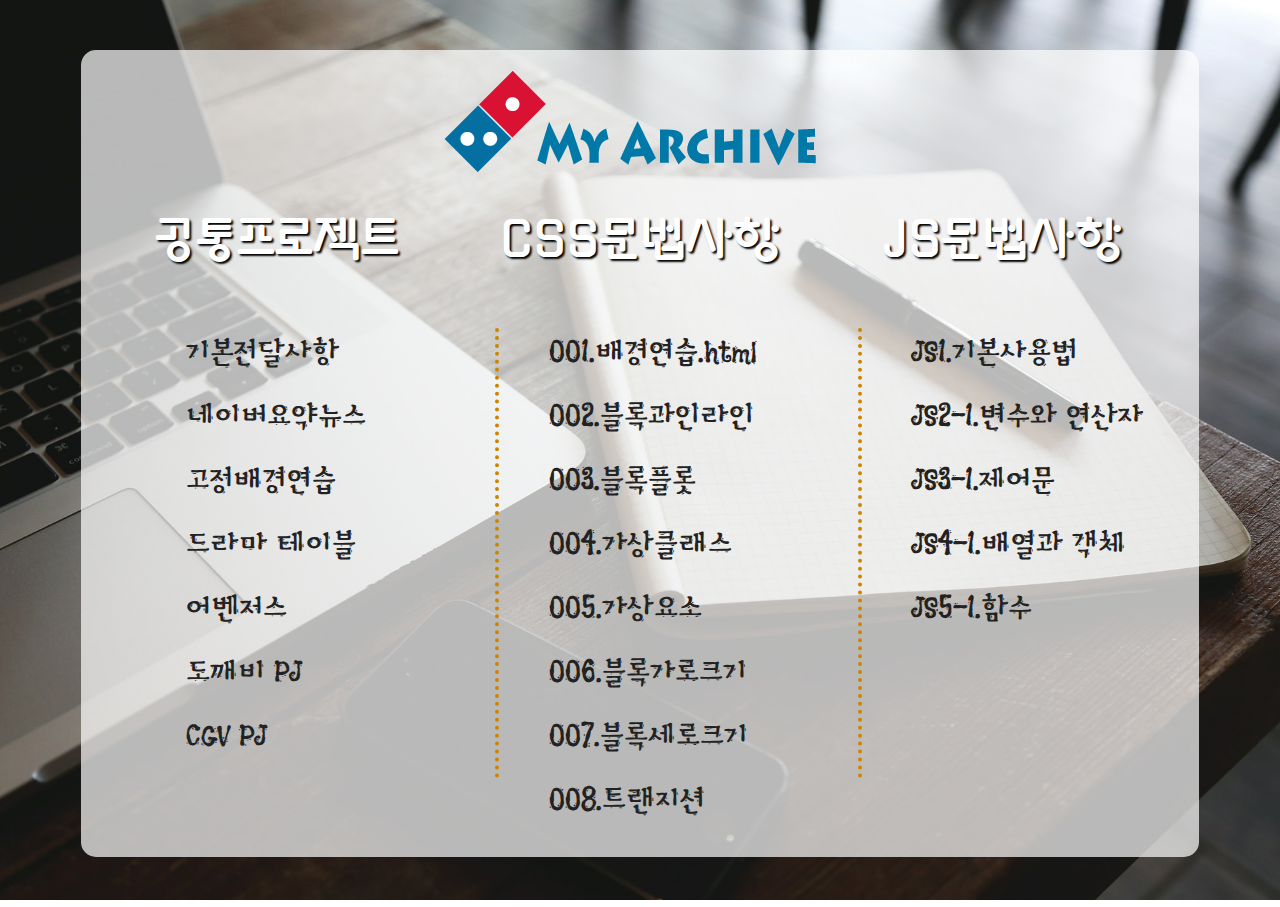
<file: index.html>
<!DOCTYPE html>
<html lang="ko">
<head>
    <meta charset="UTF-8">
    <title>나의 아카이브 페이지</title>
    <style>
        @import url('https://fonts.googleapis.com/css2?family=Black+And+White+Picture&family=Gugi&display=swap');

        /*             
                font-family: 'Black And White Picture', sans-serif;
                font-family: 'Gugi', sans-serif;
            */

        html,
        body,
        h1,
        h2 {
            margin: 0;
            padding: 0;
        }

        html,
        body {
            overflow-x: hidden;
        }

        body {
            background: url(./imgs/worksbg.jpg) no-repeat fixed center/cover;
        }

        /* 초기화 */
        ul {
            margin: 0;
            padding: 0;
            list-style: none;
        }

        a {
            color: #222;
            text-decoration: none;
        }

        .wrap {
            width: 1200px;
            max-width: 85%;
            background-color: rgba(255, 255, 255, 0.7);
            margin: 0 auto;
            margin-top: 50px;
            margin-bottom: 50px;
            border-radius: 15px;
            padding: 15px;
            white-space: nowrap;
        }

        .tit {
            text-align: center;
        }

        .tit img {
            max-width: 80%;
            /* 이미지 크기의 80%보다 작아질때 최대 80%크기유지!
            이 사이즈 보다 크면 원래 이미지 사이즈를 유지함! */
        }

        /* 프로젝트 박스 */
        .pbx {
            display: flex;
            /* 자식 블록요소를 옆으로 흐르게함! */
        }

        .pbx>div {
            position: relative;
            flex: 1;
            /* 부모가 flex인 자식을 등분할시 설정값은 1 */
            padding: 10px;
        }

        .pbx h2 {
            font-family: 'Gugi', sans-serif;
            color: #fff;
            font-weight: normal;
            text-shadow: 2px 2px 2px #000;
            font-size: 3rem;
            text-align: center;
        }

        .pbx ul {
            padding-top: 50px;
        }

        .pbx ul li {
            padding-left: 5rem;
        }

        .pbx>div+div::before {
            content: '';
            position: absolute;
            width: 1px;
            height: 70%;
            top: 20%;
            left: 10%;
            border-left: 4px dotted rgb(204, 133, 0);

        }

        .pbx a {
            font-family: 'Black And White Picture', sans-serif;
            font-size: 2rem;
            line-height: 2;
        }

        .pbx a:hover {
            color: rgb(251, 123, 48);
            text-decoration: overline;
        }

        /* 미디어쿼리 - 1000px이하 */
        @media screen and (max-width:1000px) {

            .pbx {
                flex-direction: column;
                /* 레이아웃 진행방향 세로! */
                text-align: center;
            }

            .pbx>div+div::before {
                width: 60%;
                height: 1px;
                top: -10px;
                left: 20%;
                border-left: none;
                border-bottom: 4px dotted rgb(204, 133, 0);


            }

            .pbx>div:last-child {
                margin-top: 50px;
            }

            .pbx ul li {
                padding-left: 0;
            }

            .pbx a {
                font-size: 7vmin;
            }

            .pbx h2 {
                font-size: 8vmin;
            }
        }

        /* 1000px이하 */
    </style>
</head>
<body><div class="wrap">
    <h1 class="tit">
        <img src="imgs/mylogo_14.png" alt="아카이브로고">
    </h1>

    <div class="pbx">
        <!-- 공통프로젝트 -->
        <div>
            <h2>공통프로젝트</h2>
            <ul>
                <li>
                    <a href="001.HTML학습/01.Info_PJ/info.html" target="_blank">
                        기본전달사항
                    </a>
                </li>
                <li>
                    <a href="001.HTML학습/01.Info_PJ/index.html" target="_blank">
                        네이버요약뉴스
                    </a>
                </li>
                <li>
                    <a href="001.HTML학습/04.Robot_PJ/fixedBG.html" target="_blank">
                        고정배경연습
                    </a>
                </li>
                <li>
                    <a href="001.HTML학습/02.Drama_PJ/drama1.html" target="_blank">
                        드라마 테이블
                    </a>
                </li>
                <li>
                    <a href="001.HTML학습/04.Robot_PJ/avengers.html" target="_blank">
                        어벤저스
                    </a>
                </li>
                <li>
                    <a href="001.HTML학습/03.DKB_PJ_v2/" target="_blank">
                        도깨비 PJ
                    </a>
                </li>
                <li>
                    <a href="001.HTML학습/07.CGV_PJ/003.site_v2/intro.html" target="_blank">
                        CGV PJ
                    </a>
                </li>
            </ul>
        </div>
        <!-- CSS문법사항 -->
        <div>
            <h2>CSS문법사항</h2>
            <ul>
                <li>
                    <a href="002.CSS학습/001.배경연습.html" target="_blank">
                        001.배경연습.html
                    </a>
                </li>
                <li>
                    <a href="002.CSS학습/002.블록과인라인.html" target="_blank">
                        002.블록과인라인
                    </a>
                </li>
                <li>
                    <a href="002.CSS학습/003.블록플롯.html" target="_blank">
                        003.블록플롯
                    </a>
                </li>
                <li>
                    <a href="002.CSS학습/004.가상클래스.html" target="_blank">
                        004.가상클래스
                    </a>
                </li>
                <li>
                    <a href="002.CSS학습/005.가상요소.html" target="_blank">
                        005.가상요소
                    </a>
                </li>
                <li>
                    <a href="002.CSS학습/006.블록가로크기.html" target="_blank">
                        006.블록가로크기
                    </a>
                </li>
                <li>
                    <a href="002.CSS학습/007.블록세로크기.html" target="_blank">
                        007.블록세로크기
                    </a>
                </li>
                <li>
                    <a href="002.CSS학습/008.트랜지션.html" target="_blank">
                        008.트랜지션
                    </a>
                </li>
            </ul>
        </div>
        <!-- JS문법사항 -->
        <div>
            <h2>JS문법사항</h2>
            <ul>
                <li>
                    <a href="003.JS학습/JS1.기본사용법.html" target="_blank">
                        JS1.기본사용법
                    </a>
                </li>
                <li>
                    <a href="003.JS학습/JS2-1.변수와연산자.html" target="_blank">
                        JS2-1.변수와 연산자
                    </a>
                </li>
                <li>
                    <a href="003.JS학습/JS3-1.제어문.html" target="_blank">
                        JS3-1.제어문
                    </a>
                </li>
                <li>
                    <a href="003.JS학습/JS4-1.배열과객체.html" target="_blank">
                        JS4-1.배열과 객체
                    </a>
                </li>
                <li>
                    <a href="003.JS학습/JS5-1.함수.html" target="_blank">
                        JS5-1.함수
                    </a>
                </li>
            </ul>
        </div>
    </div>
</div></body>
</html>
</file>
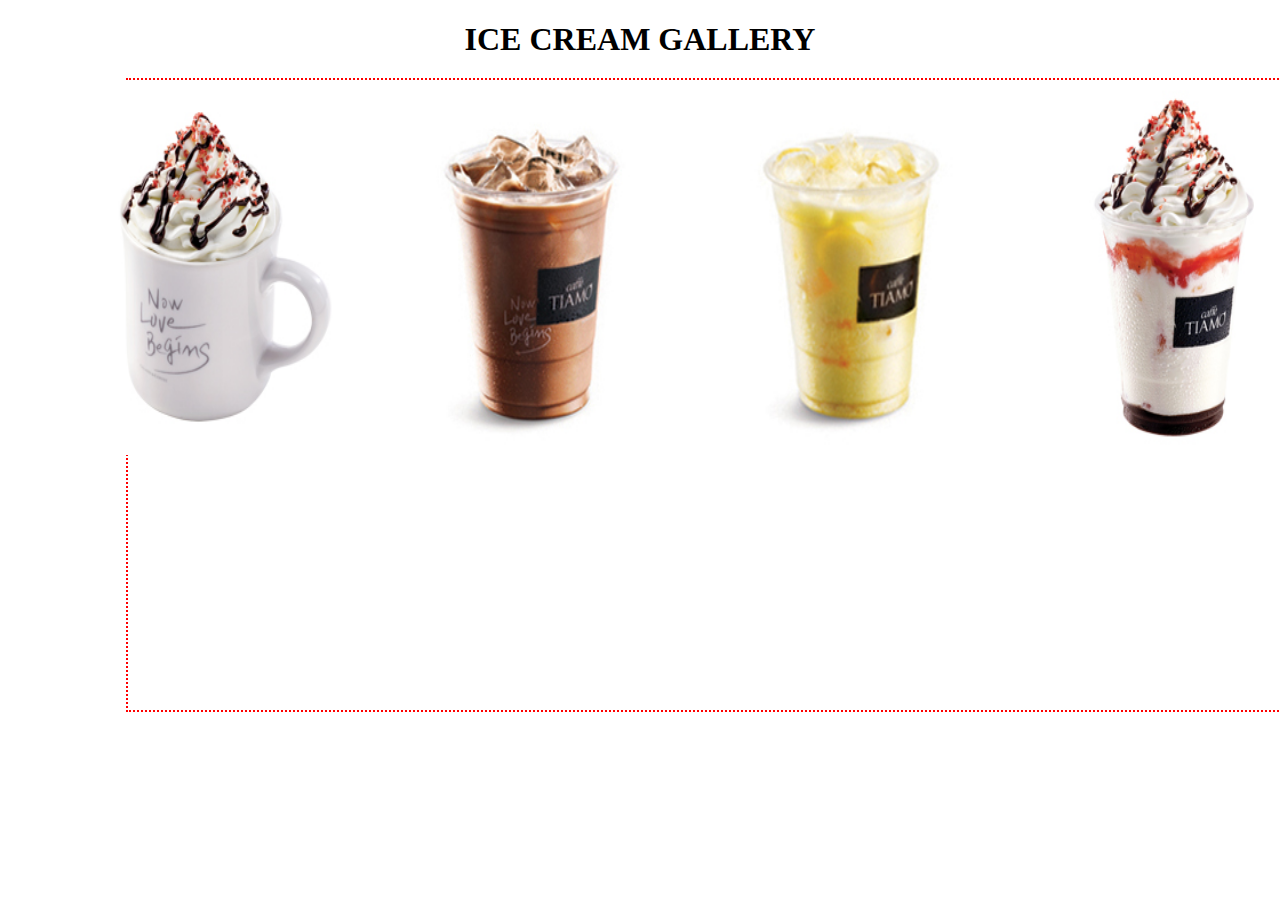
<file: 999.코드테스트/index.html>
<!DOCTYPE HTML>
<html>

<head>
    <meta charset="utf-8">
    <title>무한이동</title>
    <style>
        html,
        body {
            padding: 0;
            margin: 0;
            width: 100%;
            height: 100%;
        }

        body {
            overflow: hidden;
        }

        ul {
            padding: 0;
            margin: 0;
            list-style: none;
        }




        /*움직일 갤러리 화면크기의 부모박스*/
        #handle {
            position: relative;
            left: 10%;
            /* 테스트시 left밀기 */
            height: 70%;
            width: 100%;
            /* overflow: hidden; */
            outline: 2px dotted red;

        }

        /*움직일박스*/
        #move {
            position: relative;
            height: 100%;
        }

        #move img {
            position: relative;
            width: 320px;
            height: 375px;
        }

        /*플렉스박스!*/
        #move>ul {
            display: flex;
        }


        h1 {
            text-align: center;
        }
    </style>

    <script>
        window.addEventListener("load", () => {

            // 움직일 대상
            let tg = document.querySelector("#move");
            // 하위 ul 
            let wlst = tg.querySelector("ul");
            // 이동수치변수
            let num = 0;

            function mymv() {



                tg.style.left = num + "px";

                // 이미지 하나당 크기보다 작아지면
                if (num < -320) {

                    // 하위 li 갱신하기
                    let lst = wlst.querySelectorAll("li");
                    // 맨앞요소 맨뒤로
                    wlst.appendChild(lst[0]);
                    // 수치값 초기화!
                    num = 0;
                }

                num--; // 1씩감소

                // 재귀호출
                setTimeout(mymv, 10);
            } /////// mymv 함수 /////////////

            // 최초호출
            mymv();

        }); ///////// load ///////////////////
    </script>


</head>

<body>

    <h1 class="dselect">ICE CREAM GALLERY</h1>
    <div id="handle">
        <div id="move">
            <ul class="dselect">
                <li><img src="images/1.jpg" alt="items"></li>
                <li><img src="images/2.jpg" alt="items"></li>
                <li><img src="images/3.jpg" alt="items"></li>
                <li><img src="images/4.jpg" alt="items"></li>
                <li><img src="images/5.jpg" alt="items"></li>
                <li><img src="images/6.jpg" alt="items"></li>
                <li><img src="images/7.jpg" alt="items"></li>
                <li><img src="images/8.jpg" alt="items"></li>
                <li><img src="images/9.jpg" alt="items"></li>
                <li><img src="images/10.jpg" alt="items"></li>
                <li><img src="images/11.jpg" alt="items"></li>
                <li><img src="images/12.jpg" alt="items"></li>
                <li><img src="images/13.jpg" alt="items"></li>
                <li><img src="images/14.jpg" alt="items"></li>
                <li><img src="images/15.png" alt="items"></li>
                <li><img src="images/16.png" alt="items"></li>
                <li><img src="images/17.png" alt="items"></li>
                <li><img src="images/18.jpg" alt="items"></li>
                <li><img src="images/19.jpg" alt="items"></li>
                <li><img src="images/20.png" alt="items"></li>
                <li><img src="images/21.png" alt="items"></li>
                <li><img src="images/22.png" alt="items"></li>
                <li><img src="images/23.jpg" alt="items"></li>
                <li><img src="images/24.jpg" alt="items"></li>
            </ul>
        </div>
    </div>

</body>

</html>
</file>
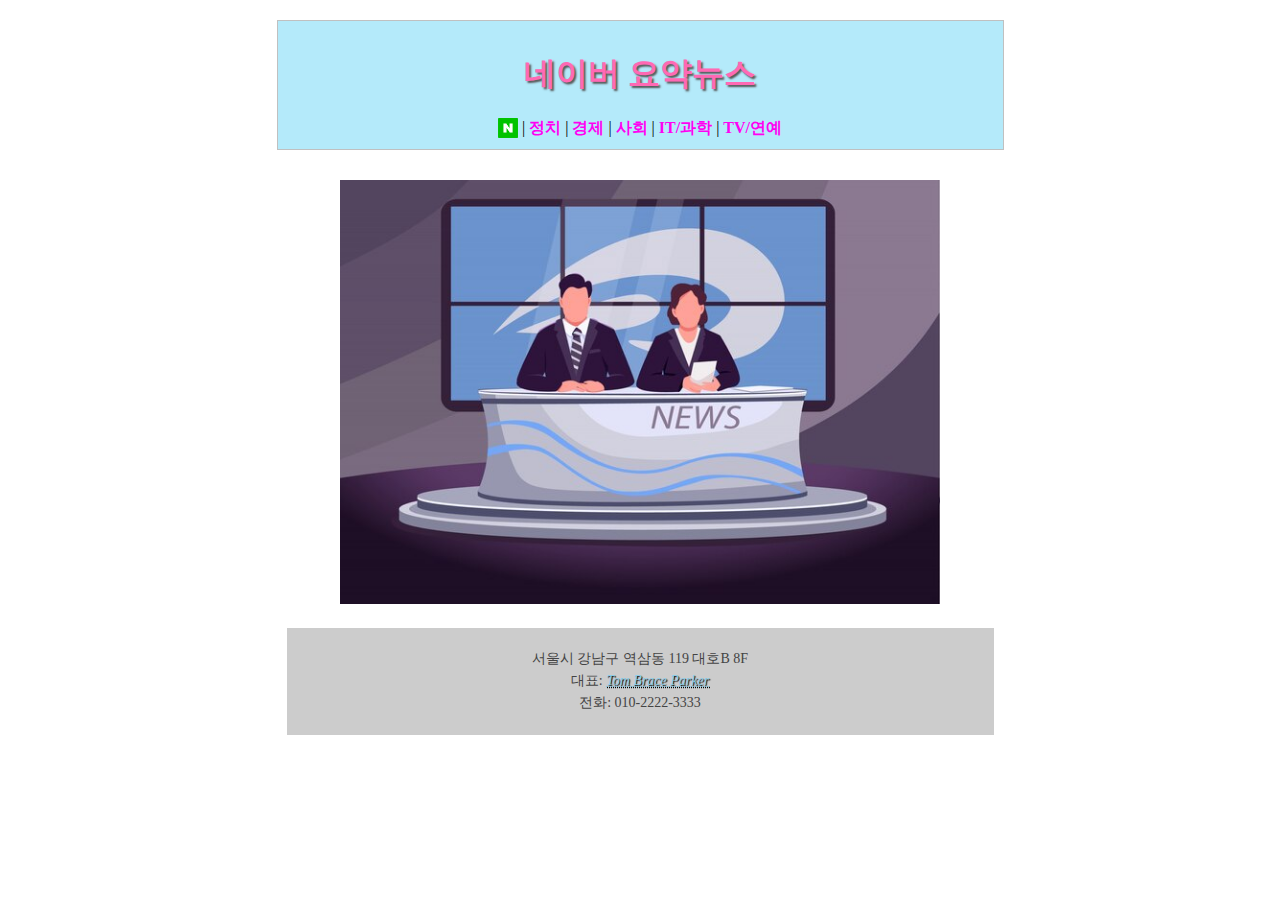
<file: 001.HTML학습/01.Info_PJ/index.html>
<!DOCTYPE html>
<html>
    <head>
        <title>네이버 요약뉴스</title>
        <meta charset="utf-8">
        <!-- 스타일시트 코딩구역 : 인터널방식 -->
        <style>
            /* 스타일시트를 사용하는 영역 */
            /* CSS문법만 쓸 수 있음! */
            /* 
                기본 사용법:

                선택자 {
                    속성명:값;
                }

                - 선택자: 태그명, 아이디명, 클래스명 등
                - 속성명: 각 요소를 구성하는 상세속성들
                - 값: 각 속성에서 사용할 수 있는 값들

                [ CSS 선택자 ]
                1. 타입선택자 : 요소명 (예:h1/a/p/div)
                2. 자손선택자 : 띄어쓰기 (예: h1 a)
                3. 아이디선택자 : # (예: #my)
                4. 클래스선택자 : . (예: .you)
                5. 직계자식선택자: > (예: div>a)
                6. 그룹선택자: , (예: p,div)
                7. 종속선택자: 태그명+아이디/클래스명
                    (예: header#top)
                8. 속성선택자: [] (예: a[href=#])
                9. 형제선택자: + (예: li+li)
                10. 다중형제선택자: ~ (틸드)
                    (예: li:nth-child(4)~li)

                [ 요소의 박스모델 ] - 네모난세상!
                - 네모의 구성요소는?
                1. 가로크기 : width
                2. 세로크기 : height
                3. 경계선 : border
                4. 안쪽여백 : padding
                5. 바깥여백 : margin
            */

            /* 공통클래스 */
            /* box center의 의미로 이름지음! 자기맘! */
            .bxc{
                width: 727px;
                /* 가로크기 */
                margin: 0 auto;
                /* 마영오! 블록박스 중앙! */
                padding: 10px;
                /* 패딩 */
                box-sizing: border-box;
                /* 크기유지 */
                text-align: center;
                /* 내부컨텐츠 인라인 중앙 */
            }
            /* 다중클래스 적용연습 */

            /* 글자색,글자그림자 클래스 */
            .fc{ 
                color: skyblue;
                text-shadow: 1px 1px 1px #000;
            }
            /* 밑줄 */
            .fu{
                text-decoration: underline;
                /* 밑줄 */
                text-decoration-style: dotted;
                /* 데코레이션 선 스타일 - 점선 */
            }
            
            /* 1. 상단영역 */
            header{
                /* 블록박스 셋팅 */
                width: 727px;
                /* height: 200px; */
                border: 1px solid silver;
                padding: 10px;
                margin: 20px auto;

                /* 블록박스 중앙정렬!
                    margin: 0 auto;
                    마영오! 씨

                    margin: 값; (4방향)
                    margin: 값 값; (위아래 양쪽)
                    margin: 값 값 값; (위 양쪽 아래)
                    margin: 값 값 값 값; (위 오른 아래 왼) -> 시계방향

                    -> padding도 위와 같음!

                    개별설정은
                    margin-top, margin-bottom
                    margin-left, margin-right

                    -> padding도 위와 같음!


                */
                /* 
                    width나 height크기를 안주면
                    기본값 auto다!
                    블록박스인 경우 width는 부모끝까지
                    차지하고 height는 내용만큼 늘어남!
                */

                /* 내부의 텍스트/인라인요소 중앙정렬 */
                text-align: center;

                /* 배경색 주기 */
                background-color: #b4eafa;

                /* 보더, 패딩 사이즈 내부에 포함시키기 */
                box-sizing: border-box;/* 젠 bxb */
                /* 원래는 보더와 패딩만큼 커지는게 기본
                속성이지만 이것을 내부에 포함시키는
                속성은 위와 같다! 
                기본값은 content-box */
            }

            /* 띄어쓰기는 자손선택자! */
            /* 아이디가 top인 요소의 자손 중 h1선택 */
            #top h1{
                /* 글자색 */
                color: hotpink;
                /* 글자그림자 */
                text-shadow: 2px 2px 2px #555;
            }

            /* 메뉴 */
            .gnb a{
                color: #ff01f2;
                /* 밑줄없앰 */
                text-decoration: none;/* 젠tdn */
                /* text-decoration 속성
                    - underline 밑줄
                    - overline 윗줄
                    - linethrough 중간줄
                    - none 없음
                */
                /* 글자 두껍게 */
                font-weight: bold;/* 젠fwb */
                /* font-weight 속성
                    - bold 두껍게
                    - bolder 더두껍게
                    - lighter 얇게
                    - 100~900
                    (기본적으로 글자체가 지원해야됨!)
                */
            }

            /* 메뉴 a에 마우스 오버시 */
            /* 선택자:hover -> 마우스 오버시 가상클래스 */
            .gnb>a:hover{
                text-decoration: overline;/* 밋tdo */
            }


            /* 로고이미지 */
            /* nav태그인데 클래스가 gnb인 요소 아래 자손중 img요소 선택 */
            nav.gnb img{
                /* 인라인요소가 세로정렬 */
                vertical-align: -5px;/* 젠va */
                /* 
                    값은 수치로 줄 수 있고
                    top, middle, bottom, baseline 등 있음
                */
            }

            /* 하단 주소 */
            footer#info address {
                background-color: #ccc;
                padding: 20px;
                font-style: normal;
                /* 글자 스타일 
                - italic 이탤릭체
                - normal 특징없음 */
                color: #444;
                font-size: 14px;
                /* 글자크기
                - 기본크기는 16px
                12pt=16px (이육사) */
                line-height: 1.6;
                /* 줄간격
                - 단위없이 사용하면 글자크기배수
                - px, em 등 여러가지 단위사용가능 */
            }

            /* 영문이름만 이탤릭체 */
            #info span{
                font-style: italic;
            }


        </style>

    </head>
    <body>
        <!-- 1. 상단영역 -->
        <header id="top">
            <!-- 1-1. 제목 -->
            <h1>네이버 요약뉴스</h1>
            <!-- 1-2. 메뉴 -->
            <nav class="gnb">
                <a href="index.html" title="메인페이지 가기">
                    <img src="images/logo.png" alt="네이버로고" style="width: 20px;">
                </a> | 
                <a href="sub1.html">정치</a> | 
                <a href="sub2.html">경제</a> | 
                <a href="sub3.html">사회</a> | 
                <a href="sub4.html">IT/과학</a> | 
                <a href="sub5.html">TV/연예</a>

            </nav>
        </header>
        <!-- 2. 메인영역 -->
        <main id="cont" class="bxc">
            <!-- 메인이미지 -->
            <img src="images/main.jpg" alt="뉴스메인이미지" title="요약뉴스 보고싶다!" style="width: 600px;">
        </main>
        <!-- 3. 하단영역 -->
        <footer id="info" class="bxc">
            <!-- 회사주소 및 정보 -->
            <address>
                서울시 강남구 역삼동 119 대호B 8F <br>
                대표: <span class="fc fu">Tom Brace Parker</span> <br>
                전화: 010-2222-3333
            </address>
        </footer>

        <!-- 
            [ html 요소들 ]

            1. div : 컨텐츠 구분박스
             (divide,division)
             -> 옆에 아무것도 못옴->블록박스

            2. div의 형제들 소개!!
            -> 어떤 부분인지 알 수 있도록
            태그에 의미가 있다->>>> 시멘틱태그
            (1) header - 상단영역
            (2) footer - 하단영역
            (3) main - 메인영역(한페이지에 한번만!)
            (4) nav - 네비게이션 메뉴
            (5) aside - 부수적인 내용
            (6) section - 내용 구분을 위한 영역
            (7) article - 독립적인 내용을 구분하는 영역
                (보통 article이나 section은 
                w3c heading태그를 내용으로 쓸것을 권고함!) 

            3. img요소 : 이미지를 불러오는 요소
            - src 속성 - 이미지경로셋팅
            (source 줄임말)
            - alt 속성 - 이미지설명
            -> alt는 필수속성으로 웹접근성을 위한속성
            (웹접근성은 평등의 원칙으로 누구나 이미지의
             경우 이미지 설명을 들어볼 수 있게함!-
              스크린리더기에서 이것을 읽어줌~!)

            4. address 요소 : 주소나 대표자,전화번호 등을 담는 요소
            -> 태그명이 "주소"라는 뜻이 있으므로
             시멘틱!하다! (의미가 있다!)

            5. span 요소 : 인라인요소 범위지정
            -> span은 '범위'라는 의미의 단어
            _______________________________

            [ 요소 공통 속성 - 어느요소나 쓸 수 있음! ]

            1. style 속성 - css 셋팅을 해주는 인라인속성
                -> 값은 아래와 같이 셋팅함
                style="속성명:값;속성명:값;"
                _________________________
                :콜론, ;세미콜론 잘 구분하자!


            2. title 속성 - 툴팁을 띄워주는 속성

            _______________________________

            [ html 요소 이름 ]
            1. id명: 요소를 구분해주는 이름(유일함!) 
            2. class명: 요소를 공통적으로 구분하는 이름
            -> 클래스는 한 요소에 여러개 적용가능함!
            (띄어쓰기로 구분함!)
            예) 
            <h1 id="my" class="rbb coo ytt">하하</h1>

         -->
    </body>
</html>
</file>
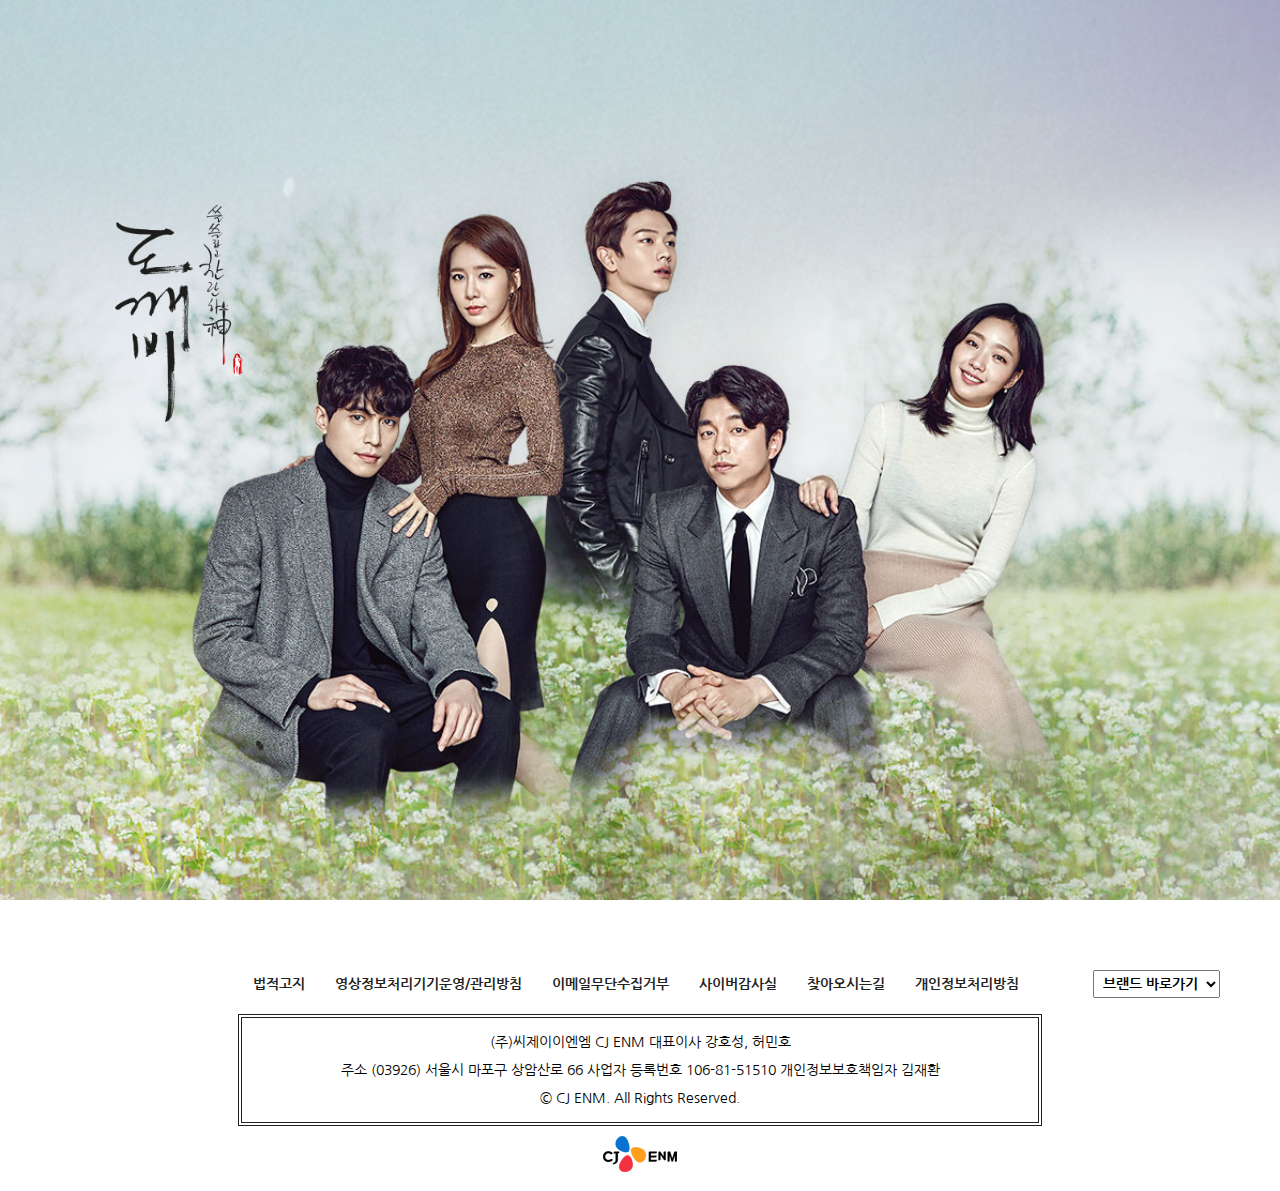
<file: 001.HTML학습/03.DKB_PJ/index.html>
<!DOCTYPE html>
<html>

<head>
    <meta charset="utf-8">
    <!-- 메타태그 뷰포트 필수! -->
    <meta name="viewport" content="width=device-width, initial-scale=1.0">
    <!-- meta태그에 사이트 설명넣기 -->
    <meta name="description" content="드라마 도깨비의 캐릭터를 소개하는 tvN 서브소개 페이지입니다!">
    <title>
        쓸쓸하고 찬란하신(神) 도깨비
    </title>
    <link rel="stylesheet" href="css/main.css">
    <!-- 미디어쿼리 CSS -->
    <link rel="stylesheet" href="css/media.css">
    <!-- 자바스크립트 구역 -->
    <script>
        // JS 주석1
        /* JS 주석2 */
        // JS 코드 저장공간 -> 함수(호출시에만 실행!)

        // 함수는 키워드 function 을 사용함!
        // 함수형식: function 함수명(){코드}

        function 바꿔(){

            // 1. 함수호출확인 : 경고창 띄우기
            // alert("나야나!");

            // 2. 변경대상선정 : .top
            // 변수에 대상을 담자!
            // 변수는 데이터가 사는 곳!
            // 여기를 봐!!! var
            // JS에서 점(.)은 하위요소로 내려감!
            // 우주.은하계.태양계.지구.대한민국.강남구.그린
            // JS는 명령문 끝에 세미콜론(;)을 쓴다!
            // JS에서 이퀄(=)은 오른쪽 데이터가 왼쪽에 들어감!
            // 이것을 '할당'이라고 함!
            var 대상 = 
            document.getElementsByClassName("top").item(0);
            // 문서 탐색하기!
            // (1) html문서 전체 -> document
            // (2) 문서내용 중 아이디요소 -> get Element
            //                              가져와 요소
            //                              By Id
            //                              아이디로!
            // -----> getElementById(아이디명)
            // (3) 문서내용 중 클래스요소 -> get Elements
            //                              가져와 요소들
            //                              By ClassName
            //                              클래스로!
            // -----> getElementByClassName(클래스명)
            // 주의! 클래스는 여러개 사용하는 것이므로
            // 무조건 순번으로 선택함! 첫번째는 0번!
            // ------> getElementByClassName(클래스명).item(0)
            // item(순번) -> 여러개 요소중 몇번째 순번 선택!

            // 3. 대상에게 클래스 넣기!
            대상.classList.toggle("on");
            /************************************** 
                [ 요소에 클래스를 넣고 빼는 객체 ]

                classList 객체

                (1) add 메서드 : 
                    add(클래스명) - 클래스넣기
                (2) remove 메서드 : 
                    remove(클래스명) - 클래스빼기
                (3) toggle 메서드 : 
                    toggle(클래스명) - 클래스넣기/빼기
                    -> 해당클래스가 없으면 넣고
                        있으면 제거함!

                    toggle(토글)은 하나가 2개이상의 기능을
                    할때 부르는 단어임!
                ____________________________________
                - 객체는 미리 만들어진 프로그램 단위체
                - 메서드는 객체안에 만들어진 함수
                - 함수는 명령어 집합

            **************************************/

        } //////// 바꿔 함수 ////////
    </script>
</head>

<body class="scbar">
    <!-- 레이아웃: 기본적으로 이중박스구조
        1. 겉박스 : width가 auto인 끝까지 가는 블록박스
        2. 속박스 : width가 특정 px을 가지는 중앙정렬 블록박스
    -->

    <!-- 1. 상단영역 -->
    <div id="top">
        <header class="ibx top">
            <!-- 메인로고 -->
            <h1 id="logo">
                <img src="images/tvnlogo2.png" alt="tvN로고">
            </h1>
            <!-- sns메뉴 -->
            <div class="snsbx ibx">
                <nav class="sns">
                    <ul>
                        <li>
                            <a href="#">로그인</a>
                        </li>
                        <li>
                            <a href="#">회원가입</a>
                        </li>
                        <li>
                            <a href="#">
                                <span class="ir">
                                    트위터 바로가기
                                </span>
                            </a>
                        </li>
                        <li>
                            <a href="#">
                                <span class="ir">
                                    페이스북 바로가기
                                </span>
                            </a>
                        </li>
                        <li>
                            <a href="#">
                                <span class="ir">
                                    인스타그램 바로가기
                                </span>
                            </a>
                        </li>
                    </ul>
                </nav>
            </div>
            <!-- GNB메뉴 -->
            <nav class="gnb">
                <ul>
                    <li class="sm sm1">
                        <a href="#">프로그램소개</a>
                        <!-- 서브메뉴 -->
                        <div class="smenu">
                            <ol>
                                <li>
                                    <a href="#">프로그램 소개</a>
                                </li>
                                <li>
                                    <a href="#">인물소개</a>
                                </li>
                                <li>
                                    <a href="#">인물관계도</a>
                                </li>
                            </ol>
                        </div>
                    </li>
                    <li>
                        <a href="#">미리보기</a>
                    </li>
                    <li class="sm sm2">
                        <a href="#">동영상</a>
                        <!-- 서브메뉴 -->
                        <div class="smenu">
                            <ol>
                                <li>
                                    <a href="#">클립영상</a>
                                </li>
                                <li>
                                    <a href="#">다시보기</a>
                                </li>
                                <li>
                                    <a href="#">예고편</a>
                                </li>
                                <li>
                                    <a href="#">스페셜</a>
                                </li>
                            </ol>
                        </div>
                    </li>
                    <li class="sm sm3">
                        <a href="#">사진첩</a>
                        <!-- 서브메뉴 -->
                        <div class="smenu">
                            <ol>
                                <li>
                                    <a href="#">현장 포토</a>
                                </li>
                                <li>
                                    <a href="#">대표 포스터</a>
                                </li>
                            </ol>
                        </div>
                    </li>
                    <li>
                        <a href="#">OST</a>
                    </li>
                    <li>
                        <a href="#">시청자 게시판</a>
                    </li>
                </ul>
            </nav>
            <!-- 모바일용 햄버거버튼 : 햄버거모양(ㄷ한자키) -->
            <button class="ham" onclick="바꿔()"></button>
        </header>
    </div>
    <!-- 2. 메인영역 -->
    <div>
        <main class="ibx cont">
            <!-- 캐릭터박스 -->
            <div id="cbx">
                <!-- 1.공유캐릭터 -->
                <div class="cat">
                    <!-- 캐릭터이미지박스 -->
                    <div class="ci">
                        <!-- 캐릭터이미지 -->
                        <img src="./images/dc1.png" alt="공유">
                        <!-- 캐릭터이름이미지 -->
                        <span>
                            <img src="./images/d01.png" alt="진한이름">
                            <img src="./images/d011.png" alt="흐린이름">
                        </span>
                    </div>
                    <!-- 캐릭터설명박스 -->
                    <div class="cd scbar">
                        <!-- 캐릭터 타이틀 -->
                        <h3>도깨비(김신), 939세</h3>
                        <!-- 캐릭터 설명 -->
                        <p>백성들은 그를 신(神)이라고 불렀다. 시뻘건 피를 뒤집어쓴 채 푸르게 안광을 빛내며 적들을 베는 그는 문자 그대로의 무신(武神)이었으나, 자신이 지키던 주군의 칼날에
                            죽었다. 영웅으로 살다 역적으로 죽어가던 김신에게 천상의 존재는 상인지 벌인지 모를 늙지도 죽지도 않는 생을 주었고, 그로부터 935년 동안 도깨비로 살았다. 심장에
                            검을 꽂은 채로. </p>

                        <p>“오직 도깨비 신부만이 그 검을 뽑을 것이다.” 지독히 낭만적인 저주였다. 그래서 쉬울 줄 알았지만 그가 만난 어떤 여자도 검을 발견하지 못한 채 불멸을 살던 어느날.
                            자신을 도깨비 신부라고 소개하는 열아홉 살 소녀 은탁과 맞닥뜨린다. 그에게 도깨비 신부는 고통에서 벗어나 소멸할 수 있는 도구였다. 달리 말하면 은탁은 자신을 죽일
                            수 있는 유일무이한 무기였다. </p>

                        <p>죽고 싶게 괴로운 날은 은탁의 환심을 샀다가 아직 죽긴 일러 싶은 날은 멀리 했다가 하루에도 열 두 번씩 마음이 오락가락 했다. 은탁의 웃음에 그는 몇 번이나 어딘가를
                            돌아보고 싶은 마음에 사로잡혔다. 돌아서 한 번 더 보려는 것이 불멸의 삶인가, 너의 얼굴인가. 아, 너의 얼굴인 것 같다</p>
                    </div>
                </div>
                <!-- 2.김고은캐릭터 -->
                <div class="cat">
                    <!-- 캐릭터이미지박스 -->
                    <div class="ci">
                        <!-- 캐릭터이미지 -->
                        <img src="./images/dc2.png" alt="김고은">
                        <!-- 캐릭터이름이미지 -->
                        <span>
                            <img src="./images/d02.png" alt="진한이름">
                            <img src="./images/d022.png" alt="흐린이름">
                        </span>
                    </div>
                    <!-- 캐릭터설명박스 -->
                    <div class="cd scbar">
                        <h3>지은탁, 19세</h3>

                        <p>대한민국의 평범한 고3 수험생, 이고 싶지만 그녀의 인생은 태어날 때부터 평범하지 않았다. 어려서부터 다른 사람들 눈엔 보이지 않는 죽은 혼들이 보였고, 때문에 친구들
                            사이에선 늘 외톨이였다. 엄마 없는 하늘 아래 못된 이모와 이모를 꼭 닮은 이모 자식들의 모진 구박을 견디며 지낸 지 꼬박 십년. 온갖 불행 소스를 다 때려 넣은
                            잡탕 같은 이 인생이 어이가 없는 와중에, 도깨비를 만났다. 그리고 은탁은 도깨비 신부가 될 운명이란다. </p>

                        <p>미스터리 호러 가난물이었던 인생에 갑자기 판타지라는 이상한 장르가 끼었다. 촛불을 끄면 항상 도깨비가 나타났다. 호기심에 불러냈던 게 습관이 되고, 안 보면 보고
                            싶고, 도깨비를 기다리는 일은 아직 오지 않은 좋은 미래를 기다리는 것처럼 설렜다. 감정 기복이 심해서 성가실 때도 있지만, 가슴에 검이 꽂힌 채로 살면 그렇게
                            되겠거니 싶어 봐주기로 한다. 근데 그 검을 나보고 뽑아달란다. 그 말이 꼭 끝내자는 말처럼 아프다.</p>
                    </div>
                </div>
                <!-- 3.이동욱캐릭터 -->
                <div class="cat">
                    <!-- 캐릭터이미지박스 -->
                    <div class="ci">
                        <!-- 캐릭터이미지 -->
                        <img src="./images/dc3.png" alt="이동욱">
                        <!-- 캐릭터이름이미지 -->
                        <span>
                            <img src="./images/d03.png" alt="진한이름">
                            <img src="./images/d033.png" alt="흐린이름">
                        </span>
                    </div>
                    <!-- 캐릭터설명박스 -->
                    <div class="cd scbar">
                        <h3>저승사자, 30대 후반 추정</h3>

                        <p>죽는다는 건, 그와 선약이 생기는 거다. 누구나 그를 보면 놀란다. 처음엔 잘생겨서, 그 다음엔 내가 죽었구나 싶어서. 생의 마지막 순간에 마중 나오면서까지 저렇게
                            섹시할 필요가 있을까 싶다. 도깨비인 김신과 함께 살면서 하루에 열두 번씩 바뀌는 신의 변덕에 인내심이 한계를 느낄 때마다, 전생에 뭔 큰 죄를 짓긴 지었구나 싶지만
                            전생에 무엇이었는지, 인간이긴 했는지, 어떻게 저승사자가 됐는지 전혀 모른다. </p>

                        <p>죽음에서 눈을 떠보니 이미 저승사자였다. 저승사자가 되고 나선 날을 세는 것을 잊어버렸다. 그가 세어나가는 것은 무수한 망자들의 혼뿐. </p>

                        <p>그러던 어느 날, 우연히 마주친 한 여자, 써니에 현기증을 느꼈다. 처음 보는 게 분명한데 오래 그리워한 기분이었다. 써니의 예측 불가한 행동들은 상상력을 발휘해야
                            했고, 그의 서툰 행동들은 하나같이 오답이었다. 이게 다 연애를 드라마로만 배운 탓이다. 그는 헷갈렸다. 이것은 신의 계획일까, 실수일까.</p>
                    </div>
                </div>
                <!-- 4.유인나캐릭터 -->
                <div class="cat">
                    <!-- 캐릭터이미지박스 -->
                    <div class="ci">
                        <!-- 캐릭터이미지 -->
                        <img src="./images/dc4.png" alt="유인나">
                        <!-- 캐릭터이름이미지 -->
                        <span>
                            <img src="./images/d04.png" alt="진한이름">
                            <img src="./images/d044.png" alt="흐린이름">
                        </span>
                    </div>
                    <!-- 캐릭터설명박스 -->
                    <div class="cd scbar">
                        <h3>써니, 20대 중후반</h3>

                        <p>혈혈단신 천애고아. 철없이 사는 여자가 세상 살기 가장 편하다는 걸 일찍부터 깨달았다. 남자의 외모는 내면으로 들어가는 창이고, 김중배의 다이아몬드는 잡는 게 당연한
                            거고, 진정한 사랑은 통장 잔고에서 느껴진다. 누군가의 첫사랑이 되는 게 세상에서 제일 쉬웠던 써니의 나이 곧 서른이었다. </p>

                        <p>그 남자, 저승사자를 처음 만난 건 갖고 싶은 반지를 발견했을 때였다. 그는 그녀에게 양보하지 않은 최초의 남자였다. 첫눈에 반했다고 넘겨짚기엔 너무, 슬픈 눈이었다.
                            시계며 차림새만 대충 훑어도 연봉 1억에 딱 봐도 연애 못해본 모태솔로인 줄만 알았는데, 만날수록 이상한 남자다. 두문불출하기 일쑤고 직업, 나이, 과거사 그 무엇도
                            알려주지 않는다. 처음엔 그저 잘생긴 호구로 생각했는데, 그 슬펐던 눈이 자꾸 눈에 밟힌다. 동정은 특기가 아닌데도.</p>
                    </div>
                </div>
            </div>
            <!-- 드라마문구 이미지 -->
            <img src="images/dkb_main.png" alt="도깨비문구" id="dtxt">
        </main>
    </div>
    <!-- 3. 하단영역 -->
    <div id="info">
        <footer class="ibx info">
            <!-- 하단링크 -->
            <div class="blink">
                <ul>
                    <li>
                        <a href="#">법적고지</a>
                    </li>
                    <li>
                        <a href="#">영상정보처리기기운영/관리방침</a>
                    </li>
                    <li>
                        <a href="#">이메일무단수집거부</a>
                    </li>
                    <li>
                        <a href="#">사이버감사실</a>
                    </li>
                    <li>
                        <a href="#">찾아오시는길</a>
                    </li>
                    <li>
                        <a href="#">개인정보처리방침</a>
                    </li>
                </ul>
            </div>
            <!-- 회사주소 -->
            <address class="addr">
                (주)씨제이이엔엠 CJ ENM 대표이사 강호성, 허민호 <br>
                주소 (03926) 서울시 마포구 상암산로 66 사업자 등록번호 106-81-51510 개인정보보호책임자 김재환 <br>
                © CJ ENM. All Rights Reserved.
            </address>
            <!-- 하단로고 -->
            <div class="blogo">
                <img src="images/blogo.png" alt="하단로고">
            </div>
            <!-- 브랜드 바로가기 : 셀렉트박스 -->
            <select name="sel" id="sel">
                <option value="opt">브랜드 바로가기</option>
                <option value="tvn">tvN</option>
                <option value="ocn">OCN</option>
                <option value="mnet">MNET</option>
            </select>
        </footer>
    </div>

</body>

</html>
</file>
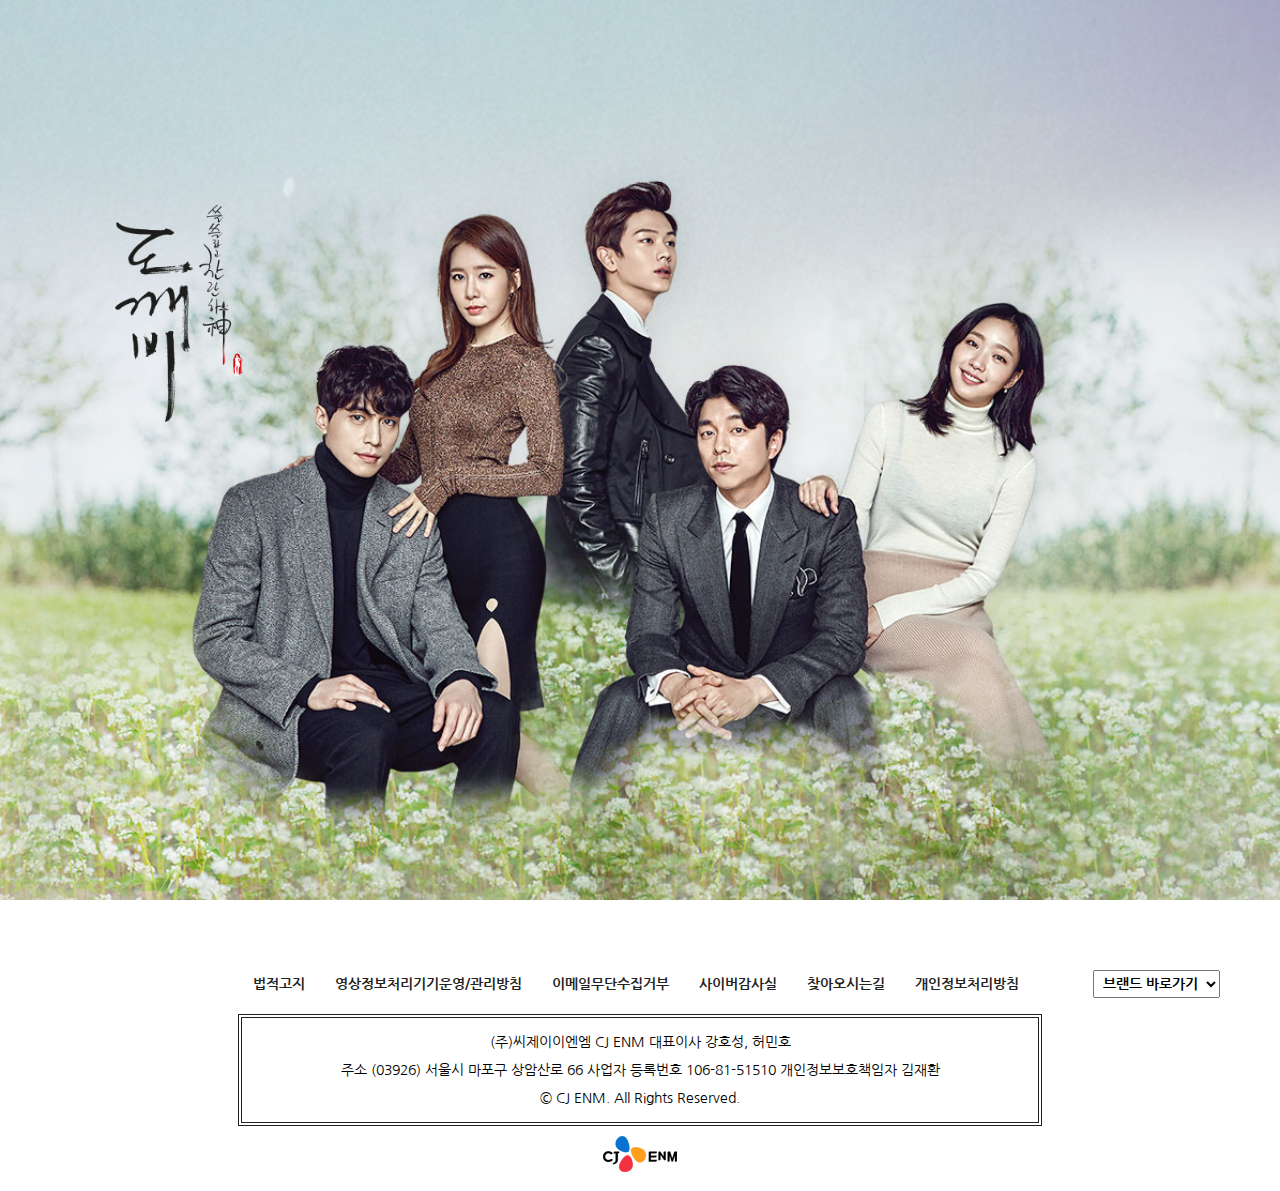
<file: 001.HTML학습/03.DKB_PJ_v2/index.html>
<!DOCTYPE html>
<html>

<head>
    <meta charset="utf-8">
    <!-- 메타태그 뷰포트 필수! -->
    <meta name="viewport" content="width=device-width, initial-scale=1.0">
    <!-- meta태그에 사이트 설명넣기 -->
    <meta name="description" content="드라마 도깨비의 캐릭터를 소개하는 tvN 서브소개 페이지입니다!">
    <title>
        쓸쓸하고 찬란하신(神) 도깨비
    </title>
    <link rel="stylesheet" href="css/main.css">
    <!-- 미디어쿼리 CSS -->
    <link rel="stylesheet" href="css/media.css">
    <!-- 자바스크립트 구역 -->
    <script src="js/common.js"></script>
    <script src="js/linksys.js"></script>
</head>

<body class="scbar">
    <!-- 레이아웃: 기본적으로 이중박스구조
        1. 겉박스 : width가 auto인 끝까지 가는 블록박스
        2. 속박스 : width가 특정 px을 가지는 중앙정렬 블록박스
    -->

    <!-- 1. 상단영역 -->
    <div id="top">
        <header class="ibx top">
            <!-- 메인로고 -->
            <h1 id="logo">
                <img src="images/tvnlogo2.png" alt="tvN로고">
            </h1>
            <!-- sns메뉴 -->
            <div class="snsbx ibx">
                <nav class="sns">
                    <ul>
                        <li>
                            <a href="#">로그인</a>
                        </li>
                        <li>
                            <a href="#">회원가입</a>
                        </li>
                        <li>
                            <a href="#">
                                <span class="ir">
                                    트위터 바로가기
                                </span>
                            </a>
                        </li>
                        <li>
                            <a href="#">
                                <span class="ir">
                                    페이스북 바로가기
                                </span>
                            </a>
                        </li>
                        <li>
                            <a href="#">
                                <span class="ir">
                                    인스타그램 바로가기
                                </span>
                            </a>
                        </li>
                    </ul>
                </nav>
            </div>
            <!-- GNB메뉴 -->
            <nav class="gnb">
                <ul>
                    <li class="sm sm1">
                        <a href="#">프로그램소개</a>
                        <!-- 서브메뉴 -->
                        <div class="smenu">
                            <ol>
                                <li>
                                    <a href="#">프로그램 소개</a>
                                </li>
                                <li>
                                    <a href="#">인물소개</a>
                                </li>
                                <li>
                                    <a href="#">인물관계도</a>
                                </li>
                            </ol>
                        </div>
                    </li>
                    <li>
                        <a href="#">미리보기</a>
                    </li>
                    <li class="sm sm2">
                        <a href="#">동영상</a>
                        <!-- 서브메뉴 -->
                        <div class="smenu">
                            <ol>
                                <li>
                                    <a href="#">클립영상</a>
                                </li>
                                <li>
                                    <a href="#">다시보기</a>
                                </li>
                                <li>
                                    <a href="#">예고편</a>
                                </li>
                                <li>
                                    <a href="#">스페셜</a>
                                </li>
                            </ol>
                        </div>
                    </li>
                    <li class="sm sm3">
                        <a href="#">사진첩</a>
                        <!-- 서브메뉴 -->
                        <div class="smenu">
                            <ol>
                                <li>
                                    <a href="#">현장 포토</a>
                                </li>
                                <li>
                                    <a href="#">대표 포스터</a>
                                </li>
                            </ol>
                        </div>
                    </li>
                    <li>
                        <a href="#">OST</a>
                    </li>
                    <li>
                        <a href="#">시청자 게시판</a>
                    </li>
                </ul>
            </nav>
            <!-- 모바일용 햄버거버튼 : 햄버거모양(ㄷ한자키) -->
            <button class="ham" onclick="바꿔()"></button>
        </header>
    </div>
    <!-- 2. 메인영역 -->
    <div>
        <main class="ibx cont">
            <!-- 캐릭터박스 -->
            <div id="cbx">
                <!-- 1.공유캐릭터 -->
                <div class="cat">
                    <!-- 캐릭터이미지박스 -->
                    <div class="ci">
                        <!-- 캐릭터이미지 -->
                        <img src="./images/dc1.png" alt="공유">
                        <!-- 캐릭터이름이미지 -->
                        <span>
                            <img src="./images/d01.png" alt="진한이름">
                            <img src="./images/d011.png" alt="흐린이름">
                        </span>
                    </div>
                    <!-- 캐릭터설명박스 -->
                    <div class="cd scbar">
                        <!-- 캐릭터 타이틀 -->
                        <h3>도깨비(김신), 939세</h3>
                        <!-- 캐릭터 설명 -->
                        <p>백성들은 그를 신(神)이라고 불렀다. 시뻘건 피를 뒤집어쓴 채 푸르게 안광을 빛내며 적들을 베는 그는 문자 그대로의 무신(武神)이었으나, 자신이 지키던 주군의 칼날에
                            죽었다. 영웅으로 살다 역적으로 죽어가던 김신에게 천상의 존재는 상인지 벌인지 모를 늙지도 죽지도 않는 생을 주었고, 그로부터 935년 동안 도깨비로 살았다. 심장에
                            검을 꽂은 채로. </p>

                        <p>“오직 도깨비 신부만이 그 검을 뽑을 것이다.” 지독히 낭만적인 저주였다. 그래서 쉬울 줄 알았지만 그가 만난 어떤 여자도 검을 발견하지 못한 채 불멸을 살던 어느날.
                            자신을 도깨비 신부라고 소개하는 열아홉 살 소녀 은탁과 맞닥뜨린다. 그에게 도깨비 신부는 고통에서 벗어나 소멸할 수 있는 도구였다. 달리 말하면 은탁은 자신을 죽일
                            수 있는 유일무이한 무기였다. </p>

                        <p>죽고 싶게 괴로운 날은 은탁의 환심을 샀다가 아직 죽긴 일러 싶은 날은 멀리 했다가 하루에도 열 두 번씩 마음이 오락가락 했다. 은탁의 웃음에 그는 몇 번이나 어딘가를
                            돌아보고 싶은 마음에 사로잡혔다. 돌아서 한 번 더 보려는 것이 불멸의 삶인가, 너의 얼굴인가. 아, 너의 얼굴인 것 같다</p>
                    </div>
                </div>
                <!-- 2.김고은캐릭터 -->
                <div class="cat">
                    <!-- 캐릭터이미지박스 -->
                    <div class="ci">
                        <!-- 캐릭터이미지 -->
                        <img src="./images/dc2.png" alt="김고은">
                        <!-- 캐릭터이름이미지 -->
                        <span>
                            <img src="./images/d02.png" alt="진한이름">
                            <img src="./images/d022.png" alt="흐린이름">
                        </span>
                    </div>
                    <!-- 캐릭터설명박스 -->
                    <div class="cd scbar">
                        <h3>지은탁, 19세</h3>

                        <p>대한민국의 평범한 고3 수험생, 이고 싶지만 그녀의 인생은 태어날 때부터 평범하지 않았다. 어려서부터 다른 사람들 눈엔 보이지 않는 죽은 혼들이 보였고, 때문에 친구들
                            사이에선 늘 외톨이였다. 엄마 없는 하늘 아래 못된 이모와 이모를 꼭 닮은 이모 자식들의 모진 구박을 견디며 지낸 지 꼬박 십년. 온갖 불행 소스를 다 때려 넣은
                            잡탕 같은 이 인생이 어이가 없는 와중에, 도깨비를 만났다. 그리고 은탁은 도깨비 신부가 될 운명이란다. </p>

                        <p>미스터리 호러 가난물이었던 인생에 갑자기 판타지라는 이상한 장르가 끼었다. 촛불을 끄면 항상 도깨비가 나타났다. 호기심에 불러냈던 게 습관이 되고, 안 보면 보고
                            싶고, 도깨비를 기다리는 일은 아직 오지 않은 좋은 미래를 기다리는 것처럼 설렜다. 감정 기복이 심해서 성가실 때도 있지만, 가슴에 검이 꽂힌 채로 살면 그렇게
                            되겠거니 싶어 봐주기로 한다. 근데 그 검을 나보고 뽑아달란다. 그 말이 꼭 끝내자는 말처럼 아프다.</p>
                    </div>
                </div>
                <!-- 3.이동욱캐릭터 -->
                <div class="cat">
                    <!-- 캐릭터이미지박스 -->
                    <div class="ci">
                        <!-- 캐릭터이미지 -->
                        <img src="./images/dc3.png" alt="이동욱">
                        <!-- 캐릭터이름이미지 -->
                        <span>
                            <img src="./images/d03.png" alt="진한이름">
                            <img src="./images/d033.png" alt="흐린이름">
                        </span>
                    </div>
                    <!-- 캐릭터설명박스 -->
                    <div class="cd scbar">
                        <h3>저승사자, 30대 후반 추정</h3>

                        <p>죽는다는 건, 그와 선약이 생기는 거다. 누구나 그를 보면 놀란다. 처음엔 잘생겨서, 그 다음엔 내가 죽었구나 싶어서. 생의 마지막 순간에 마중 나오면서까지 저렇게
                            섹시할 필요가 있을까 싶다. 도깨비인 김신과 함께 살면서 하루에 열두 번씩 바뀌는 신의 변덕에 인내심이 한계를 느낄 때마다, 전생에 뭔 큰 죄를 짓긴 지었구나 싶지만
                            전생에 무엇이었는지, 인간이긴 했는지, 어떻게 저승사자가 됐는지 전혀 모른다. </p>

                        <p>죽음에서 눈을 떠보니 이미 저승사자였다. 저승사자가 되고 나선 날을 세는 것을 잊어버렸다. 그가 세어나가는 것은 무수한 망자들의 혼뿐. </p>

                        <p>그러던 어느 날, 우연히 마주친 한 여자, 써니에 현기증을 느꼈다. 처음 보는 게 분명한데 오래 그리워한 기분이었다. 써니의 예측 불가한 행동들은 상상력을 발휘해야
                            했고, 그의 서툰 행동들은 하나같이 오답이었다. 이게 다 연애를 드라마로만 배운 탓이다. 그는 헷갈렸다. 이것은 신의 계획일까, 실수일까.</p>
                    </div>
                </div>
                <!-- 4.유인나캐릭터 -->
                <div class="cat">
                    <!-- 캐릭터이미지박스 -->
                    <div class="ci">
                        <!-- 캐릭터이미지 -->
                        <img src="./images/dc4.png" alt="유인나">
                        <!-- 캐릭터이름이미지 -->
                        <span>
                            <img src="./images/d04.png" alt="진한이름">
                            <img src="./images/d044.png" alt="흐린이름">
                        </span>
                    </div>
                    <!-- 캐릭터설명박스 -->
                    <div class="cd scbar">
                        <h3>써니, 20대 중후반</h3>

                        <p>혈혈단신 천애고아. 철없이 사는 여자가 세상 살기 가장 편하다는 걸 일찍부터 깨달았다. 남자의 외모는 내면으로 들어가는 창이고, 김중배의 다이아몬드는 잡는 게 당연한
                            거고, 진정한 사랑은 통장 잔고에서 느껴진다. 누군가의 첫사랑이 되는 게 세상에서 제일 쉬웠던 써니의 나이 곧 서른이었다. </p>

                        <p>그 남자, 저승사자를 처음 만난 건 갖고 싶은 반지를 발견했을 때였다. 그는 그녀에게 양보하지 않은 최초의 남자였다. 첫눈에 반했다고 넘겨짚기엔 너무, 슬픈 눈이었다.
                            시계며 차림새만 대충 훑어도 연봉 1억에 딱 봐도 연애 못해본 모태솔로인 줄만 알았는데, 만날수록 이상한 남자다. 두문불출하기 일쑤고 직업, 나이, 과거사 그 무엇도
                            알려주지 않는다. 처음엔 그저 잘생긴 호구로 생각했는데, 그 슬펐던 눈이 자꾸 눈에 밟힌다. 동정은 특기가 아닌데도.</p>
                    </div>
                </div>
            </div>
            <!-- 드라마문구 이미지 -->
            <img src="images/dkb_main.png" alt="도깨비문구" id="dtxt">
        </main>
    </div>
    <!-- 3. 하단영역 -->
    <div id="info">
        <footer class="ibx info">
            <!-- 하단링크 -->
            <div class="blink">
                <ul>
                    <li>
                        <a href="#">법적고지</a>
                    </li>
                    <li>
                        <a href="#">영상정보처리기기운영/관리방침</a>
                    </li>
                    <li>
                        <a href="#">이메일무단수집거부</a>
                    </li>
                    <li>
                        <a href="#">사이버감사실</a>
                    </li>
                    <li>
                        <a href="#">찾아오시는길</a>
                    </li>
                    <li>
                        <a href="#">개인정보처리방침</a>
                    </li>
                </ul>
            </div>
            <!-- 회사주소 -->
            <address class="addr">
                (주)씨제이이엔엠 CJ ENM 대표이사 강호성, 허민호 <br>
                주소 (03926) 서울시 마포구 상암산로 66 사업자 등록번호 106-81-51510 개인정보보호책임자 김재환 <br>
                © CJ ENM. All Rights Reserved.
            </address>
            <!-- 하단로고 -->
            <div class="blogo">
                <img src="images/blogo.png" alt="하단로고">
            </div>
            <!-- 브랜드 바로가기 : 셀렉트박스 -->
            <select name="sel" id="sel">
                <option value="opt">브랜드 바로가기</option>
                <option value="tvn">tvN</option>
                <option value="ocn">OCN</option>
                <option value="mnet">MNET</option>
            </select>
        </footer>
    </div>

</body>

</html>
</file>
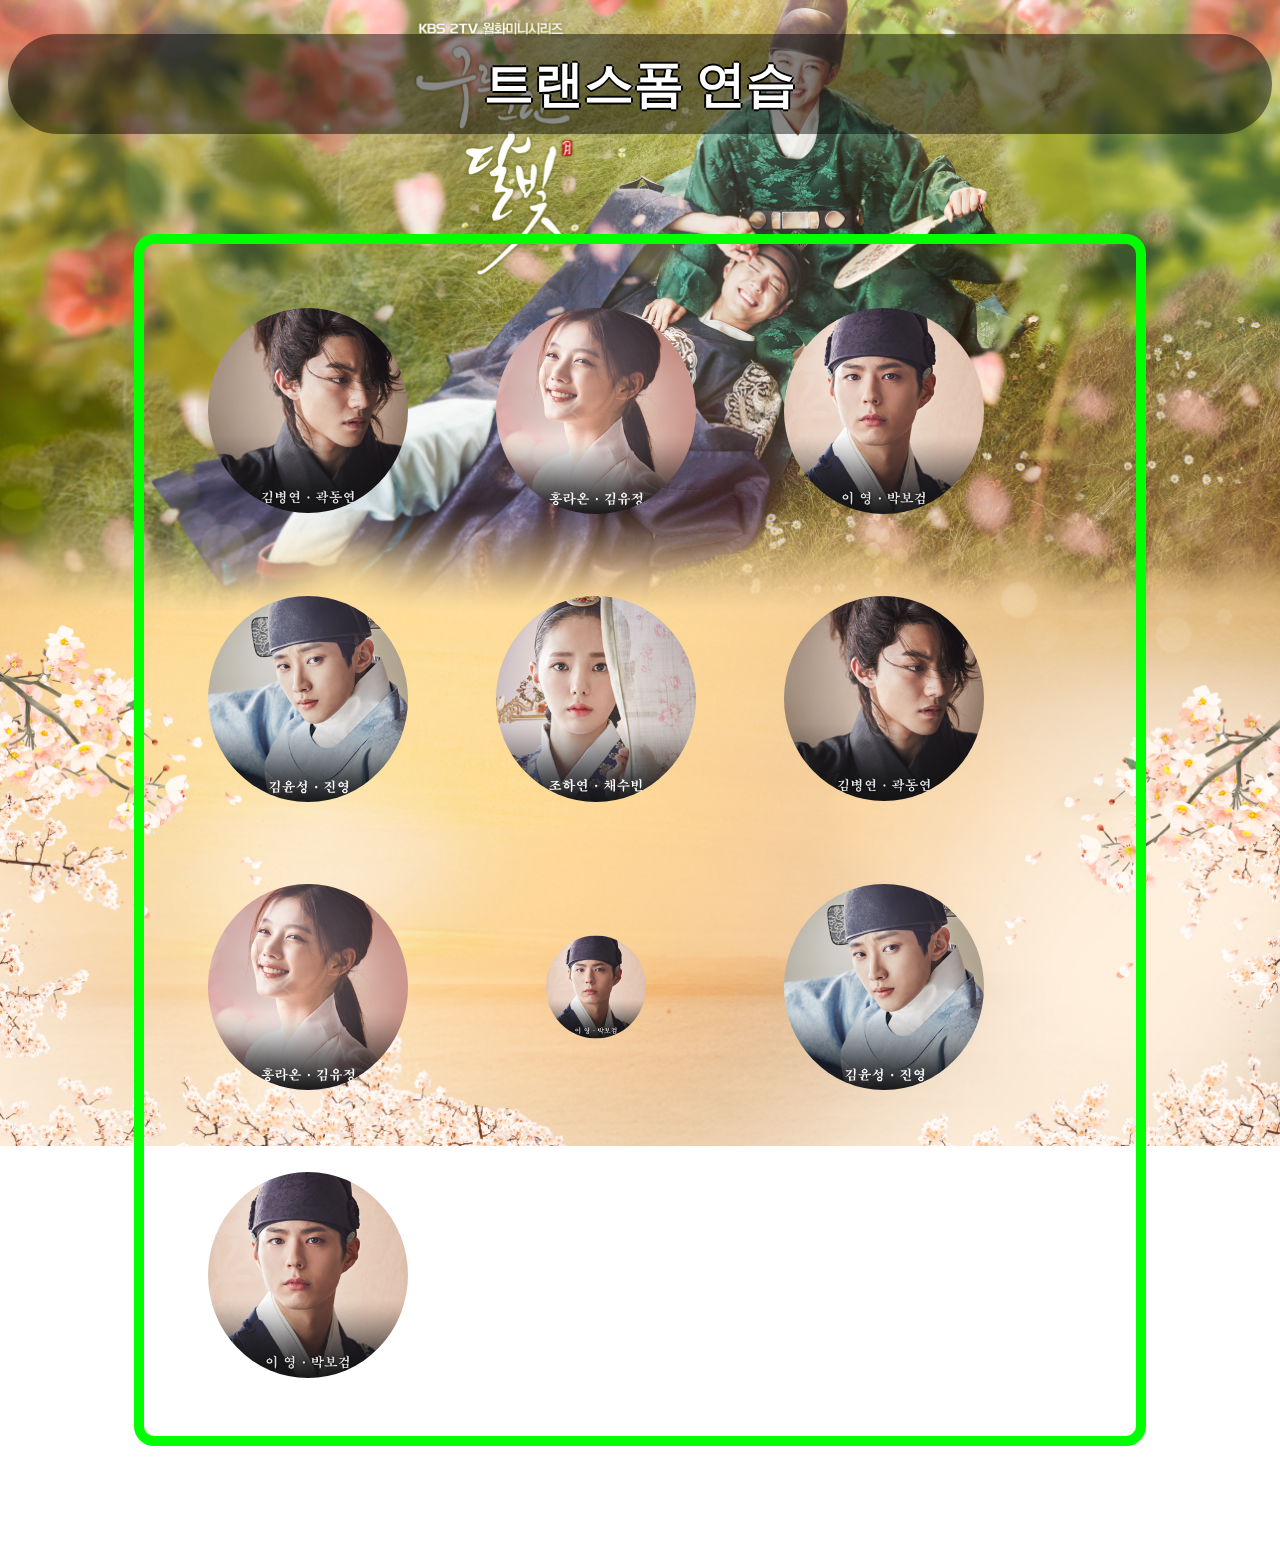
<file: 001.HTML학습/05.Transform_PJ/index.html>
<!DOCTYPE html>
<html>

<head>
    <meta charset="utf-8">
    <title>CSS 트랜스폼</title>
    <style>
        body {
            background: url(images/bg-main.jpg) no-repeat fixed center top/cover;
        }

        /* 타이틀 */
        .tit {
            text-align: center;
            color: #fff;
            font-size: 50px;
            line-height: 100px;
            border-radius: 50px;
            /* 그림자를 이용한 글자테두리 만들기 */
            text-shadow: 2px 0 #000, -2px 0 #000,
                0 2px #000, 0 -2px #000;
            /* https://www.w3schools.com/css/css3_shadows.asp */
            background-color: rgba(0, 0, 0, 0.459);
        }

        /* 전체부모박스 */
        .cont {
            width: 1500px;
            max-width: 80%;
            box-sizing: border-box;
            padding: 20px;
            border: 10px solid lime;
            border-radius: 20px;
            margin: 100px auto;
            /* 블록가로중앙 - 마영오 */
        }

        /* 가상요소로 float해제하기 - 부모요소가 자식요소 높이값인식*/
        .cont::after {
            content: '';
            /* 필수속성 */
            display: block;
            /* clear속성적용위해 */
            clear: both;
            /* float해제 */
        }

        /* 캐릭터박스 공통 */
        .cont>div {
            width: 200px;
            height: 200px;
            margin: 44px;
            float: left;
            /* 블록박스를 옆으로 흐르게 */
        }

        /* 이미지 맞춤 */
        .cont>div>img {
            width: 100%;
            border-radius: 50%;
            /* 원 */
            -webkit-border-radius: 50%;
            -moz-border-radius: 50%;
            /* 
                [ 밴더 프레픽스(Vender Prefix) ]
                - 브라우저 제조사(Vender) 별로
                새로운 CSS 속성을 지원하는 경우
                이전 브라우저 버전에 적용될 수
                있도록 접두어를 사용한다
                (W3C에서 확인 후 사용한다!)

                [ 각 밴더별 접두어 ]
                -webkit- : 크롬, 사파리
                (크롱과 사파리로 웹킷을 가지고 놀러간다~!)
                -moz- : 파이어폭스(모질라 불여우!)
                -o- : 오페라
                -ms- : 익스플로러
             */

            /* 트랜지션: 속시이지 */
            transition: transform .6s;
        }

        /* 
            [ Transform 효과주기 ]
            - 선택요소의 크기, 회전, 이동, 기울임
            등 변형을 하기위한 속성
            - 2D, 3D 지원됨

            1. rotateY(각도deg) - Y축회전
            - deg는 각도의 단위(도:degree)
         */
        #trans1:hover img {
            transform: rotateY(180deg);
            filter: grayscale(100%);
            /* 필터(이미지필터효과)
             grayscale(비율%) - 100% 완전흑백 */

            /* 기본 트랜지션 변경하기 */
            /* transition: transform .6s; */
            transition-property: all;
            /* 트랜지션 속성 변경 */
            transition-duration: 2s;
            /* 트랜지션 시간 변경 */

        }

        /* 
            2. rotateX(각도deg) - X축회전
         */
        #trans2:hover img {
            transform: rotateX(180deg);
            filter: blur(1px);
            /* 필터 blur(px값) - 흐림효과 */
        }

        /* 
            [ CSS 필터속성 ]
            - 흑백, 흐림, 세피아, 명암, 채도 등 출력 이미지를
            변경하고 할때 사용하는 속성
            -> 소스 참고:
            https://www.w3schools.com/cssref/playit.asp?filename=playcss_filter&preval=blur(5px)
         */


        /* 
            3. translateX(거리) - X축이동
            - 단위: px, %
            - 현재 위치로부터 이동
            - 기준점은 요소의 왼쪽
            - % 단위를 쓸 경우 기준은 요소의 width
            - 이동방향: + 는 오른쪽, - 는 왼쪽
          */
        #trans3:hover img {
            transform: translateX(-50%);
        }

        /* 
            4. translateY(거리) - Y축이동
            - 단위: px, %
            - 현재 위치로부터 이동
            - 기준점은 요소의 윗선
            - % 단위를 쓸 경우 기준은 요소의 height
            - 이동방향: + 는 아랫쪽, - 는 윗쪽
          */
        #trans4:hover img {
            transform: translateY(-100%);
        }

        /* 
            5. translate(X축거리,Y축거리) - X,Y축이동
            - 단위: px, %
            - 현재 위치로부터 이동
            - 기준점은 요소의 왼쪽선과 윗선
            - % 단위를 쓸 경우 기준은 
                요소의 width와 height
            - 이동방향: + 는 오른쪽/아랫쪽, 
                        - 는 왼쪽/윗쪽
          */
        #trans5:hover img {
            transform: translate(-50%, 100%);
        }

        /* 
            6. rotate(각도deg) - 원형회전
            - 각도의 숫자가 양수면 시계방향
                (음수는 반시계)
            - 기본회전축은 정중앙
                (변경가능: transform-origin)
           */
        #trans6:hover img {
            transform: rotate(5432deg);
            transition-duration: 10s;
            /* 트랜지션 시간변경 */
        }

        /* 회전축 변경하기 */
        #trans6 img {
            transform-origin: 40% 40%;
            /* 
            [트랜스폼 축변경 속성]
            transform-origin: 가로값 세로값;
            - 가로값: left, right, center, 몇px, 몇%
            - 세로값: top, bottom, center, 몇px, 몇%
            - 기본값은 center임!
        */
        }

        /* 
                7. skew - x,y축 기울임
                - skewX(각도deg), skewY(각도deg)
                - 각도가 양수/음수에 따라 기울임 방향달라짐                
            */
        #trans7:hover img {
            transform: skewY(30deg);
        }

        /* 
               8. scale(x축배수,y축배수)
               - 값을 하나만 쓰면 양방향 같은값
               - 배수가 1보다 크면 확대, 작으면 축소
               - scaleX(배수), scaleY(배수) - x,y축별
               - 값이 0이면 사라짐
             */
        #trans8 img {
            transform: scale(.5);
            /* 0.5배 -> 축소 */
        }

        #trans8.on img {
            transform: scale(2);
            /* transform: scaleY(2); */
        }

        /* 
                9. 복합적용하기
                transform: 속성1 속성2 속성3 .....;
              */
        #trans9:hover img {
            transform: scale(2) translate(-200%, -100%) rotateX(1200deg) skewX(50deg) rotate(5300deg);
            transition-duration: 20s;
        }

        /* 
            10. 앞뒤로 있는 이미지 뒤집기
            - 셋팅: 한박스 안에 이미지가 2장 있으므로 겹쳐지게 하기위해 이미지
            포지션을 absolute로 준다!
            - 앱솔루트 끼리는 서로 겹쳐진다
            - 순서는 나중에 그려진요소가 위에 온다
        */
        /* 2개의 이미지를 겹치게한다 */
        #trans10 img {
            position: absolute;
            /* 위치값을 주지 않으면
                   싸고있는 박스에 그대로 위치함!
                   이것을 젠틀엡솔루트!!! */
            width: 200px;
        }

        /* 이미지크기에 관하여... 
        현재 이미지는 100%로 설정됨. 포지션이
        없는 경우엔 싸고있는 요소가 기준이됨
        그러나... 앱솔루트일 경우 크기가 %이면
        부모자격이 있는 요소를 기준하여 %를 설정
        한다. 여기서는 부모자격이 조상들중
        아무도 없기 때문에 보이는 화면(window)이
        기준이 된다! 따라서 편리하게 코딩하기위해
        200px 로 크기를 절대단위 설정한다!*/


        /* 1. 보거미 처음상태(돌아옴) */
        /* Y축 0도로 돌아옴 - 0.4초 기다림 */
        #trans10 img:last-child {
            transform: rotateY(0deg);
            transition: transform .4s ease-out .4s;
            /* ease-out 처음엔 빠르고 나중엔 천천히 */
        }


        /* 2. 보거미 오버상태 */
        /* Y축 90도회전 - 회전후 안보임*/
        #trans10:hover img:last-child {
            transform: rotateY(90deg);
            transition: transform .4s ease-in;
            /* ease-in 처음엔 천천히 나중엔 빠르게 */
        }

        /* 3. 유정이 처음상태(돌아옴) */
        /* 처음에 이미 Y축 90도 회전상태 - 안보임 */
        #trans10 img:first-child {
            transform: rotateY(90deg);
            transition: transform .4s ease-in;
            /* ease-in 처음엔 천천히 나중엔 빠르게 */
        }


        /* 4. 유정이 오버상태 */
        /* Y축 0도로 회전 
               - 보거미 0.4초 돌동안 기다렸가 0.4초돌기 */
        #trans10:hover img:first-child {
            transform: rotateY(0deg);
            transition: transform .4s ease-out .4s;
            /* ease-out 처음엔 빠르고 나중엔 천천히 */
        }



        /* 
            [ 트랜지션 이징(easing) 가속도 ]
            - transition-timing-function
            - 설정에 따라 빠르기를 조정함
            1. ease : 기본값
                - 애니메이션 전후에 약간 느려짐
            2. ease-in
                - 처음에 천천히 마지막에 원속도
            3. ease-out
                - 처음에 원속도 마지막에 천천히
            4. ease-in-out
                - 처음과 마지막에 천천히
                (ease보다 가속도가 강하다)
            5. linear
                - 일정한 속도

            (1~5 예시)
            https://www.w3schools.com/cssref/tryit.asp?filename=trycss3_transition-timing-function2

            6. cubic-bezier : 자유로운 가속도
                - 설정은 브라우저에서 가속도
                곡선을 변경하여 수치를 생성한다.
                생성된 코드를 복사하여 사용한다!
            
            (6번 예시)
            https://www.w3schools.com/cssref/tryit.asp?filename=trycss3_transition-timing-function3
        */
    </style>
</head>

<body>
    <h1 class="tit">트랜스폼 연습</h1>
    <div class="cont">
        <div id="trans1"><img src="images/cast01.jpg" alt="캐릭터"></div>
        <div id="trans2"><img src="images/cast02.jpg" alt="캐릭터"></div>
        <div id="trans3"><img src="images/cast03.jpg" alt="캐릭터"></div>
        <div id="trans4"><img src="images/cast04.jpg" alt="캐릭터"></div>
        <div id="trans5"><img src="images/cast05.jpg" alt="캐릭터"></div>
        <div id="trans6"><img src="images/cast01.jpg" alt="캐릭터"></div>
        <div id="trans7"><img src="images/cast02.jpg" alt="캐릭터"></div>
        <div id="trans8"><img src="images/cast03.jpg" alt="캐릭터"></div>
        <div id="trans9"><img src="images/cast04.jpg" alt="캐릭터"></div>
        <div id="trans10">
            <img src="images/cast02.jpg" alt="유정이">
            <img src="images/cast03.jpg" alt="보거미">
        </div>
    </div>

</body>

</html>
</file>
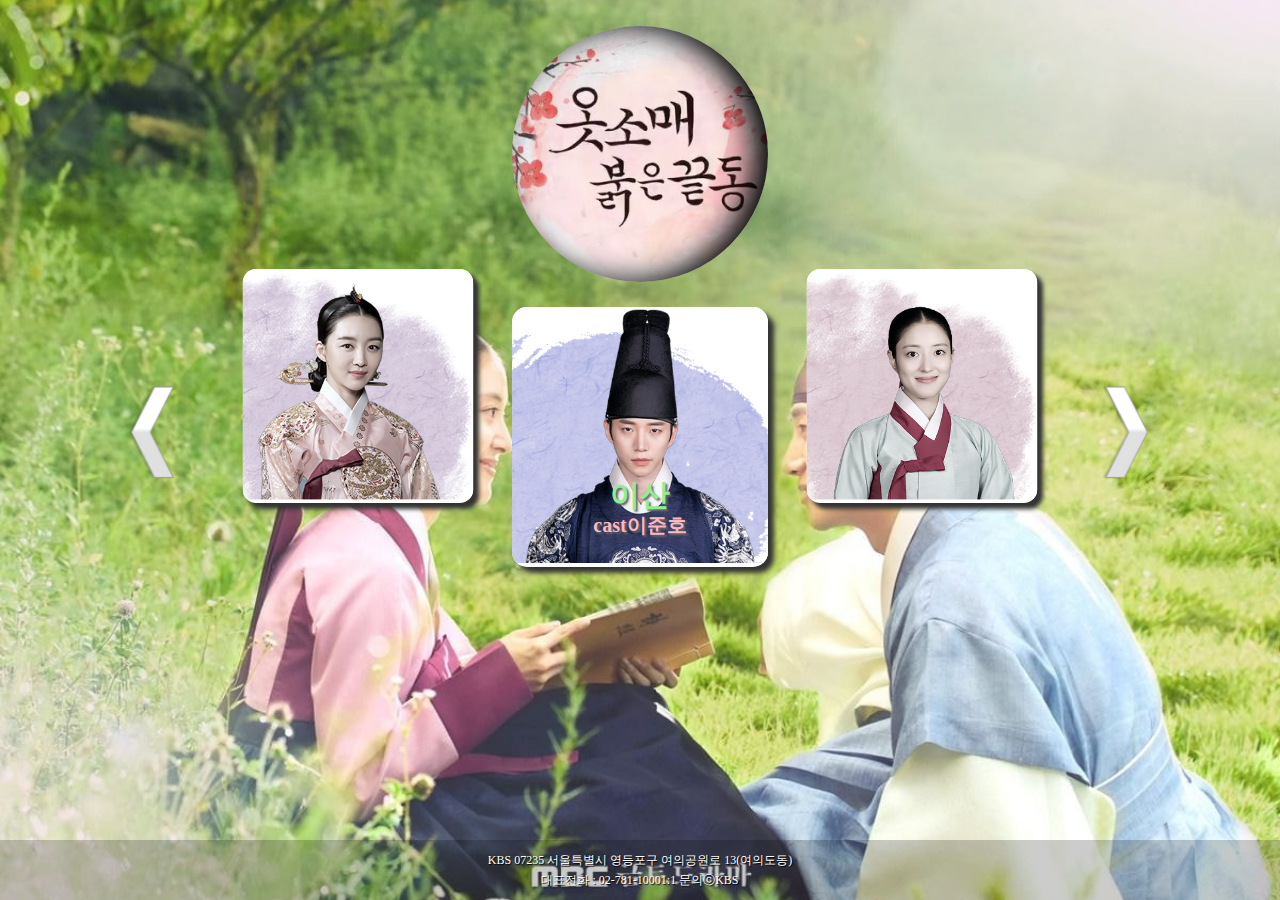
<file: 003.JS학습/Ossomae_PJ/index.html>
<!DOCTYPE html>
<html lang="ko">

<head>
    <meta charset="UTF-8">
    <meta name="viewport" content="width=device-width, initial-scale=1.0">
    <title>옷소매 붉은 끝동 갤러리</title>
    <link rel="stylesheet" href="css/main.css">
    <script src="js/main.js"></script>
    <!-- 
        미리보기:
        https://tombap8.github.io/KITA-FED212/003.JS%ED%95%99%EC%8A%B5/Ossomae_PJ
     -->
</head>

<body>
    <!-- 1.상단부분 -->
    <header>
        <!-- 타이틀로고 -->
        <h1 class="mtit">
            <span class="ir">옷소매 붉은 끝동</span>
        </h1>
    </header>
    <!-- 2.메인부분 -->
    <main id="gbx">
        <!-- 갤러리박스 -->
        <div class="gbx">
            <div>
                <img src="images/cast01.jpg" alt="끝동배우">
                <h2>캐릭터</h2>
                <h3>배우명</h3>
            </div>
            <div>
                <img src="images/cast05.jpg" alt="끝동배우">
                <h2>중전 김씨</h2>
                <h3>cast 장희진</h3>
            </div>
            <div>
                <img src="images/cast03.jpg" alt="끝동배우">
                <h2>이산</h2>
                <h3>cast이준호</h3> 
            </div>
            <div>
                <img src="images/cast02.jpg" alt="끝동배우">
                <h2>성덕임</h2>
                <h3>cast이세영</h3>
            </div>
            <div>
                <img src="images/cast04.jpg" alt="끝동배우">
                <h2>홍덕로</h2>
                <h3>cast강훈</h3>
            </div>
        </div>
        <!-- 이동버튼 -->
        <a href="#" class="abtn lb">
            <img src="images/left_btn.png" alt="왼쪽버튼">
        </a>
        <a href="#" class="abtn rb">
            <img src="images/right_btn.png" alt="오른쪽버튼">
        </a>

    </main>
    <!-- 3.하단부분 -->
    <footer id="info">
        <address>
            KBS 07235 서울특별시 영등포구 여의공원로 13(여의도동) <br>
            대표전화 : 02-781-10001:1 문의ⓒKBS
        </address>
    </footer>
</body>

</html>
</file>
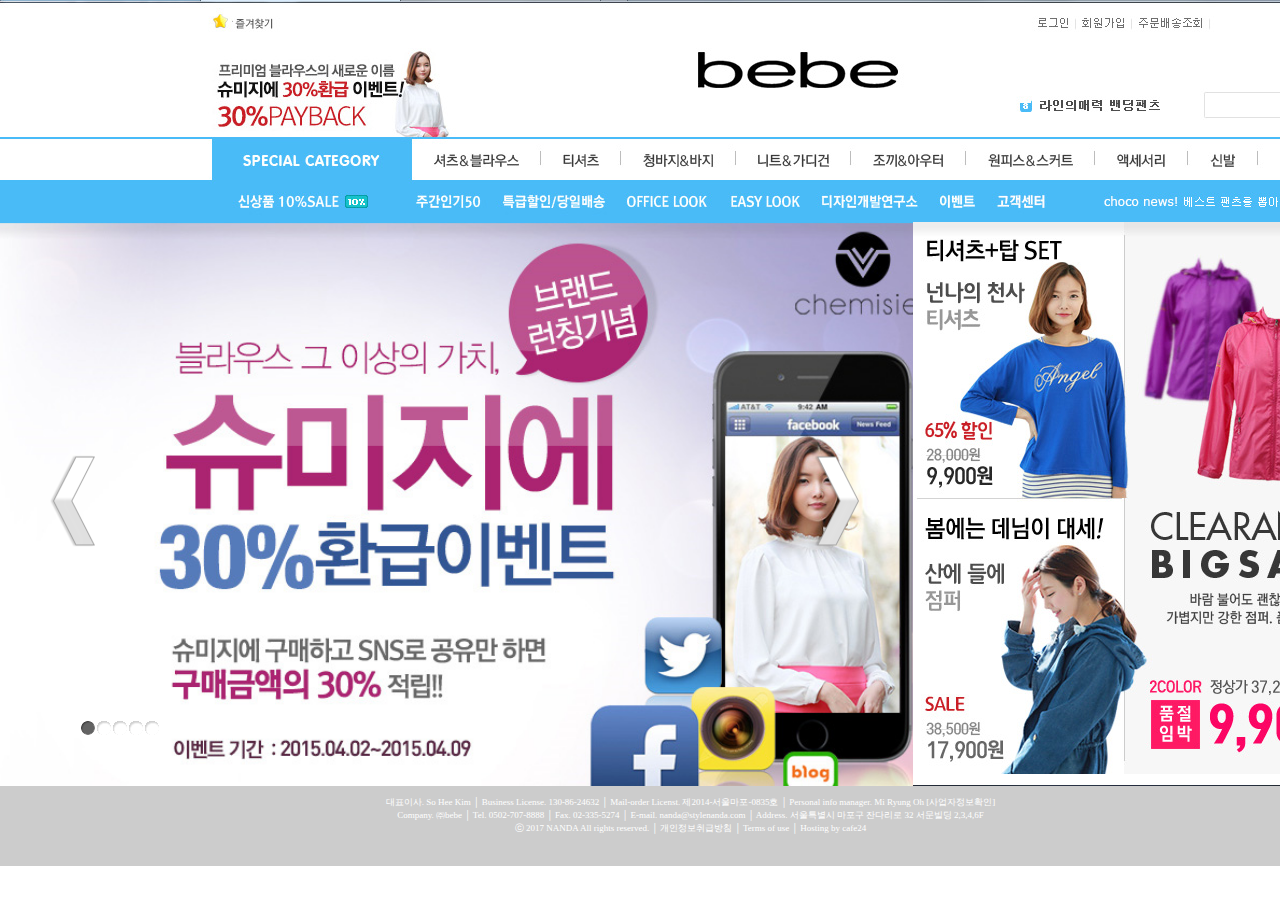
<file: 003.JS학습/shoppingMall_PJ/index.html>
<!doctype html>
<html>
<head>
    <meta charset="utf-8">
    <title>JS - Slide Images</title>
    <style>
        html,
        body {
            margin: 0px;
            padding: 0px;
            width: 100%;
            height: 100%;
        }

        img {
            border: none;
        }

        /*링크걸린 이미지 테두리 없앰*/


        ul,
        ol {
            /*3무*/
            margin: 0px;
            padding: 0px;
            list-style: none;
        }

        ul::after,
        ol::after {
            content: "";
            display: block;
            clear: both;
            /*float해제*/
        }

        li {
            float: left;
            /*옆으로 흐르게*/
        }

        /**************************************/


        #container {
            /*최상위부모*/
            position: relative;
            width: 1381px;
            margin: 0px auto;
        }

        #container>header {
            position: relative;
            width: 100%;
            height: 222px;
        }

        #container>section {
            /*슬라이드부모*/
            position: relative;
            width: 913px;
            height: 564px;
            float: left;
            overflow: hidden;
            /*넘치는 자식요소 숨기기*/
            /*    border: 2px solid red;*/
            box-sizing: border-box;
        }

        #slide {
            /*사진을 싸고 있는 슬라이드*/
            position: absolute;
            top: 0;
            left: 0;
            /*모든 슬라이드 5장이 옆으로 나열되도록 
            width 크기를 확보해야한다!!!*/
            width: 500%;/*5배크기*/
            height: 100%;
        }

        #slide li {
            /*부모가 5배되었으므로 5등분함!*/
            width: 20%;
            height: 100%;
        }

        #slide li img {
            /*이미지는 박스에 맞춤!*/
            width: 100%;
            height: 100%;
            object-fit: cover;
            /* 이미지 비율유지 채우기! */
        }

        /*이동버튼*/
        .abtn {
            position: absolute;
            top: 50%;
            transform: translateY(-50%);
            /*Y축 중앙이동*/
        }

        /*왼쪽버튼*/
        .ab1 {
            left: 50px;
        }

        /*오른쪽버튼*/
        .ab2 {
            right: 50px;
        }

        /*블릿버튼*/
        .indic {
            position: absolute;
            bottom: 50px;
            left: 80px;
        }

        .indic li {
            width: 16px;
            height: 16px;
            cursor: pointer;
        }

        .indic li img {
            position: absolute;
            /*이미지 겹치게*/
        }

        .indic li img:last-child {
            /*회색이미지만 투명하게*/
            opacity: 0;
        }

        /*회색블릿이미지가 보이게하는 class*/
        .indic li.on img:last-child {
            /*회색이미지만 투명하게*/
            opacity: 1;
            /*우선적용!*/
        }

        #container>aside {
            position: relative;
            width: 467px;
            height: 564px;
            float: left;
        }

        #container>footer {
            position: relative;
            width: 100%;
            height: 80px;
            background-color: #ccc;
            clear: both;
            /*float해제*/
            font-size: 9px;
            color: #fff;
            text-align: center;
            box-sizing: border-box;
            padding-top: 10px;
        }
    </style>
    <!-- 외부JS삽입 -->
    <script src="js/main.js"></script>
</head>

<body>
    <section id="container">
        <!--탑영역-->
        <header><img src="images/index_01.jpg" width="1381" height="222" alt="메뉴"></header>
        <!--슬라이드 배너 영역-->
        <section>
            <!--슬라이드-->
            <ul id="slide">
                <li><img src="images/slide01.jpg" alt="slide"></li>
                <li><img src="images/slide02.jpg" alt="slide"></li>
                <li><img src="images/slide03.jpg" alt="slide"></li>
                <li><img src="images/slide04.jpg" alt="slide"></li>
                <li><img src="images/slide05.jpg" alt="slide"></li>
            </ul>
            <!--이동버튼-->
            <a href="#" class="abtn ab1"><img src="images/left_btn.png" alt="왼쪽이동버튼"></a>
            <a href="#" class="abtn ab2"><img src="images/right_btn.png" alt="오른쪽이동버튼"></a>

            <!--블릿버튼-->
            <ol class="indic">
                <li class="on">
                    <img src="images/dot1.png" alt="흰색">
                    <img src="images/dot2.png" alt="회색">
                </li>
                <li>
                    <img src="images/dot1.png" alt="흰색">
                    <img src="images/dot2.png" alt="회색">
                </li>
                <li>
                    <img src="images/dot1.png" alt="흰색">
                    <img src="images/dot2.png" alt="회색">
                </li>
                <li>
                    <img src="images/dot1.png" alt="흰색">
                    <img src="images/dot2.png" alt="회색">
                </li>
                <li>
                    <img src="images/dot1.png" alt="흰색">
                    <img src="images/dot2.png" alt="회색">
                </li>
            </ol>


        </section>
        <!--사이드 영역-->
        <aside><img src="images/index_03.jpg" width="467" height="564" alt="03"></aside>
        <!--하단영역-->
        <footer>
            대표이사. So Hee Kim │ Business License. 130-86-24632 │ Mail-order Licenst. 제2014-서울마포-0835호 │ Personal info manager. Mi Ryung Oh [사업자정보확인]<br>

            Company. ㈜bebe │ Tel. 0502-707-8888 │ Fax. 02-335-5274 │ E-mail. nanda@stylenanda.com │ Address. 서울특별시 마포구 잔다리로 32 서문빌딩 2,3,4,6F<br>

            ⓒ 2017 NANDA All rights reserved. │ 개인정보취급방침 │ Terms of use │ Hosting by cafe24

        </footer>
    </section>
</body></html>
</file>
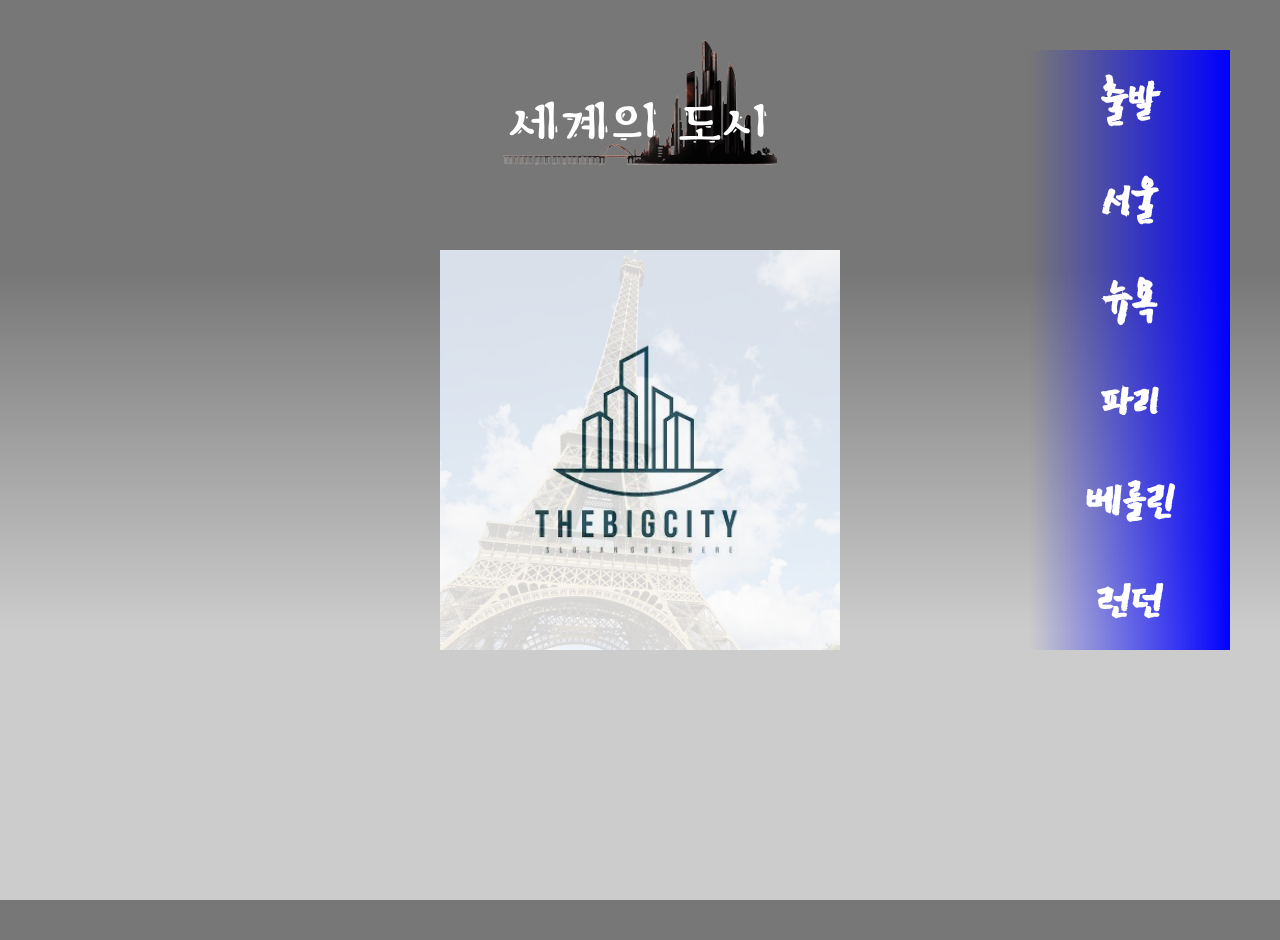
<file: 800.참고소스/01.CubeTrip/index.html>
<!DOCTYPE html>
<html lang="ko">
<head>
    <meta charset="UTF-8">
    <meta name="viewport" content="width=device-width, initial-scale=1.0">
    <title>Cube Trip</title>
    <link rel="stylesheet" href="css/main.css">
    <!-- 미디어쿼리는 반드시 link방식으로 아랫쪽에 삽입한다! -->
    <link rel="stylesheet" href="css/media.css">
    <!-- 제이쿼리 라이브러리가 위에 와야함!!! -->
    <script src="js/jquery-3.6.0.min.js"></script>
    <script src="js/data.js"></script>
    <script src="js/main.js"></script>
</head>
<body>
    <!-- 1.전체제목 -->
    <h1 class="tit">세계의 도시</h1>

    <!-- 2.메뉴버튼 -->
    <nav class="city">
        <ul>
            <li><a href="#">출발</a></li>
            <li><a href="#">서울</a></li>
            <li><a href="#">뉴욕</a></li>
            <li><a href="#">파리</a></li>
            <li><a href="#">베를린</a></li>
            <li><a href="#">런던</a></li>
        </ul>
    </nav>

    <!-- 3. 큐브박스 -->
    <ul class="cube">
        <li></li>
        <li></li>
        <li></li>
        <li></li>
        <li></li>
        <li></li>
    </ul>

    <!-- 4.도시설명박스 -->
    <div class="cbx">
        <article class="ctxt">
            <!-- 도시이름 -->
            <h2 class="cname">뉴욕</h2>
            <!-- 도시설명 -->
            <p class="cinfo">
                미국 최대의 도시로서, 1790년 이래 수도로서의 지위는 상실했으나, 미국의 상업·금융·무역의 중심지로서, 또 공업도시로서 경제적 수도라 하기에 충분한 지위에 있으며, 또 많은 대학·연구소·박물관·극장·영화관 등 미국 문화의 중심지로도 중요한 위치를 차지하고 있다. 교외를 포함하여 1600만이 넘는 방대한 인구를 수용하는 이 거대도시는 미국 내에서도 독자적인 세계를 이루는 독특한 도시이다. 국제적으로는 대무역항으로서 대서양 항로의 서단에 위치하는 가장 중요한 항구이며, 1920년대 이후에는 런던을 대신하여 세계 금융의 중심지가 되었다.
            </p>
        </article>
    </div>
    
</body>
</html>
</file>
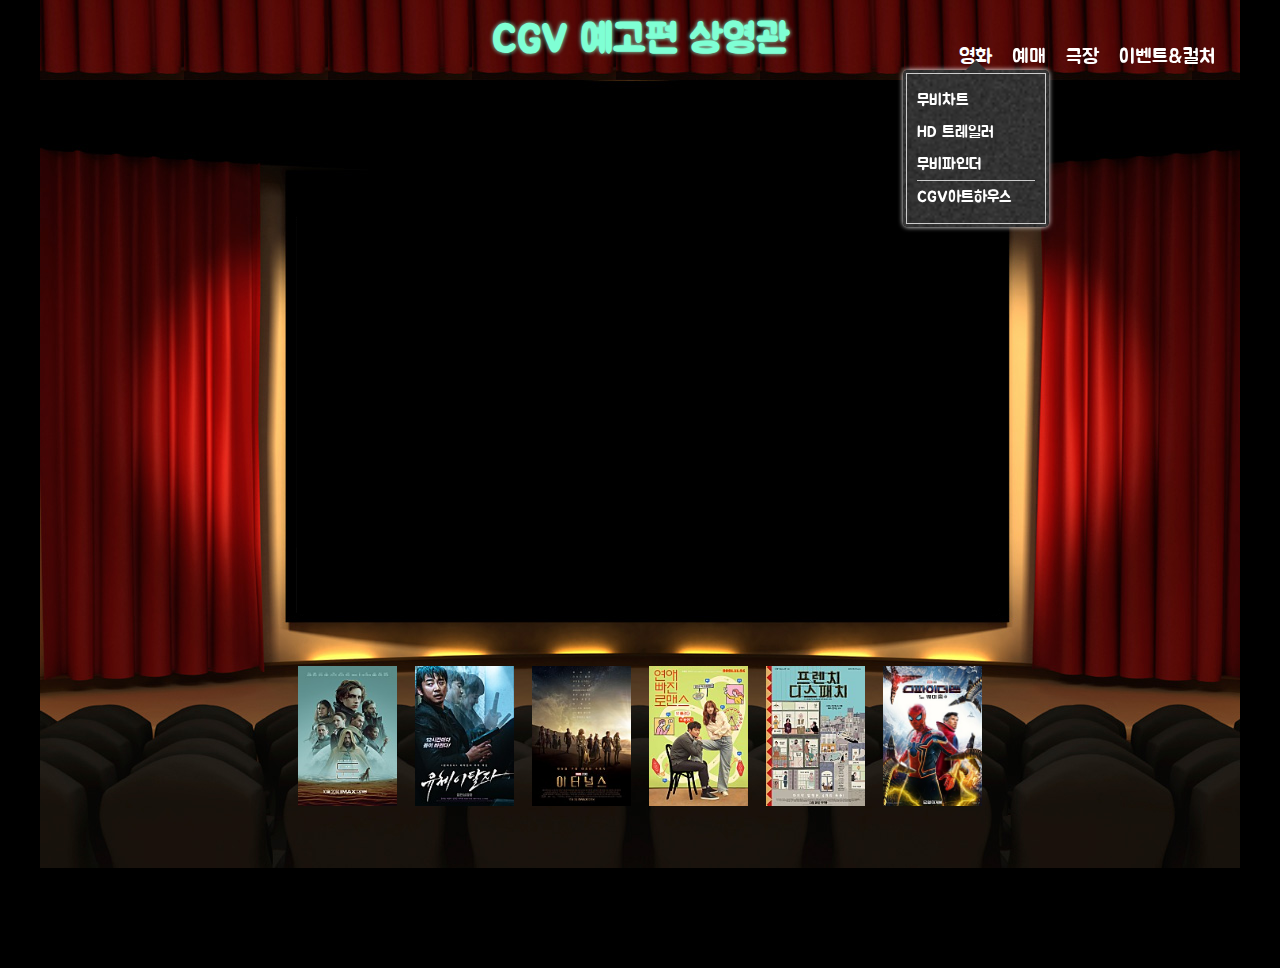
<file: 001.HTML학습/07.CGV_PJ/003.site/index.html>
<!DOCTYPE html>
<html lang="en">

<head>
    <meta charset="UTF-8">
    <meta name="viewport" content="width=device-width, initial-scale=1.0">
    <title>CGV에 오신것을 환영합니다!</title>
    <link rel="stylesheet" href="css/main.css">
    <script src="js/main.js"></script>
</head>

<body>
    <!-- 1. 상단영역 -->
    <div>
        <header id="top" class="part">
            <!-- 1-1. 페이지 타이틀 -->
            <h1 class="tit">CGV 예고편 상영관</h1>
            <!-- 1-2. 전체메뉴(GNB) -->
            <nav class="gnb">
                <ul class="glist">
                    <li>
                        <a href="#">영화</a>
                        <!-- 서브메뉴 -->
                        <div class="smenu">
                            <ol>
                                <li>
                                    <a href="#">무비차트</a>
                                </li>
                                <li>
                                    <a href="#">HD 트레일러</a>
                                </li>
                                <li>
                                    <a href="#">무비파인더</a>
                                </li>
                                <li class="bdt">
                                    <a href="#">CGV아트하우스</a>
                                </li>
                            </ol>
                        </div>
                    </li>
                    <li>
                        <a href="#">예매</a>
                    </li>
                    <li>
                        <a href="#">극장</a>
                    </li>
                    <li>
                        <a href="#">이벤트&amp;컬처</a>
                    </li>
                </ul>
            </nav>
        </header>
    </div>
    <!-- 2. 메인영역 -->
    <div>
        <main id="cont" class="part">
            <!-- 2-1.스크린 박스 -->
            <div id="screen">
                <!-- 유튜브 아이프레임 -->
                <iframe
                    src="https://www.youtube.com/embed/2hnkUpo_2yg?autoplay=1&mute=1&loop=1&playlist=2hnkUpo_2yg&playsinline=1"
                    allow="autoplay"></iframe>
                <!-- 
                    유튜브 src 값 구성
                    https://www.youtube.com/embed/동영상ID?옵션

                    [ 물음표 뒤에 옵션설명 ]
                    ?
                    autoplay=1 자동플레이
                    &
                    mute=1 소리없앰
                    &
                    loop=1 반복재생
                    &
                    playlist=동영상ID -> 반복재생할 영상ID
                    &
                    playsinline=1 ->  아이폰에서 인라인재생

                 -->
            </div>
            <!-- 2-2. 예고편 선택메뉴 -->
            <nav class="mlist">
                <ul>
                    <li>
                        <a href="#" onclick="chgMV('-5Dc8EMVYBo')">
                            <img src="./images/m1.jpg" alt="듄">
                            <!-- 영화정보 -->
                            <ol class="movtxt">
                                <li>듄</li>
                                <li>티모시 샬라메</li>
                                <li>모험,드라마,SF</li>
                            </ol>
                        </a>
                    </li>
                    <li>
                        <a href="#" onclick="chgMV('_fuaoomS7zs')">
                            <img src="./images/m2.jpg" alt="유체이탈자">
                            <!-- 영화정보 -->
                            <ol class="movtxt">
                                <li>유체이탈자</li>
                                <li>윤계상,임지연</li>
                                <li>액션</li>
                            </ol>
                        </a>
                    </li>
                    <li>
                        <a href="#" onclick="chgMV('BdkSkI61aGo')">
                            <img src="./images/m3.jpg" alt="이터널스">
                            <!-- 영화정보 -->
                            <ol class="movtxt">
                                <li>이터널스</li>
                                <li>안젤리나졸리,마동석</li>
                                <li>액션,판타지</li>
                            </ol>
                        </a>
                    </li>
                    <li>
                        <a href="#" onclick="chgMV('dWEQjU3GCE0')">
                            <img src="./images/m4.jpg" alt="연애 빠진 로맨스">
                            <!-- 영화정보 -->
                            <ol class="movtxt">
                                <li>연애 빠진 로맨스</li>
                                <li>전종서, 손석구</li>
                                <li>멜로/로맨스,코미디</li>
                            </ol>
                        </a>
                    </li>
                    <li>
                        <a href="#" onclick="chgMV('Y1_Ujpsn1Jc')">
                            <img src="./images/m5.jpg" alt="프렌치 디스패치">
                            <!-- 영화정보 -->
                            <ol class="movtxt">
                                <li>프렌치 디스패치</li>
                                <li>틸다 스윈튼</li>
                                <li>코미디,드라마</li>
                            </ol>
                        </a>
                    </li>
                    <li>
                        <a href="#" onclick="chgMV('yFZh-Wqi7RI')">
                            <img src="./images/m6.jpg" alt="스파이더맨:노웨이홈">
                            <!-- 영화정보 -->
                            <ol class="movtxt">
                                <li>스파이더맨:노웨이홈</li>
                                <li>톰 홀랜드</li>
                                <li>액션,모험</li>
                            </ol>
                        </a>
                    </li>
                </ul>
            </nav>

        </main>
    </div>
    <!-- 3. 하단영역 -->
    <div>
        <footer id="info" class="part">

        </footer>
    </div>

</body>

</html>
</file>
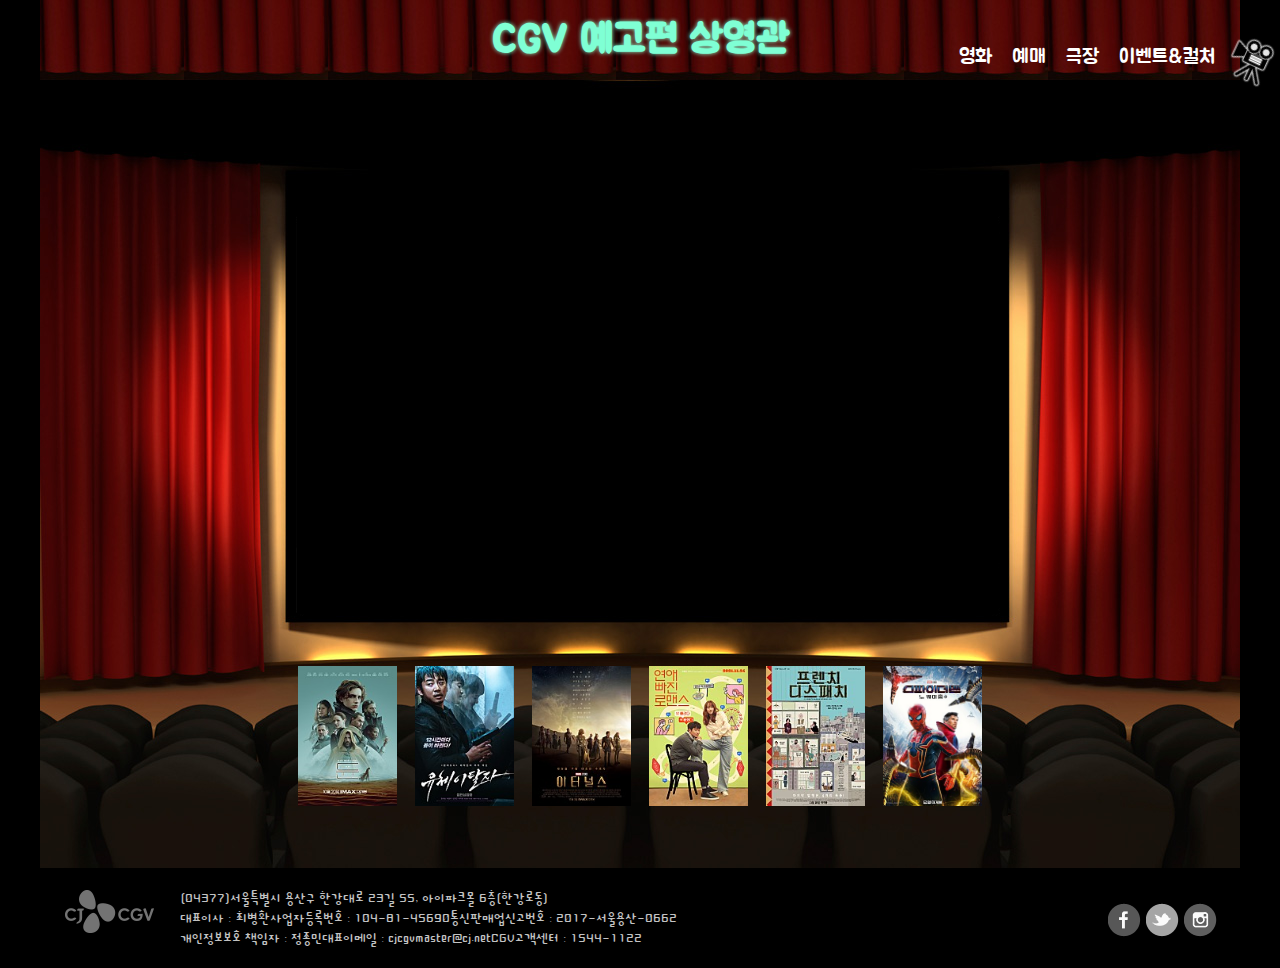
<file: 001.HTML학습/07.CGV_PJ/003.site_v1/index.html>
<!DOCTYPE html>
<html lang="en">

<head>
    <meta charset="UTF-8">
    <meta name="viewport" content="width=device-width, initial-scale=1.0">
    <title>CGV에 오신것을 환영합니다!</title>
    <link rel="stylesheet" href="css/main.css">
    <script src="js/main.js"></script>
</head>

<body>
    <!-- 1. 상단영역 -->
    <div>
        <header id="top" class="part">
            <!-- 1-1. 페이지 타이틀 -->
            <h1 class="tit">CGV 예고편 상영관</h1>
            <!-- 1-2. 전체메뉴(GNB) -->
            <nav class="gnb">
                <ul class="glist">
                    <li>
                        <a href="#">영화</a>
                        <!-- 서브메뉴 -->
                        <div class="smenu">
                            <ol>
                                <li>
                                    <a href="#">무비차트</a>
                                </li>
                                <li>
                                    <a href="#">HD 트레일러</a>
                                </li>
                                <li>
                                    <a href="#">무비파인더</a>
                                </li>
                                <li class="bdt">
                                    <a href="#">CGV아트하우스</a>
                                </li>
                            </ol>
                        </div>
                    </li>
                    <li>
                        <a href="#">예매</a>
                        <!-- 서브메뉴 -->
                        <div class="smenu">
                            <ol>
                                <li>
                                    <a href="#">빠른예매</a>
                                </li>
                                <li>
                                    <a href="#">상영시간표</a>
                                </li>
                            </ol>
                        </div>
                    </li>
                    <li>
                        <a href="#">극장</a>
                        <!-- 서브메뉴 -->
                        <div class="smenu">
                            <ol>
                                <li>
                                    <a href="#">CGV 극장</a>
                                </li>
                                <li>
                                    <a href="#">특별관</a>
                                </li>
                                <li class="bdt">
                                    <a href="#">CLUB 서비스</a>
                                </li>
                            </ol>
                        </div>
                    </li>
                    <li>
                        <a href="#">이벤트&amp;컬처</a>
                        <!-- 서브메뉴 -->
                        <div class="smenu">
                            <ol>
                                <li>
                                    <a href="#">이벤트</a>
                                </li>
                                <li>
                                    <a href="#">기프트샵</a>
                                </li>
                                <li>
                                    <a href="#">매거진</a>
                                </li>
                            </ol>
                        </div>
                    </li>
                </ul>
                <!-- 영사기박스 -->
                <!-- aside는 서브내용을 담는 div와 같은요소 -->
                <aside id="cam">
                    <!-- 영사기 이미지 -->
                    <img src="./images/gnb.png" alt="영사기">
                    <!-- 빔표시박스 -->
                    <div class="beam"></div>
                </aside>
            </nav>
        </header>
    </div>
    <!-- 2. 메인영역 -->
    <div>
        <main id="cont" class="part">
            <!-- 2-1.스크린 박스 -->
            <div id="screen">
                <!-- 유튜브 아이프레임 -->
                <iframe
                    src="https://www.youtube.com/embed/2hnkUpo_2yg?autoplay=1&mute=1&loop=1&playlist=2hnkUpo_2yg&playsinline=1"
                    allow="autoplay"></iframe>
                <!-- 
                    유튜브 src 값 구성
                    https://www.youtube.com/embed/동영상ID?옵션

                    [ 물음표 뒤에 옵션설명 ]
                    ?
                    autoplay=1 자동플레이
                    &
                    mute=1 소리없앰
                    &
                    loop=1 반복재생
                    &
                    playlist=동영상ID -> 반복재생할 영상ID
                    &
                    playsinline=1 ->  아이폰에서 인라인재생

                 -->
            </div>
            <!-- 2-2. 예고편 선택메뉴 -->
            <nav class="mlist">
                <ul>
                    <li>
                        <a href="#" onclick="chgMV('-5Dc8EMVYBo')">
                            <img src="./images/m1.jpg" alt="듄">
                            <!-- 영화정보 -->
                            <ol class="movtxt">
                                <li>듄</li>
                                <li>티모시 샬라메</li>
                                <li>모험,드라마,SF</li>
                            </ol>
                        </a>
                    </li>
                    <li>
                        <a href="#" onclick="chgMV('_fuaoomS7zs')">
                            <img src="./images/m2.jpg" alt="유체이탈자">
                            <!-- 영화정보 -->
                            <ol class="movtxt">
                                <li>유체이탈자</li>
                                <li>윤계상,임지연</li>
                                <li>액션</li>
                            </ol>
                        </a>
                    </li>
                    <li>
                        <a href="#" onclick="chgMV('BdkSkI61aGo')">
                            <img src="./images/m3.jpg" alt="이터널스">
                            <!-- 영화정보 -->
                            <ol class="movtxt">
                                <li>이터널스</li>
                                <li>안젤리나졸리,마동석</li>
                                <li>액션,판타지</li>
                            </ol>
                        </a>
                    </li>
                    <li>
                        <a href="#" onclick="chgMV('dWEQjU3GCE0')">
                            <img src="./images/m4.jpg" alt="연애 빠진 로맨스">
                            <!-- 영화정보 -->
                            <ol class="movtxt">
                                <li>연애 빠진 로맨스</li>
                                <li>전종서, 손석구</li>
                                <li>멜로/로맨스,코미디</li>
                            </ol>
                        </a>
                    </li>
                    <li>
                        <a href="#" onclick="chgMV('Y1_Ujpsn1Jc')">
                            <img src="./images/m5.jpg" alt="프렌치 디스패치">
                            <!-- 영화정보 -->
                            <ol class="movtxt">
                                <li>프렌치 디스패치</li>
                                <li>틸다 스윈튼</li>
                                <li>코미디,드라마</li>
                            </ol>
                        </a>
                    </li>
                    <li>
                        <a href="#" onclick="chgMV('yFZh-Wqi7RI')">
                            <img src="./images/m6.jpg" alt="스파이더맨:노웨이홈">
                            <!-- 영화정보 -->
                            <ol class="movtxt">
                                <li>스파이더맨:노웨이홈</li>
                                <li>톰 홀랜드</li>
                                <li>액션,모험</li>
                            </ol>
                        </a>
                    </li>
                </ul>
            </nav>

        </main>
    </div>
    <!-- 3. 하단영역 -->
    <div>
        <footer id="info" class="part">
            <!-- 3-1. 회사정보 -->
            <address>
                <img src="./images/blogo.png" alt="하단로고">
                <span>
                    (04377)서울특별시 용산구 한강대로 23길 55, 아이파크몰 6층(한강로동)  <br>
                    대표이사 : 최병환사업자등록번호 : 104-81-45690통신판매업신고번호 : 2017-서울용산-0662 <br>
                    개인정보보호 책임자 : 정종민대표이메일 : cjcgvmaster@cj.netCGV고객센터 : 1544-1122
                </span>
            </address>
            <!-- 3-2. sns박스 -->
            <ul class="sns">
                <li>
                    <a href="#" title="페이스북 바로가기" target="_blank">
                        <span class="ir">
                            페이스북 바로가기
                        </span>
                    </a>
                </li>
                <li>
                    <a href="#" title="트위터 바로가기" target="_blank">
                        <span class="ir">
                            트위터 바로가기
                        </span>
                    </a>
                </li>
                <li>
                    <a href="#" title="인스타그램 바로가기" target="_blank">
                        <span class="ir">
                            인스타그램 바로가기
                        </span>
                    </a>
                </li>
            </ul>
        </footer>
    </div>

</body>

</html>
</file>
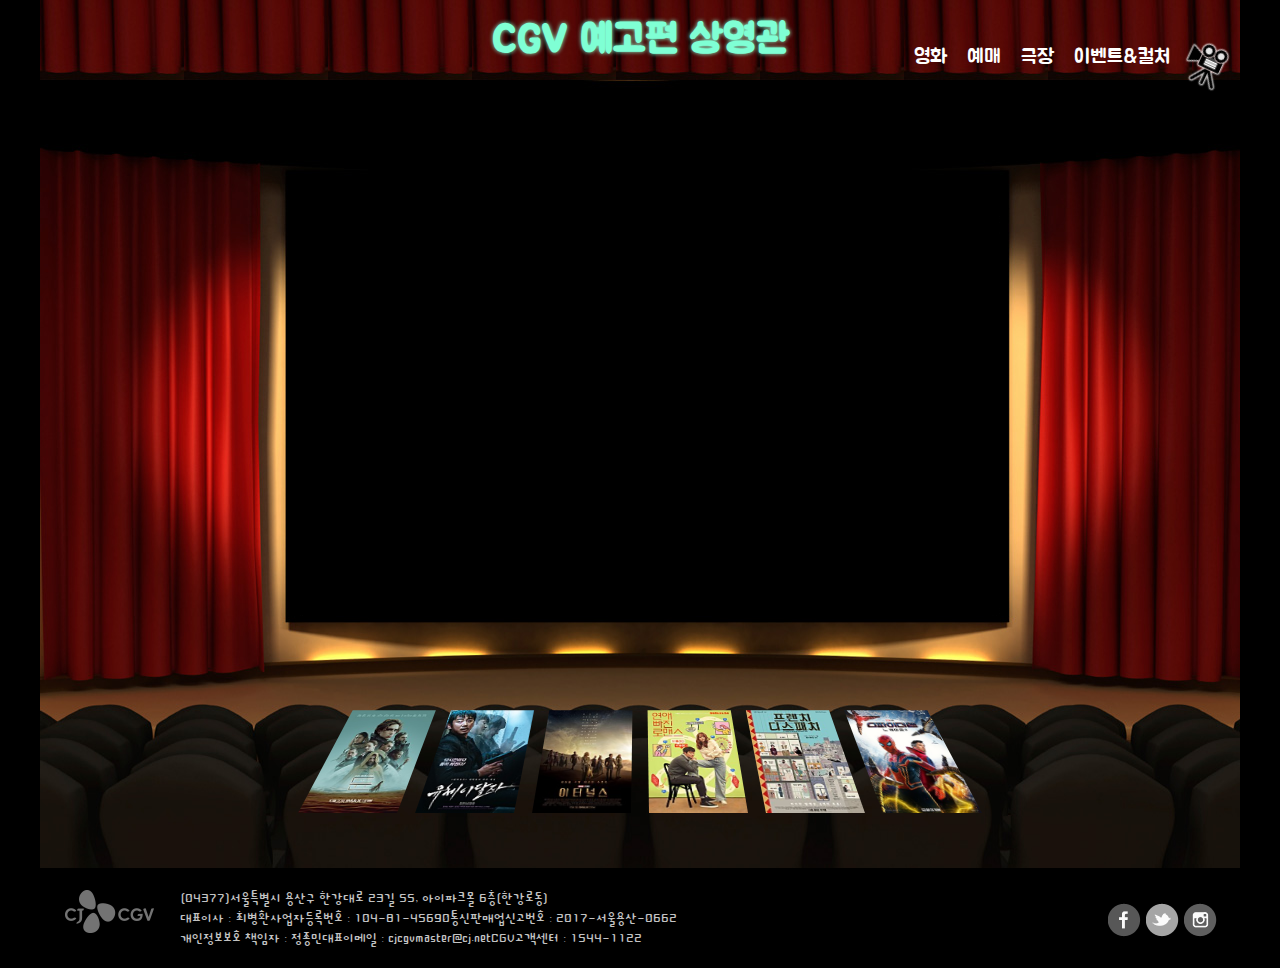
<file: 001.HTML학습/07.CGV_PJ/003.site_v2/index.html>
<!DOCTYPE html>
<html lang="en">

<head>
    <meta charset="UTF-8">
    <meta name="viewport" content="width=device-width, initial-scale=1.0">
    <title>CGV에 오신것을 환영합니다!</title>
    <link rel="stylesheet" href="css/main.css">
    <!-- 미디어쿼리 아래에 넣음! -->
    <link rel="stylesheet" href="css/media.css">
    <script src="js/main.js"></script>
</head>

<body>
    <!-- 1. 상단영역 -->
    <div>
        <header id="top" class="part">
            <!-- 1-1. 페이지 타이틀 -->
            <h1 class="tit">CGV 예고편 상영관</h1>
            <!-- 1-2. 전체메뉴(GNB) -->
            <nav class="gnb">
                <ul class="glist">
                    <li>
                        <a href="#">영화</a>
                        <!-- 서브메뉴 -->
                        <div class="smenu">
                            <ol>
                                <li>
                                    <a href="#">무비차트</a>
                                </li>
                                <li>
                                    <a href="#">HD 트레일러</a>
                                </li>
                                <li>
                                    <a href="#">무비파인더</a>
                                </li>
                                <li class="bdt">
                                    <a href="#">CGV아트하우스</a>
                                </li>
                            </ol>
                        </div>
                    </li>
                    <li>
                        <a href="#">예매</a>
                        <!-- 서브메뉴 -->
                        <div class="smenu">
                            <ol>
                                <li>
                                    <a href="#">빠른예매</a>
                                </li>
                                <li>
                                    <a href="#">상영시간표</a>
                                </li>
                            </ol>
                        </div>
                    </li>
                    <li>
                        <a href="#">극장</a>
                        <!-- 서브메뉴 -->
                        <div class="smenu">
                            <ol>
                                <li>
                                    <a href="#">CGV 극장</a>
                                </li>
                                <li>
                                    <a href="#">특별관</a>
                                </li>
                                <li class="bdt">
                                    <a href="#">CLUB 서비스</a>
                                </li>
                            </ol>
                        </div>
                    </li>
                    <li>
                        <a href="#">이벤트&amp;컬처</a>
                        <!-- 서브메뉴 -->
                        <div class="smenu">
                            <ol>
                                <li>
                                    <a href="#">이벤트</a>
                                </li>
                                <li>
                                    <a href="#">기프트샵</a>
                                </li>
                                <li>
                                    <a href="#">매거진</a>
                                </li>
                            </ol>
                        </div>
                    </li>
                </ul>
                <!-- 영사기박스 -->
                <!-- aside는 서브내용을 담는 div와 같은요소 -->
                <aside id="cam">
                    <!-- 영사기 이미지 -->
                    <img src="./images/gnb.png" alt="영사기">
                    <!-- 빔표시박스 -->
                    <div class="beam"></div>
                </aside>
            </nav>
        </header>
    </div>
    <!-- 2. 메인영역 -->
    <div>
        <!-- 비율유지클래스 적용 .rbx -->
        <main id="cont" class="part rbx">
            <!-- 비율유지 속박스 .rbxIn -->
            <div class="rbxIn">
                <!-- 2-1.스크린 박스 -->
                <div id="screen">
                    <!-- 유튜브 아이프레임 -->
                    <iframe
                        src="https://www.youtube.com/embed/2hnkUpo_2yg?autoplay=1&mute=1&loop=1&playlist=2hnkUpo_2yg&playsinline=1"
                        allow="autoplay"></iframe>
                    <!--
                        유튜브 src 값 구성
                        https://www.youtube.com/embed/동영상ID?옵션
                        [ 물음표 뒤에 옵션설명 ]
                        ?
                        autoplay=1 자동플레이
                        &
                        mute=1 소리없앰
                        &
                        loop=1 반복재생
                        &
                        playlist=동영상ID -> 반복재생할 영상ID
                        &
                        playsinline=1 ->  아이폰에서 인라인재생
                     -->
                </div>
                <!-- 2-2. 예고편 선택메뉴 -->
                <nav class="mlist">
                    <ul>
                        <li>
                            <a href="#">
                                <img src="./images/m1.jpg" alt="듄">
                                <!-- 영화정보 -->
                                <ol class="movtxt">
                                    <li>듄</li>
                                    <li>티모시 샬라메</li>
                                    <li>모험,드라마,SF</li>
                                </ol>
                            </a>
                        </li>
                        <li>
                            <a href="#">
                                <img src="./images/m2.jpg" alt="유체이탈자">
                                <!-- 영화정보 -->
                                <ol class="movtxt">
                                    <li>유체이탈자</li>
                                    <li>윤계상,임지연</li>
                                    <li>액션</li>
                                </ol>
                            </a>
                        </li>
                        <li>
                            <a href="#">
                                <img src="./images/m3.jpg" alt="이터널스">
                                <!-- 영화정보 -->
                                <ol class="movtxt">
                                    <li>이터널스</li>
                                    <li>안젤리나졸리,마동석</li>
                                    <li>액션,판타지</li>
                                </ol>
                            </a>
                        </li>
                        <li>
                            <a href="#">
                                <img src="./images/m4.jpg" alt="연애 빠진 로맨스">
                                <!-- 영화정보 -->
                                <ol class="movtxt">
                                    <li>연애 빠진 로맨스</li>
                                    <li>전종서, 손석구</li>
                                    <li>멜로/로맨스,코미디</li>
                                </ol>
                            </a>
                        </li>
                        <li>
                            <a href="#">
                                <img src="./images/m5.jpg" alt="프렌치 디스패치">
                                <!-- 영화정보 -->
                                <ol class="movtxt">
                                    <li>프렌치 디스패치</li>
                                    <li>틸다 스윈튼</li>
                                    <li>코미디,드라마</li>
                                </ol>
                            </a>
                        </li>
                        <li>
                            <a href="#">
                                <img src="./images/m6.jpg" alt="스파이더맨:노웨이홈">
                                <!-- 영화정보 -->
                                <ol class="movtxt">
                                    <li>스파이더맨:노웨이홈</li>
                                    <li>톰 홀랜드</li>
                                    <li>액션,모험</li>
                                </ol>
                            </a>
                        </li>
                    </ul>
                </nav>

            </div>
        </main>
    </div>
    <!-- 3. 하단영역 -->
    <div>
        <footer id="info" class="part">
            <!-- 3-1. 회사정보 -->
            <address>
                <img src="./images/blogo.png" alt="하단로고">
                <span>
                    (04377)서울특별시 용산구 한강대로 23길 55, 아이파크몰 6층(한강로동) <br>
                    대표이사 : 최병환사업자등록번호 : 104-81-45690통신판매업신고번호 : 2017-서울용산-0662 <br>
                    개인정보보호 책임자 : 정종민대표이메일 : cjcgvmaster@cj.netCGV고객센터 : 1544-1122
                </span>
            </address>
            <!-- 3-2. sns박스 -->
            <ul class="sns">
                <li>
                    <a href="#" title="페이스북 바로가기" target="_blank">
                        <span class="ir">
                            페이스북 바로가기
                        </span>
                    </a>
                </li>
                <li>
                    <a href="#" title="트위터 바로가기" target="_blank">
                        <span class="ir">
                            트위터 바로가기
                        </span>
                    </a>
                </li>
                <li>
                    <a href="#" title="인스타그램 바로가기" target="_blank">
                        <span class="ir">
                            인스타그램 바로가기
                        </span>
                    </a>
                </li>
            </ul>
        </footer>
    </div>

</body>

</html>
</file>
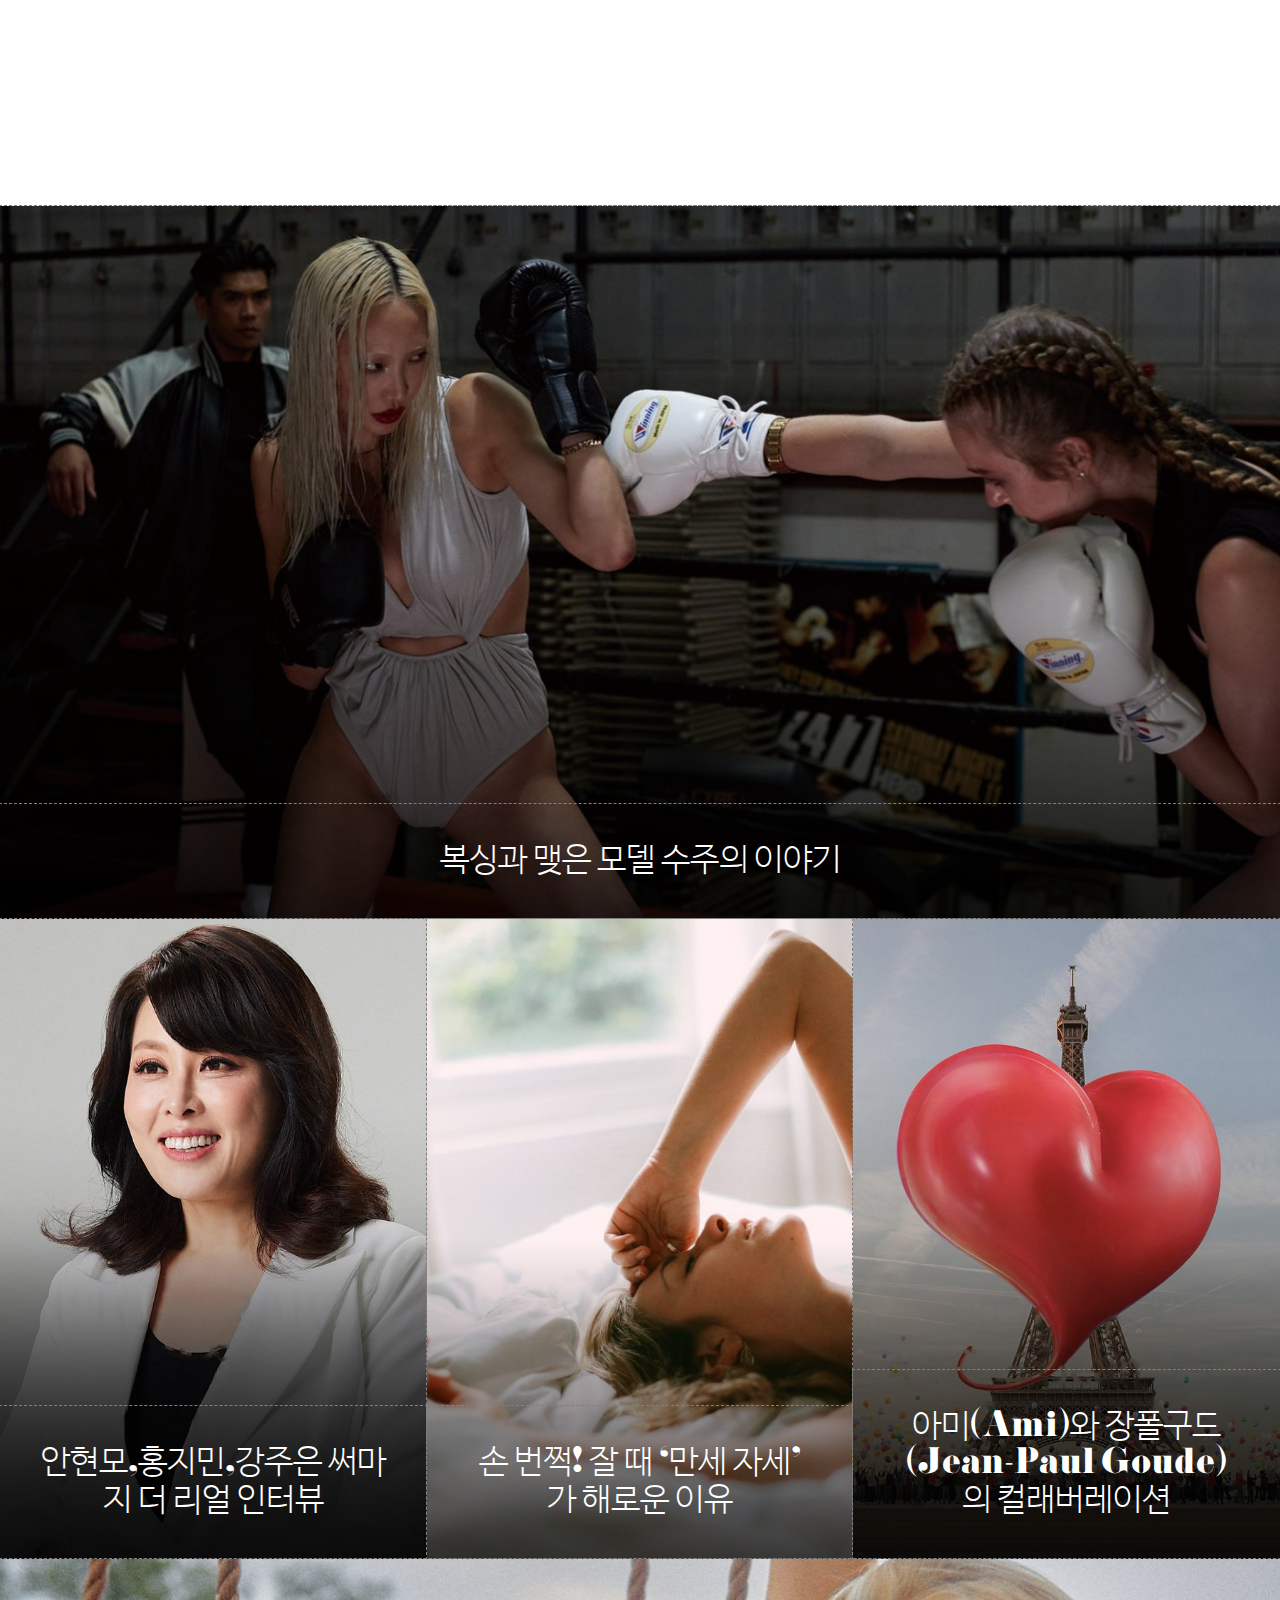
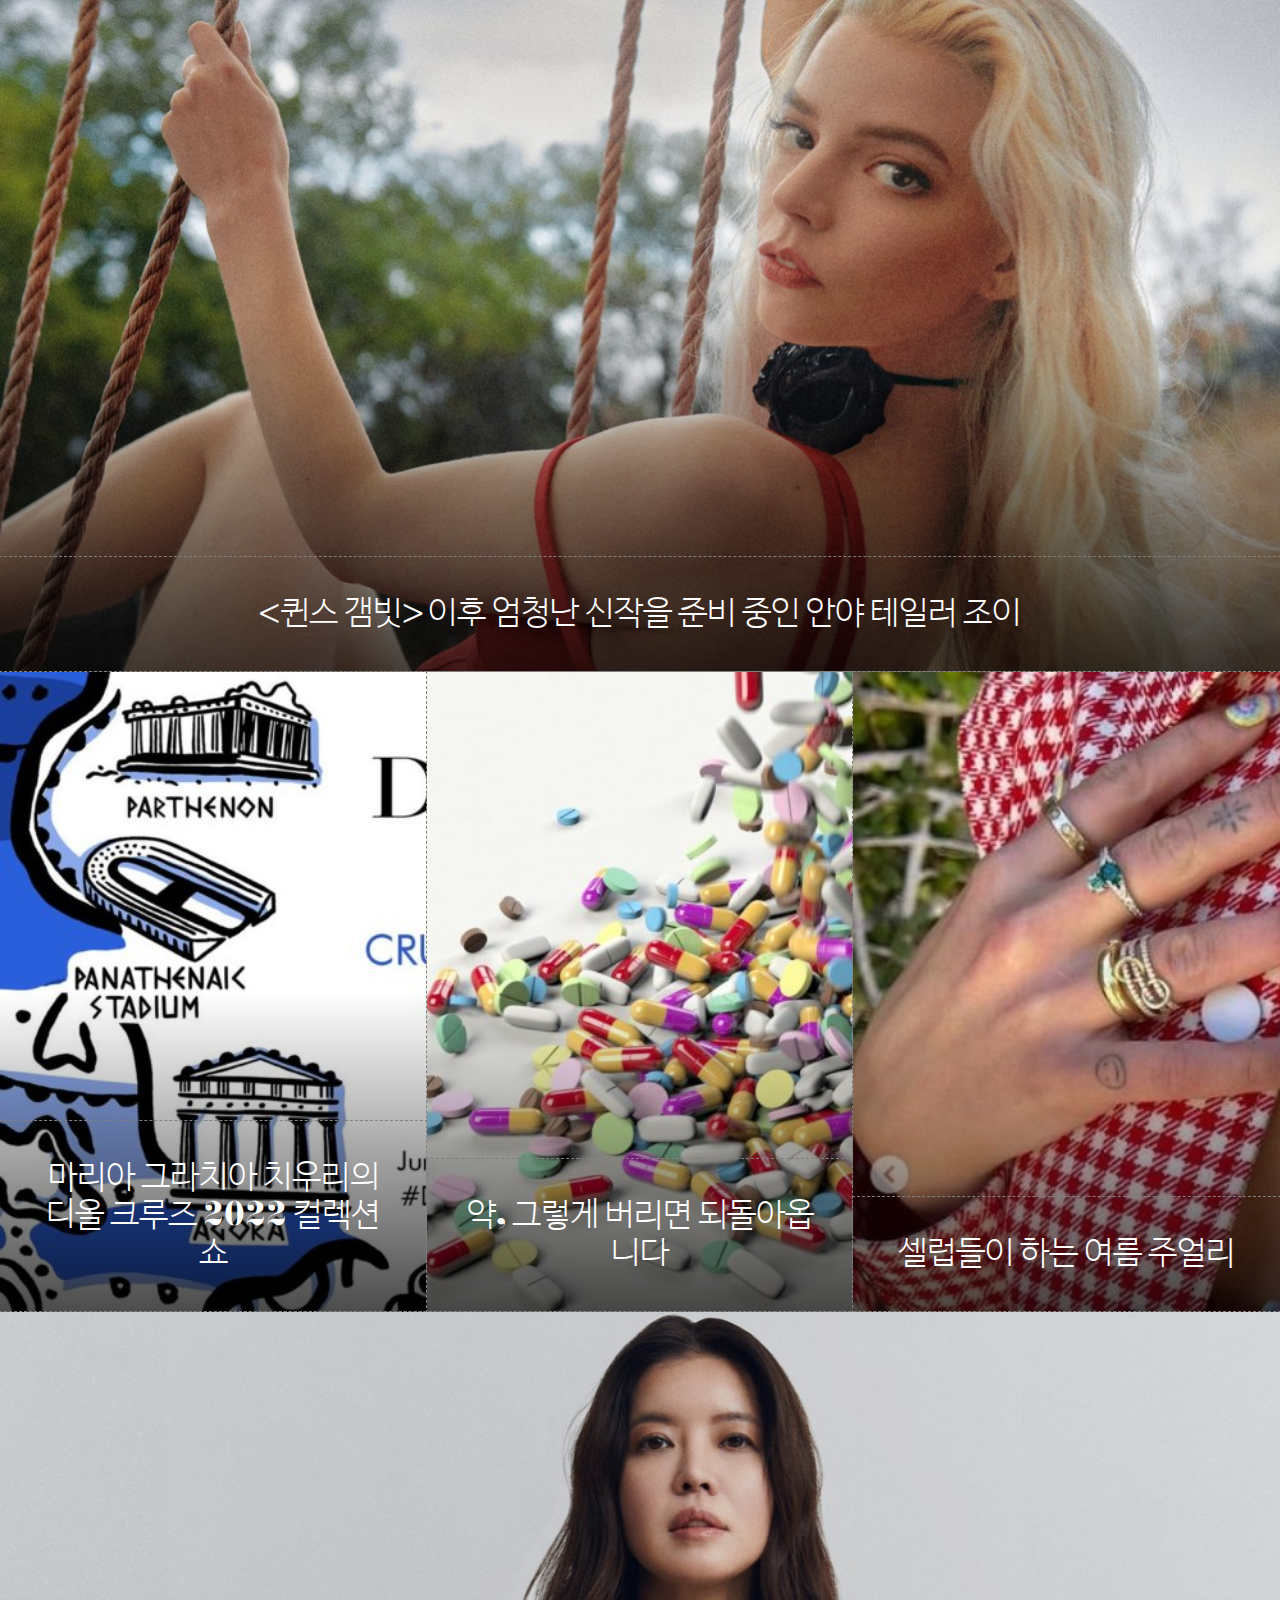
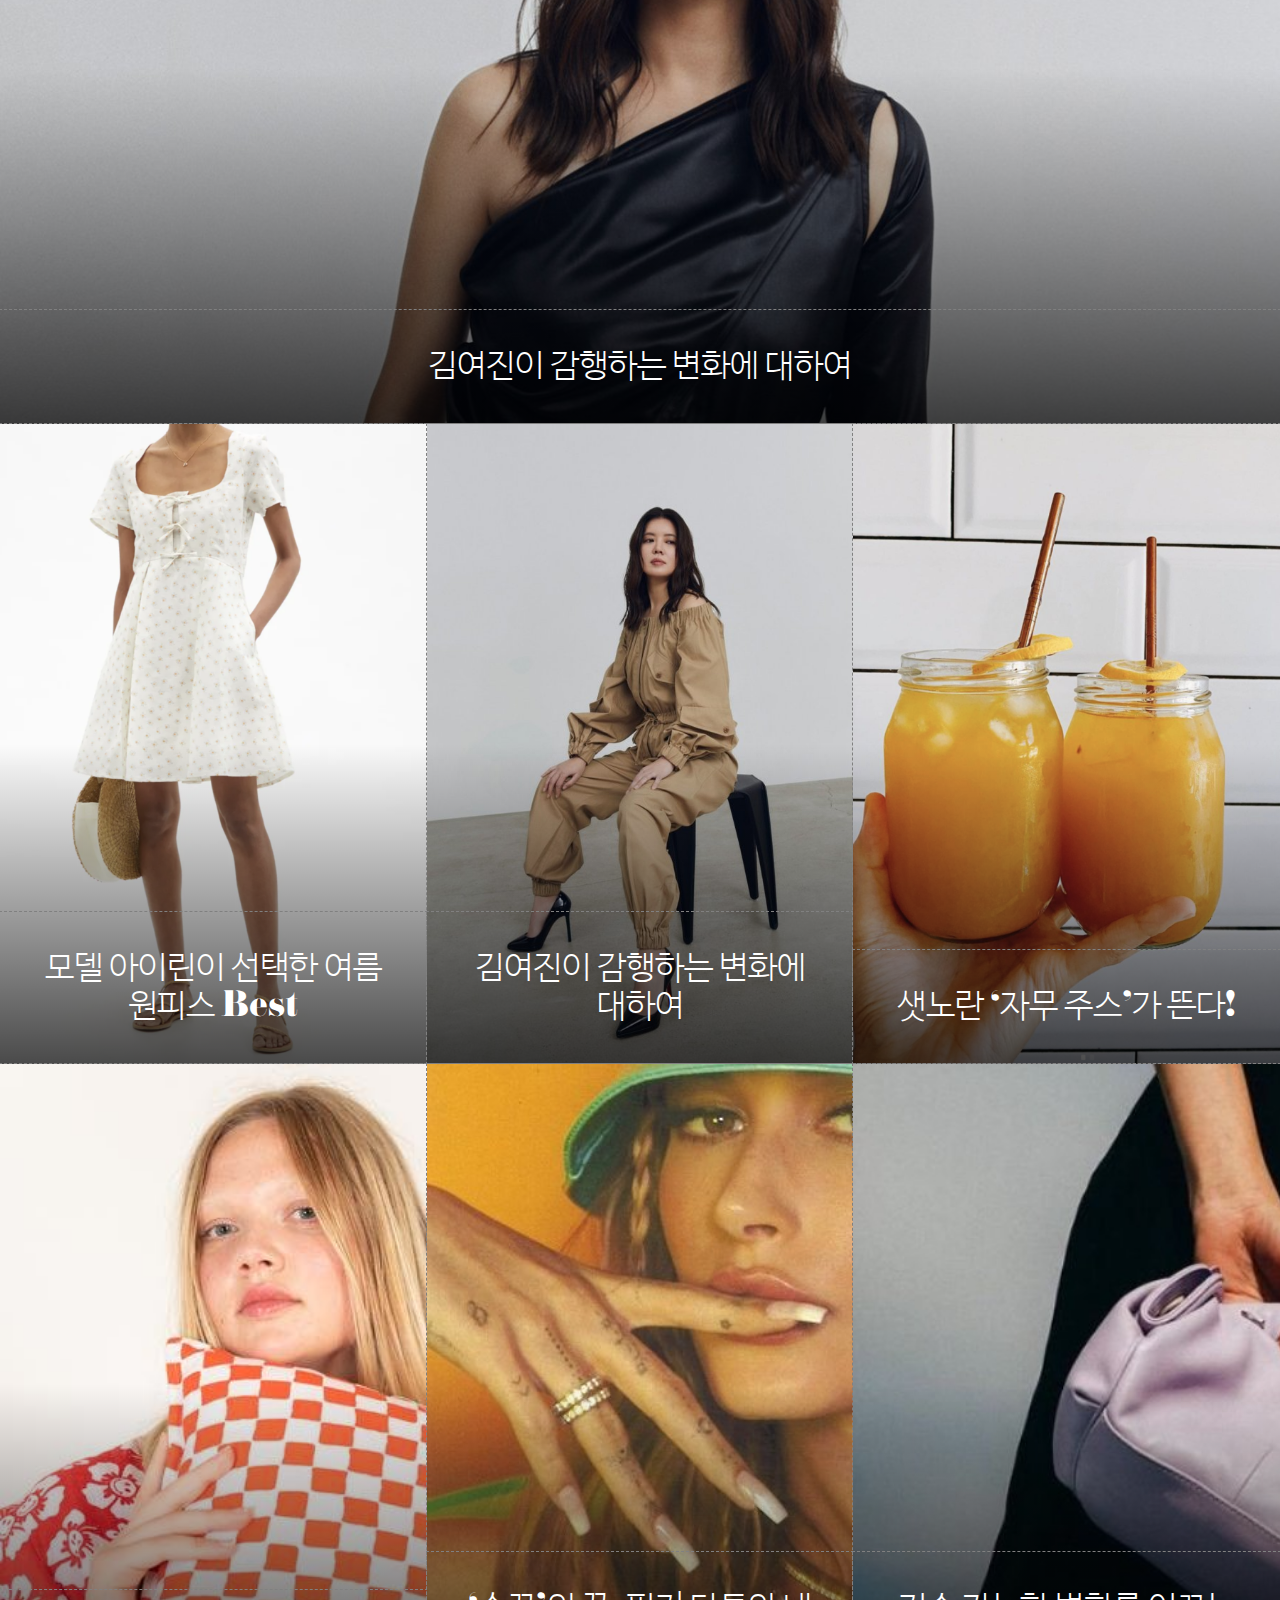
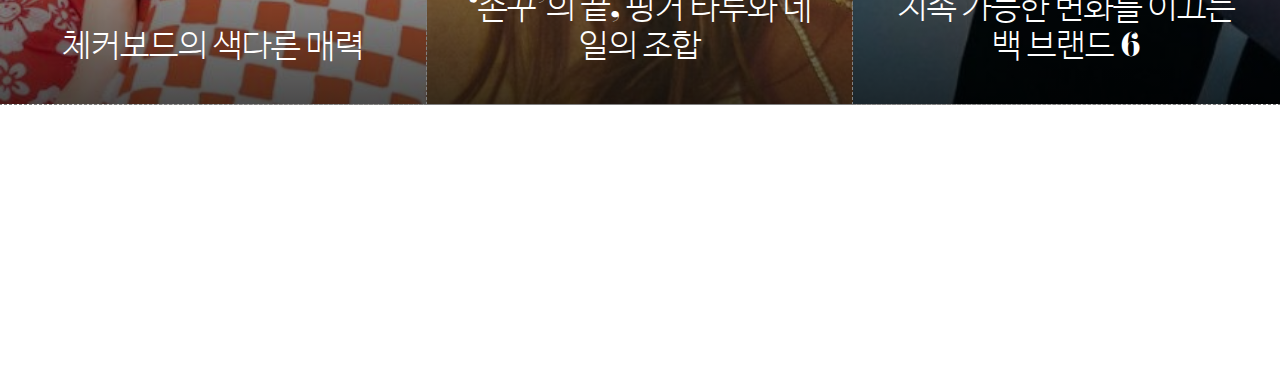
<file: 001.HTML학습/08.VOGUE_PJ/002.site/index.html>
<!DOCTYPE html>
<html lang="ko">

<head>
    <meta charset="UTF-8">
    <meta name="viewport" content="width=device-width, initial-scale=1.0">
    <title>보그 코리아 2022 (Vogue Korea)</title>
    <link rel="stylesheet" href="css/main.css">
</head>

<body>
    <!-- 1. 상단영역 -->
    <div id="top">
        <header class="top ibx">

        </header>
    </div>
    <!-- 2. 메인영역 -->
    <div>
        <main class="cont ibx">
            <!-- 컨텐츠 유형1 -->
            <div class="pt1 rbx">
                <div class="rbxIn">
                    <div class="cbx bgi bg1">
                        <h2>복싱과 맺은 모델 수주의 이야기</h2>
                    </div>
                </div>
            </div>
            <!-- 컨텐츠 유형2 -->
            <div class="pt3 rbx">
                <div class="rbxIn fbx">
                    <div class="cbx bgi bg2">
                        <h2>안현모,홍지민,강주은 써마지 더 리얼 인터뷰</h2>
                    </div>
                    <div class="cbx bgi bg3">
                        <h2>손 번쩍! 잘 때 ‘만세 자세’가 해로운 이유</h2>
                    </div>
                    <div class="cbx bgi bg4">
                        <h2>아미(Ami)와
                            장폴구드(Jean-Paul Goude)의
                            컬래버레이션</h2>
                    </div>
                </div>
            </div>
            <!-- 컨텐츠 유형1 -->
            <div class="pt1 rbx">
                <div class="rbxIn">
                    <div class="cbx bgi bg5">
                        <h2>&lt;퀸스 갬빗&gt; 이후 엄청난 신작을 준비 중인 안야 테일러 조이</h2>
                    </div>
                </div>
            </div>
            <!-- 컨텐츠 유형2 -->
            <div class="pt3 rbx">
                <div class="rbxIn fbx">
                    <div class="cbx bgi bg6">
                        <h2>마리아 그라치아 치우리의 디올 크루즈 2022 컬렉션 쇼</h2>
                    </div>
                    <div class="cbx bgi bg7">
                        <h2>약, 그렇게 버리면 되돌아옵니다</h2>
                    </div>
                    <div class="cbx bgi bg8">
                        <h2>셀럽들이 하는 여름 주얼리</h2>
                    </div>
                </div>
            </div>
            <!-- 컨텐츠 유형1 -->
            <div class="pt1 rbx">
                <div class="rbxIn">
                    <div class="cbx bgi bg9">
                        <h2>김여진이 감행하는 변화에 대하여</h2>
                    </div>
                </div>
            </div>
            <!-- 컨텐츠 유형2 -->
            <div class="pt3 rbx">
                <div class="rbxIn fbx">
                    <div class="cbx bgi bg10">
                        <h2>모델 아이린이 선택한 여름 원피스 Best</h2>
                    </div>
                    <div class="cbx bgi bg11">
                        <h2>김여진이 감행하는 변화에 대하여</h2>
                    </div>
                    <div class="cbx bgi bg12">
                        <h2>샛노란 ‘자무 주스’가 뜬다!</h2>
                    </div>
                </div>
            </div>
            <!-- 컨텐츠 유형2 -->
            <div class="pt3 rbx">
                <div class="rbxIn fbx">
                    <div class="cbx bgi bg13">
                        <h2>체커보드의 색다른 매력</h2>
                    </div>
                    <div class="cbx bgi bg14">
                        <h2>‘손꾸’의 끝, 핑거 타투와 네일의 조합</h2>
                    </div>
                    <div class="cbx bgi bg15">
                        <h2>지속 가능한 변화를 이끄는 백 브랜드 6</h2>
                    </div>
                </div>
            </div>
        </main>
    </div>

    <!-- 3. 하단영역 -->
    <div>
        <footer class="info ibx"></footer>
    </div>

</body>

</html>
</file>
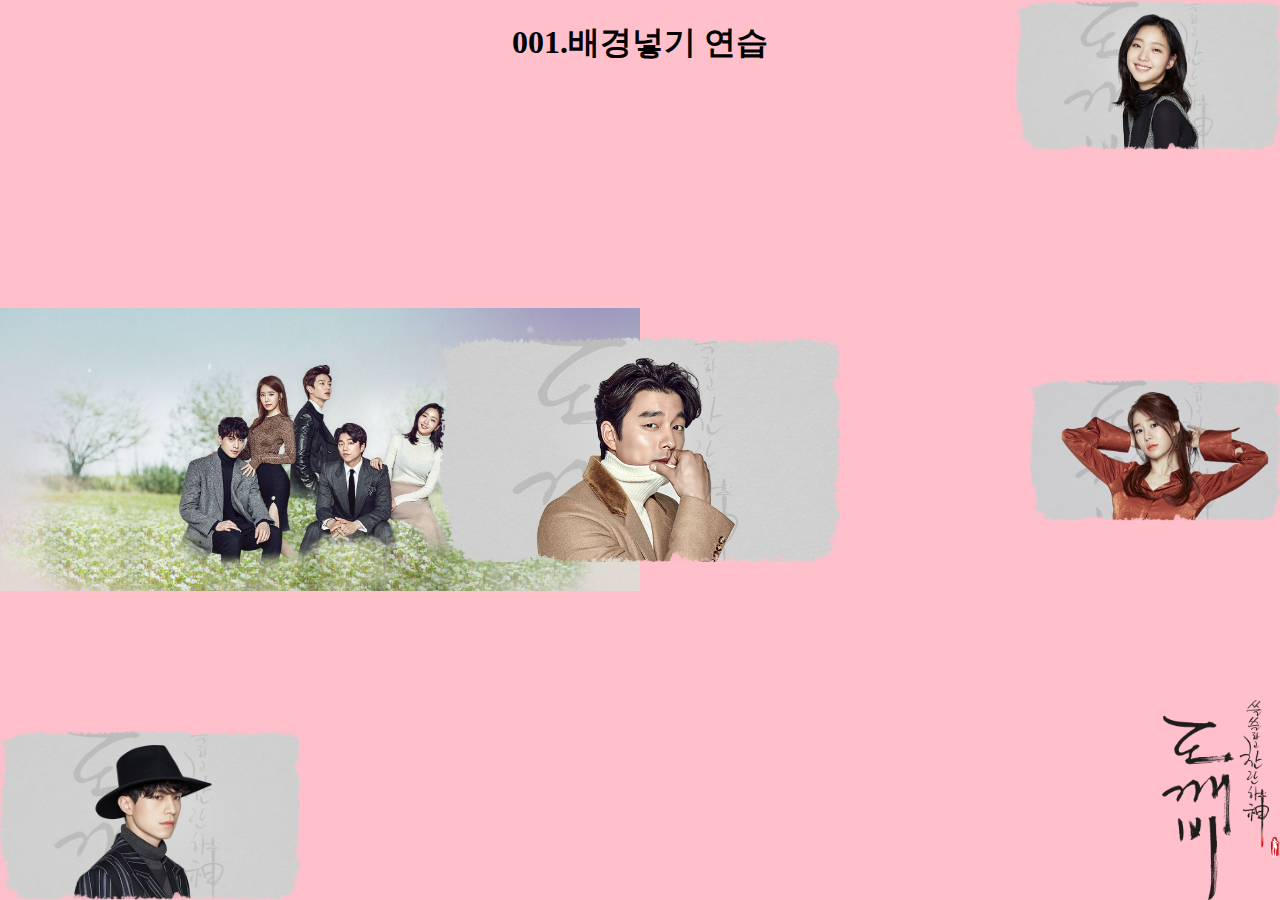
<file: 002.CSS학습/001.배경연습.html>
<!DOCTYPE html>
<html lang="ko">
<head>
    <meta charset="UTF-8">
    <title>001.배경넣기 연습</title>
    <style>
        html,body{
            margin: 0;
            padding: 0;
            height: 100%;
            /* 세로높이값을 보이는 화면에 채움! 
            기본적으로 height는 auto로 셋팅되어서
            내용만큼 높이가 생김*/
            overflow: hidden;
            /* 넘치는 자식요소 숨기기
            -> 여기서는 h1태그의 마진탑을 포함하기 위해줌! */
        }

        h1{
            text-align: center;
            /* 블록요소 내부의 인라인요소 중앙정렬 */
            /* 
                h1에 설정된 기본마진중 상단마진 즉 margin-top
                값이 부모박스인 body바깥으로 나가서 표현됨
                이것은 블록박스의 기본특성임(편리하라고 설정됨)
                이렇게 안되게하려면 부모박스에 overflow:hidden
                설정으로 막을 수 있다!(마진탑이 부모내부에 포함)
            */
        }
        body{

            /* 1. 배경색 */
            background-color: pink;

            /* 2. 배경이미지: url(이미지경로) */
            background-image: url(imgs/bg_logo_a_01.png);

            /* 3. 배경반복여부: 
            no-repeat 반복없음, 
            repeat-x x축반복, repeat-y y축반복 */
            background-repeat: no-repeat;

            /* 4. 배경고정: fixed 고정함! */
            background-attachment: fixed;

            /* 5. 배경위치: 가로 세로 
                값 - px, % 
                가로 - left, center, right
                세로 - top, center, bottom
            */
            background-position: right bottom;

            /* 6. 배경크기: 가로 세로 
            -> 가로,세로 중 한쪽 크기만 주면 이미지비율유지 */
            background-size: auto 200px;

        }

        /* 내부박스 */
        .wrap{
            height: 100%;
            /* 부모박스 (body) 높이만큼 채우기 */
            overflow: hidden;
            /* 자식요소 마진포함 */

            /* 
                [ 배경이미지를 여러개 주려면 어떻게 하나? ]
                -> 배경셋팅을 한번에 주고 콤마로 구분하여 여러개
                배경을 셋팅할 수 있다!!!

                background: 색 이미지 반복 고정 위치/크기;
                background: 색이반고윙/크;

                -> 유의사항: 여러 배경이미지 사용시 순서는 
                나중에 셋팅한 배경이 아래깔린다!
                
                -> 참고) 배경이미지 크기 셋팅시 값을 하나만쓰면
                 가로크기값이고 세로는 자동으로 auto셋팅됨!

                -> 참고) 배경위치값 중 세로위치 기본값은 center이다.
                따라서 세로중앙인 경우 이 값을 생략할 수 있다!
                가로위치 기본값은 left임!
                (셋팅상 생략이 불가할 경우 씀!)

                -> 참고) 만약 위치값이 가로 기본인 left와 세로 기본인 center일지라도 한번쓸 경우 생략이 불가하다!
                이때는 크기설정값 앞에 0이라고 쓰고 슬래쉬(/)하여
                크기를 설정한다!
            */
            background: 
            url(./imgs/dc1.png) no-repeat center/400px,
            url(./imgs/dc2.png) no-repeat right top/auto 150px,
            url(./imgs/dc3.png) no-repeat left bottom/300px,
            url(./imgs/dc4.png) no-repeat right/250px,
            url(./imgs/bg_mainvisual.jpg) no-repeat 0/50%;


        }


        

    </style>
</head>
<body>
    <div class="wrap">
        <h1>001.배경넣기 연습</h1>
    </div>
</body>
</html>
</file>
<file: 001.HTML학습/03.DKB_PJ/css/main.css>
@charset "utf-8";
/* 도깨비 메인페이지 CSS - main.css */

/* 외부파일 합치기 - 웹폰트(CDN) */
@import url('https://fonts.googleapis.com/css2?family=Black+And+White+Picture&family=Kirang+Haerang&family=Nanum+Gothic&display=swap');

/* 
font-family: 'Black And White Picture', sans-serif;
font-family: 'Kirang Haerang', cursive;
font-family: 'Nanum Gothic', sans-serif;
*/

/* 상대단위를 위한 html 글자크기 */
html {
    font-size: 10px;
    /* rem단위 계산을 쉽게하기 위해 10px로 셋팅! */
}

body {
    overflow-x: hidden;
    /* 가로스크롤바 없앰! */
}


/* 애니가 진행하는 동안 투명막 만들기 */
body::after{
    content: '';
    display: block;
    position: fixed;
    top: 0;
    left: 0;
    width: 100vw;
    height: 100vh;
    z-index: 999;
    /* background-color: #f00;
    opacity: 0.5; */

    /* 애니메이션으로 일정시간뒤 없앰 */
    animation: coverDel .1s 7s forwards;
}
/* 애니후 없애기 */
@keyframes coverDel {
    to{
        height: 0;
    }
} /* coverDel 키프레임 */


/* 기본태그 초기화 - 마진,패딩 없애기 */
html,
body,
h1,
h2,
h3,
h4,
h5,
h6,
ul,
ol,
dl,
dt,
dd {
    margin: 0;
    padding: 0;
}

/* 헤딩태그 글자크기 초기화 */
h1,
h2,
h3,
h4,
h5,
h6 {
    font-size: 100%;
    /* 글자크기 100%는 기본글자크기와 같아지는 셋팅
    기본글자크기는 16px */
}

/* ul,ol초기화 */
ul,
ol {
    list-style: none;
    /* 블릿 표시자 없앰 */
}


/* 작업진행중 외곽선 */
/* 별표시(*)는 모든요소를 선택시 사용 */
/* body * {
    outline: 1px dashed gray;
} */

/* outline은 보더와 달리
주변요소에 전혀 영향을 주지 않는다!
그래서 border는 박스요소에 필수포함요소지만
outline은 필수요소가 아니다!!!
그리고 요소의 외곽선 바깥으로 보임!

사용법은 border와 유사함
outline: 두께 종류 색상; */

/* 컨텐츠 파트 최상위부모 */
body {
    /* 한번에 배경주기!!! */
    /* background: 색상 이미지 반복여부 고정 위치/크기 */
    /* background: 색이반고윙/크 */

    background:
        url(../images/bg_logo_a_01.png) no-repeat fixed 10% 30%/10%,
        url(../images/bg_mainvisual.jpg) no-repeat fixed center/cover;

    /* 로고가 위에 와야해서 먼저 배경셋팅함! */


    /* 따로주기 */
    /* background-image: url(../images/bg_mainvisual.jpg);
    background-repeat: no-repeat;
    background-attachment: fixed;
    background-position: center;
    background-size: cover; */



    /* 1. 배경색 */
    /* background-color: lightpink; */

    /* 2. 배경이미지 - 기본적으로 반복됨(x,y방향) */
    /* background-image: url(../images/bg_logo_a_01.png); */
    /* 외부css인 경우 css파일위치에서 한단계위로 올라간 후
    이미지폴더를 찾는다!(경로에 주의!) ../ 는 한칸위로 */

    /* 3. 배경반복여부 */
    /* background-repeat: no-repeat; */
    /* 
        no-repeat 반복안함
        repeat-x x축반복
        repeat-y y축반복
    */
    /* 4. 배경이미지 고정하기 */
    /* background-attachment: fixed; */
    /* fixed는 보이는 화면에 고정함! */

    /* 5. 배경이미지 위치변경 */
    /* background-position: center; */
    /* background-position: right bottom; */
    /* background-position: 100px 200px; */
    /* 
        background-position: 가로 세로; 
        - 가로: px, % 등 단위 또는 left, center, right
        - 세로: px, % 등 단위 또는 top, center, bottom
    
    */
    /* 6.배경이미지 크기 */
    /* background-size: cover; */
    /* background-size: contain; */
    /* background-size: auto 200px; */
    /* background-size: 100px auto; */
    /* background-size: 100px 400px; */
    /* 
        background-size: 가로 세로; 
        - 가로 : px,% 등 단위 auto
        - 세로 : px,% 등 단위 auto
        -> 가로,세로중 한쪽만 크기주고 나머지는 auto일
        경우 이미지가 고유 비율을 유지한다!
        ->>> 특별한 값 : 
        contain(비율유지 채우기-이미지모두 보임,빈틈있음)
        cover(비율유지 채우기-배경박스에 빈틈없이 채움)
    */

}

/********** 공통 클래스 **********/

/* 스크롤바 디자인 클래스 */
/* -webkit- 벤더사명(크롬,사파리) 접두어 */
.scbar::-webkit-scrollbar {
    /* 전체 스크롤바 크기변경 */
    width: 7px;
}

.scbar::-webkit-scrollbar-thumb {
    /* 스크롤바 */
    background-color: #666;
    border-radius: 5px;
}

.scbar::-webkit-scrollbar-track {
    /* 스크롤바 트랙 */
    background-color: #ddd;
    border-radius: 5px;
}




/* 속박스 클래스 */
.ibx {
    /* width: 1200px; */
    max-width: 1200px;
    /* 최대가로 크기 1200px이다가 화면이 
    1200px 보다 작아지면 auto로 자동변경 
    가로스크롤이 생기지 않는다! */
    margin: 0 auto;
    /* 위아래 양쪽(auto는 등분함) */
    /* 마영오! 블록박스 가로중앙 */
}

/********** 1. 상단영역 **********/
#top {
    /* 겉박스 */
    position: absolute;
    /* 앱솔을 준이유는 아래쪽 스테틱박스에 영향을 주기때문! */
    top: -127px;
    /* 위쪽에 숨겼다가 내려오는 애니위해 셋팅! */
    width: 100%;
    /* 크기를 화면에 채움! */
    background-color: #fff;
    border-bottom: 1px solid #ccc;
    z-index: 9999;/* 상단박스 위치 가장위! */

    /* 애니메이션: 이시이지반방마 */
    animation: topAni .8s ease-out 6s forwards;
}

/* 상단박스 애니 키프레임 */
@keyframes topAni {
    to {
        top: 0;
    }
}

/* topAni 키프레임 */

.top {
    /* 속박스 */
    height: 125px;
}

/* 로고박스 */
#logo {
    padding: 20px;
    text-align: center;
}

/* 로고이미지 */
#logo img {
    width: 100px;
}
/*********** sns메뉴 ***********/
.snsbx{ /* 최상위박스 */
    position: absolute;
    top: 25px;
    left: 50%;
    transform: translateX(-50%);
    /* x축방향으로 자기크기의 절반 반대방향이동(중앙정렬) */
    width: 1200px;
    max-width: 100%;
    /* 1200px이었다가 화면이 작아지면 100%로 변경! */
    /* outline: 2px dotted blue; */
}
.sns{
    float: right;
    margin-right: 50px;
    /* outline: 2px dotted red; */
}
.sns ul::after{ /* clear셋팅 */
    content: '';
    display: block;
    clear: both;
}
.sns li{
    float: left;
    margin: 0 5px;
}
.sns li:nth-child(2){/* 회원가입 li */
    margin-right: 20px;
}
/* sns메뉴용 li만 디자인 */
/* 두번째 li이후 모든 li형제들 : 틸드(~) 형제들선택자 */
.sns li:nth-child(2)~li{
    width: 30px;
    height: 30px;
    background-image: url(../images/icons.png);
    background-repeat: no-repeat;
    margin: 0 1px;
}
/* 스프라이츠 기법으로 배경이미지 셋업 */
.sns li:nth-child(3):hover{/* 트위터오버시 */
    background-position: 0 -30px;
}
.sns li:nth-child(4){/* 페북 */
    background-position: -30px 0;
}
.sns li:nth-child(4):hover{/* 페북 오버시 */
    background-position: -30px -30px;
}
.sns li:nth-child(5){/* 인스타 */
    background-position: -60px 0;
}
.sns li:nth-child(5):hover{/* 인스타 오버시 */
    background-position: -60px -30px;
}
.sns a{   
    color: #222;
    text-decoration: none;

    font-family: 'Nanum Gothic', sans-serif;
    font-size: 1.5rem;
    line-height: 30px;
}

/* sns 설명글 숨기기 */
.ir{
    display: none;
}


/********** GNB 메뉴 **********/
.gnb {
    width: 569px;
    margin: 0 auto;
    /* 마영오! */
}

/* 가상요소로 clear설정하기 */
.gnb>ul::after {
    content: '';
    display: block;
    clear: both;
}

.gnb>ul>li {
    float: left;
    /* 옆으로 흐르게 */
    padding: 0 15px;
}

/* 메뉴 링크 */
.gnb>ul>li>a {
    display: inline-block;
    /* 인라인블록이면 위아래로 영역이 줄간격만큼 확장됨! */
    color: #222;
    text-decoration: none;
    font-family: 'Nanum Gothic', sans-serif;
    font-size: 1.7rem;
    line-height: 40px;
    border-bottom: 4px solid #fff;
    /* 미리보더를 만들고 하위메뉴에 영향이 없도록함! */

}

/* 상위메뉴 li에 마우스 오버시 a요소 빨간색 하단보더넣기 */
.gnb>ul>li:hover>a {
    border-bottom: 4px solid red;
    /* 인라인블록이어서 보더가 크기에 영향을 미치지 않음! */
}

/* 서브메뉴 */
.smenu {
    position: absolute;
    /* 젠틀앱솔루트 */
    z-index: 1;
    /* li 가상요소 after 앱솔루트보다 위! */
    /* background-color: #fff; */


    /* 서브메뉴 숨기기 */
    height: 0;
    overflow: hidden;

    /* 트랜지션: 속시이지 */
    transition: height .4s ease-out;

}

/* 서브 하위 ol */
.smenu ol {
    padding: 10px 0;
}

/* 서브 a */
.smenu a {
    font-size: 1.4rem;
    line-height: 30px;

    /* 글자색+밑줄 변경 */
    color: #222;
    text-decoration: none;
}

/* 하위메뉴가 있는 상위 li요소에 마우스 오버시
가상요소로 페이지 끝까지 차지하는 흰색배경 만들기  
클래스 sm이 부여된 li만 적용된다!*/
.gnb>ul>li.sm::after {
    content: '';
    display: block;
    /* div와 비슷! */
    position: absolute;
    top: 127px;
    /* 겉박스 하단보더 1px보이게 1px더함! */
    left: 0;
    /* 부모는? 보이는 화면 */
    width: 100%;
    /* 앱솔루트 크기에 %사용시 부모를 기준함! 
    보이는 화면이 부모! */
    height: 0px;
    background-color: #fff;

    /* 세부위치조정은 마진으로!!! */
    /* margin-top: 4px; */
    /* #top의 하단보더를 가리므로 아래쪽으로 위치이동함! */

    /* 트랜지션: 속시이지 */
    transition: height .4s ease-out;
}

/* li.sm에 마우스 오버시 가상요소 내려오기! */
/* 공통으로 하단보더설정 */
.gnb>ul>li.sm:hover::after {
    border-bottom: 2px solid red;
}

/* 높이값 각각 다르게 셋팅 */
/* + 상위메뉴 li에 마우스 오버시 .smenu 보이기 동시코딩!!! */
/* 프로그램 소개 : 메뉴3개*30+20=110px */
.gnb>ul>li.sm.sm1:hover::after,
.gnb>ul>li.sm1:hover .smenu {
    height: 110px;
}

/* 동영상 : 메뉴4개*30+20=140px */
.gnb>ul>li.sm.sm2:hover::after,
.gnb>ul>li.sm2:hover .smenu {
    height: 140px;
}

/* 사진첩 : 메뉴2개*30+20=80px */
.gnb>ul>li.sm.sm3:hover::after,
.gnb>ul>li.sm3:hover .smenu {
    height: 80px;
}

/* 모바일용 햄버거 버튼 */
.ham{
    position: absolute;
    top: 18px;
    right: 20px;

    font-size: 40px;
    transform: scaleX(1.5);

    /* 버튼 기본없애기 */
    background-color: transparent;
    border: none;

    /* 모바일 아닐때 안보임 */
    display: none;

}
/* 버튼모양 변경위해 가상요소로 내용넣기! */
.ham::before{
    content: '≡';
}
/* 크롬브라우저 포커스 아웃라인 없애기 */
.ham:focus{
    outline: none;
}





/********** 2. 메인영역 **********/
.cont {
    max-width: 1920px;
    /* 가장 큰 일반 해상도 크기로 최대가로크기 변경! */
    height: 800px;
    overflow: hidden;
    /* 자식요소 마진탑포함! */
    padding-bottom: 150px;
}

/* 캐릭터 부모박스 */
#cbx {
    width: 90%;
    /* 부모박스크기의 90%가로크기 */
    margin: 0 auto;
    /* 마영오! - 블록가로중앙 */
    margin-top: 527px;
    /* 윗쪽마진 400px+127px(#top만큼)로 설정 */
    /* height: 300px; */
    /* background-color: rgba(144, 238, 144, 0.637); */

    /* overflow: hidden; */
    /* float해제를 위해! 
    -> 자식요소가 위로 올라갈때 가려져서 쓸 수 없음!!! */
    /* -> 가상요소로 마지막에 float해제설정하기! */
}

/* 가상요소로 clear설정하기! */
#cbx::after {
    content: '';
    display: block;
    /* div와 비슷 */
    clear: both;
    /* float을 끊어서 부모가 자식을 인식함! */
}

/* 캐릭터박스 공통 */
.cat {
    /* 4등분 가로 크기는 몇%? 25% */
    width: 24%;
    /* 25% - 1%(양쪽마진) = 24% */
    margin: 0 .5%;
    /* margin: 0 0.5%; */
    /* 양쪽마진은 0.5%씩 2개이므로 합이 1%임
    이를 크기에 반영한다! 
    참고) 0.몇 이런수치값은 보통 0을 생략하는 경우가 많다*/
    float: left;
    /* 
        [ 블록요소를 옆으로 흘러가게 하기!!! ]
        float속성
        -> left 값은 나는 왼쪽에 너는 오른쪽에 올라와!
        -> right 값은 나는 오른쪽에 너는 왼쪽에 올라와!

        [ 자식요소가 float된 경우 부모요소는 높이값 0? ]
        -> 블록 자식요소 float으로 인해 부모요소가 높이값
        이 0인 경우 다음과 같이해결한다!
        1. 부모요소에 overflow:hidden 설정
        2. float자식요소 중 float이 아닌 마지막 요소에
         float해제 속성인 clear설정하기!

    */

    /* height: 200px; */
    /* outline: 4px dotted red; */
    cursor: pointer;
    /* 손가락모양 */

    /* 애니위한 변경속성 */
    transform: translateY(-200%);
    opacity: 0;

    /* 애니메이션: 이시이지반방마 */
    animation: catAni 1s ease-out 3s forwards;
}
/* 캐릭터박스 애니 시차주기 */
.cat:nth-child(2){/* 지은탁 */
    animation-duration: 3.5s;
}
.cat:nth-child(3){/* 저승사자 */
    animation-duration: 4s;
}
.cat:nth-child(4){/* 써니 */
    animation-duration: 4.5s;
}

/* 캐릭터박스 키프레임 */
@keyframes catAni {
    to {
        transform: translateY(0);
        opacity: 1;
    }
} /* catAni 키프레임 */


/* 캐릭터 이미지박스 */
.ci {
    /* 트랜지션: 속시이지 */
    transition: margin-top .4s ease-out;
}

/* .cat에 마우스 오버시 .ci의 마진탑을 마이너스로 설정! */
.cat:hover .ci {
    margin-top: -57%;
}

/* 캐릭터 이미지 */
.ci>img {
    width: 100%;
    /* 이미지크기를 싸고 있는 부모박스에 맞춰라!
    height크기를 안주면 비율유지함! */

}

/* 캐릭터 이름이미지 박스 */
.ci span {
    display: block;
    /* 블록으로 변경해서 부모박스 끝까지 차지함! */
    text-align: center;
    /* 인라인요소 중앙정렬 */
    margin-top: -21%;
    /* 부모높이값 기준 21%크기만큼 
    반대방향(위쪽)으로 위치 이동함 */
}

/* 캐릭터 이름이미지 */
.ci span img {
    width: 40%;
    /* 부모박스(span)의 가로크기의 40%크기 */
}

/* 
    [ 자식요소 선택 가상클래스 ]

    - 전제조건: 자식요소가 같은 종류일 경우
    :first-child 첫번째 자식
    :last-child 마지막 자식
    :nth-child(순번) 몇번째 자식
    - 순번은 1부터~!

    - 전제조건: 자식요소가 여러가지일 경우
    :first-of-type 첫번째 자식
    :last-of-type 마지막 자식
    :nth-of-type(순번) 몇번째 자식
    - 순번은 1부터~!
*/
/* 첫번째 이름이미지 숨기기 */
.ci span img:first-child {
    display: none;
}

/* .cat에 마우스 오버시 첫번째 이미지 보이기 */
.cat:hover .ci span img:first-child {
    display: inline;
}

/* .cat에 마우스 오버시 마지막 이미지 숨기기 */
.cat:hover .ci span img:last-child {
    display: none;
}

/* 캐릭터 설명박스 */
.cd {
    height: 0;
    /* .cat 오버시 250px로 높이값 변경! */
    overflow-y: scroll;
    /* y축 스크롤만 생겨서 넘치는 자식요소 보이기 */

    /* background:색이반고윙/크; */
    background: url(../images/eachBG.jpg) no-repeat center/cover;
    margin-top: 15px;

    /* 둥근모서리 - border-radius */
    border-radius: 20px 0 0 20px;
    /* 4개의 값 - 왼쪽 위 부터 시계방향 */

    /* 트랜지션: 속시이지 - trs */
    transition: height .4s ease-out;
    /* transition: .4s; -> 시간만 줘도 적용됨
    옵션이 모든 속성과 가속도는 기본 ease적용*/
}

/***************************************************** 
    트랜지션(Transition) 애니메이션효과주기
    -> 속성값을 변화과정을 보여주면서 애니메이션하는 속성
    transition: 속성 시간 이징 지연 -> 속시이지!
    1. 속성 - 변경애니메이션 대상속성
            (안쓰거나 all을 쓰면 모든 속성이 선택됨)
    2. 시간 - 애니메이션 시간 : 초단위(s)
    3. 이징 - 가속도
            1) ease : 앞뒤로 약간씩 느림(기본값)
            2) ease-in : 처음에 천천히 나중에 빨라짐
            3) ease-out : 나중에 천천히 처음엔 빠름
            4) ease-in-out : 처음과 끝에 천천히
            5) linear : 등속도
            -> 베지어곡선으로 매우 다채롭게 가속도 조정가능
    6. 지연 - 지연시간 즉, 처음에 대기시간(초단위:s)
    7. 적용법: 오버시와 원상복귀되는 애니가 같다면
            오버전 원본에 한번만 주면 양방향 동일하게 적용됨
            만약 오버시와 아웃시 따로 주려면 각각설정해야함!
*****************************************************/
/* .cat에 오버시 높이값 변경! */
.cat:hover .cd {
    height: 250px;
}

/* 캐릭터설명 타이틀 */
.cd h3 {
    font-family: 'Black And White Picture', sans-serif;
    font-size: min(2vw, 30px);
    font-weight: normal;
    padding: 5px 10px 0;
    /* 패딩: 위 양쪽 아래 */
}

/* 가상요소로 타이틀 앞에 작은 도깨비로고 넣기 */
.cd h3::before {
    content: '';
    display: inline-block;
    width: 15px;
    height: 30px;
    background: url(../images/bg_logo_a_01.png) no-repeat right -184px;
    vertical-align: -5px;
    margin-right: 5px;
    /* outline: 1px solid red; */
}

/* 캐릭터 설명 문단 */
.cd p {
    font-family: 'Kirang Haerang', cursive;
    font-size: min(1.5vw, 20px);
    line-height: 1.7;
    padding: 10px;
    text-align: justify;
    /* 양쪽정렬 */
}

/* 캐릭터 설명 첫번째 글자 가상요소로 변경하기! */
.cd p:first-of-type::first-letter {
    font-size: min(2vw, 30px);
    color: cyan;
    text-shadow: 1px 0 #000, -1px 0 #000,
        0 1px #000, 0 -1px #000;
    /* 4개의 그림자로 글자 테두리 주기! */
}

/* 도깨비 문구 이미지 */
#dtxt {
    position: absolute;
    top: 200px;
    right: 50px;
    /* 부모는? 보이는 화면 */
    width: min(25vw, 327px);
    /* 이미지의 최대크기 제한하기 */

    /* 변경애니속성 2가지 */
    transform: translate(100%, 50%);
    opacity: 0;

    /* 애니메이션: 이시이지반방마 */
    animation: dtxtAni 2s ease-in-out 1s forwards;
}

/* 문구 키프레임 */
@keyframes dtxtAni {
    to {
        transform: translate(0, 0);
        opacity: 1;
    }
}

/* dtxtAni키프레임 */

/********** 3. 하단영역 **********/
#info {
    /* 겉박스 */
    background-color: rgba(255, 255, 255, 0.7);
}

.info {
    position: relative;
    /* 부모자격 - .sel 선택박스 */
    /* 속박스 */
    height: 241px;
    padding: 15px;
    box-sizing: border-box;
    /* 크기유지 - 보더,패딩포함 */
}

/* 하단링크 */
.blink {
    max-width: 804px;
    margin: 0 auto;
    /* 마영오! */
}

/* 가상요소 clear */
.blink ul::after {
    content: '';
    display: block;
    clear: both;
}

.blink li {
    float: left;
    padding: 0 15px;
}

/* 하단링크 a */
.blink a {
    color: #222;
    text-decoration: none;
    /* font-family: 'Nanum Gothic', sans-serif; */
    font: bold 1.4rem/2.8 'Nanum Gothic', sans-serif;
    /* 
        font 한번에 셋팅하기!
        font: 스두크/줄체
        font: 스타일 두께 크기/줄간격 글자체
    */
}

/* 마우스 오버시 a요소 */
.blink a:hover {
    color: red;
    text-decoration: underline;
}

/* 회사주소박스 */
.addr {
    max-width: 804px;
    margin: 10px auto;
    border: 4px double #222;
    font: 1.4rem/2 'Nanum Gothic', sans-serif;
    /* 원래 address요소는 italic체인데 font한번에쓰기에서
    스타일 설정을 안하면 기본 normal이 적용되서 없어짐 */
    text-align: center;
    padding: 10px;
    box-sizing: border-box;
    /* 크기유지 */
}

/* 하단로고 */
.blogo {
    text-align: center;
}

/* 브랜드 바로가기 선택박스 */
#sel{
    position: absolute;
    top: 20px;
    right: 20px;
    /* 부모는? .info */
    font: bold 1.4rem/2.8 'Nanum Gothic', sans-serif;
    padding: 5px;
}
</file>
<file: 001.HTML학습/03.DKB_PJ/css/media.css>
@charset "utf-8";
/* 도깨비 PJ 메인페이지 미디어쿼리 - media.css */

/******** 1024px 이하 미디어쿼리 ********/
@media screen and (max-width:1024px) {
    html {
        font-size: 8px;
    }

    /* 메뉴 글자 크기에 따른 gnb 가로크기변경 */
    .gnb {
        width: 491px;
    }

}

/* 1024px 이하 */

/******** 800px 이하 미디어쿼리 ********/
@media screen and (max-width:800px) {

    /* 1. 숨기기 
    - GNB메뉴, 문구이미지, 하단링크, 
    서브메뉴, 메뉴배경가상요소, sns메뉴박스, 선택박스 */
    .gnb,
    #dtxt,
    .blink,
    .smenu,
    .gnb>ul>li.sm::after,
    .snsbx,
    #sel {
        display: none;
    }

    /* 2. 보이기 - 햄버거버튼 */
    .ham {
        display: block;
    }

    /* 3. 높이값 자동 : 상단영역, 하단영역 */
    .top,
    .info {
        height: auto;
    }

    /* 3.5. GNB 디자인변경하기 */
    .gnb {
        position: fixed;
        top: 0;
        left: 0;
        width: 100vw;
        height: 100vh;
        background-color: rgba(0, 0, 0, 0.7);
    }
    .gnb>ul{
        margin-top: 20vh;
        /* 리스트가 60vh이므로 나머지 40vh 중
        절반인 20vh만 밀어주면 리스트가 세로
        중앙에 오게됨! */
    }
    .gnb>ul>li{
        float: none;
        /* float 없앰! */
        text-align: center;
    }
    .gnb>ul>li>a{
        font-size: 4vh;
        line-height: 10vh;
        /* 메뉴가 6개이므로 줄간격 60vh
        즉, 보이는 높이값화면의 60%임 */
        color: #fff;
        /* 글자색 흰색 */
    }
    /* 오버시 하단보더 없애기 */
    .gnb>ul>li>a,
    .gnb>ul>li:hover>a{
        border-bottom: none;
    }

    /* 3.6. 상단영역 클래스 설정변경 */
    /* .top에 클래스 on을 주면 하위요소 변경 */
    .top.on .gnb{
        display: block;
    }
    /* 상단영역 .top에 클래스 on적용시 버튼변경 */
    .top.on .ham::before{
        content: '×';
        color: #fff;
    }
    /* 상단영역 .top에 클래스 on적용시 버튼고정 */
    .top.on .ham{
        position: fixed;
        transform: scale(1.5);
    }

    /* 4. 캐릭터 박스 레이아웃 변경 */
    .cat {
        width: 99%;
        /* 한줄에 하나의 캐릭터박스 옴 */
        margin-bottom: 3vh;
        /* 하단마진 뷰포트 단위로 지정! */
    }

    /* 5. 메인 컨텐츠 박스 : 높이값 해제 */
    .cont {
        height: auto;
        padding-bottom: 0;
    }

    /* 6. 캐릭터 부모박스 마진조정 */
    #cbx {
        margin-top: 100px;
    }

    /* 7. 캐릭터 박스 마우스 오버시 이미지박스 올라오기 초기화 */
    .cat:hover .ci {
        margin-top: 0;
    }

    /* 8. 타이틀글자 */
    .cd h3 {
        font-size: 7vw;
        padding: 2vw 4vw 0;
    }

    /* 9. 내용글자 */
    .cd p {
        font-size: 4vw;
        padding: 5vw;
    }

    /* 10. 캐릭터박스 오버시 글자박스 높이값 */
    .cat:hover .cd {
        height: 50vh;
    }

}

/* 800px 이하 */
</file>
<file: 001.HTML학습/03.DKB_PJ_v2/css/media.css>
@charset "utf-8";
/* 도깨비 PJ 메인페이지 미디어쿼리 - media.css */

/******** 1024px 이하 미디어쿼리 ********/
@media screen and (max-width:1024px) {
    html {
        font-size: 8px;
    }

    /* 메뉴 글자 크기에 따른 gnb 가로크기변경 */
    .gnb {
        width: 491px;
    }

}

/* 1024px 이하 */

/******** 800px 이하 미디어쿼리 ********/
@media screen and (max-width:800px) {

    /* 1. 숨기기 
    - GNB메뉴, 문구이미지, 하단링크, 
    서브메뉴, 메뉴배경가상요소, sns메뉴박스, 선택박스 */
    .gnb,
    #dtxt,
    .blink,
    .smenu,
    .gnb>ul>li.sm::after,
    .snsbx,
    #sel {
        display: none;
    }

    /* 2. 보이기 - 햄버거버튼 */
    .ham {
        display: block;
    }

    /* 3. 높이값 자동 : 상단영역, 하단영역 */
    .top,
    .info {
        height: auto;
    }

    /* 3.5. GNB 디자인변경하기 */
    .gnb {
        position: fixed;
        top: 0;
        left: 0;
        width: 100vw;
        height: 100vh;
        background-color: rgba(0, 0, 0, 0.7);
    }
    .gnb>ul{
        margin-top: 20vh;
        /* 리스트가 60vh이므로 나머지 40vh 중
        절반인 20vh만 밀어주면 리스트가 세로
        중앙에 오게됨! */
    }
    .gnb>ul>li{
        float: none;
        /* float 없앰! */
        text-align: center;
    }
    .gnb>ul>li>a{
        font-size: 4vh;
        line-height: 10vh;
        /* 메뉴가 6개이므로 줄간격 60vh
        즉, 보이는 높이값화면의 60%임 */
        color: #fff;
        /* 글자색 흰색 */
    }
    /* 오버시 하단보더 없애기 */
    .gnb>ul>li>a,
    .gnb>ul>li:hover>a{
        border-bottom: none;
    }

    /* 3.6. 상단영역 클래스 설정변경 */
    /* .top에 클래스 on을 주면 하위요소 변경 */
    .top.on .gnb{
        display: block;
    }
    /* 상단영역 .top에 클래스 on적용시 버튼변경 */
    .top.on .ham::before{
        content: '×';
        color: #fff;
    }
    /* 상단영역 .top에 클래스 on적용시 버튼고정 */
    .top.on .ham{
        position: fixed;
        transform: scale(1.5);
    }

    /* 4. 캐릭터 박스 레이아웃 변경 */
    .cat {
        width: 99%;
        /* 한줄에 하나의 캐릭터박스 옴 */
        margin-bottom: 3vh;
        /* 하단마진 뷰포트 단위로 지정! */
    }

    /* 5. 메인 컨텐츠 박스 : 높이값 해제 */
    .cont {
        height: auto;
        padding-bottom: 0;
    }

    /* 6. 캐릭터 부모박스 마진조정 */
    #cbx {
        margin-top: 100px;
    }

    /* 7. 캐릭터 박스 마우스 오버시 이미지박스 올라오기 초기화 */
    .cat:hover .ci {
        margin-top: 0;
    }

    /* 8. 타이틀글자 */
    .cd h3 {
        font-size: 7vw;
        padding: 2vw 4vw 0;
    }

    /* 9. 내용글자 */
    .cd p {
        font-size: 4vw;
        padding: 5vw;
    }

    /* 10. 캐릭터박스 오버시 글자박스 높이값 */
    .cat:hover .cd {
        height: 50vh;
    }

}

/* 800px 이하 */
</file>
<file: 003.JS학습/Ossomae_PJ/css/main.css>
@charset "utf-8";
/* 옷소매 갤러리 CSS - main.css */
html,body,h1{
    margin: 0;
    padding: 0;
}

body{
    overflow: hidden;
    background: url(../images/bg-main.jpg) no-repeat fixed center/cover;
}

 /* IR 클래스 */
.ir{
    display: block;
    width: 0;
    height: 0;
    overflow: hidden;
}

/* 1.메인타이틀 */
.mtit{
    width: 20%;
    max-width: 300px;
    /* 최대크기지정 */
    margin: 0 auto; 
    margin-top: 2%;   
    box-shadow: -15px 0 30px #000 inset;
    border-radius: 50%;
    background: url(../images/logo.png) no-repeat center/cover;
}
/* 비율유지박스 */
.mtit::before {
    content: '';
    display: block;
    padding-top: 100%;
    /* 정사각형 1:1비율 */
}

/* 2. 갤러리박스 */
#gbx{
    position: relative;
    /* 부모자격: 버튼의 부모 */
    padding: 2% 0;
}
.gbx{
    position: relative;
    /* 부모자격 */
    width: 20%;
    max-width: 300px;
    /* 최대크기지정 */
    margin: 0 auto;
    /* outline: 4px dashed blue; */
}
.gbx::before{
    content: '';
    display: block;
    padding-top: 100%;
}

/* 갤러리 이미지 박스 */
.gbx>div{
    position: absolute;
    /* 부모는? .gbx */
    top: 0;
    width: 100%;
    box-shadow: 6px 6px 5px #333;
    border-radius: 15px;
    overflow: hidden;
    background-color: #fff;
    /* 트랜지션 */
    transition: all .4s ease-in-out;
}
/* 갤러리 이미지 */
.gbx img{
    width: 100%;
}

/* 개별이미지 설정 */

/* 왼쪽 끝 */
.gbx>div:nth-child(1){
    top: -40%;
    left: -210%;
    transform: scale(.7);
    opacity: 0;/* 안보임 */
}
/* 왼쪽 바로옆 */
.gbx>div:nth-child(2){
    top: -20%;
    left: -110%;
    transform: scale(.9);
    filter: grayscale(50%);
}
/* 
    css 필터 속성: 이미지에 변형효과를 준다
    filter: 여러가지 필터(그레이스케일, 블러, 세피아, 콘트라스트 등)
    참조) https://www.w3schools.com/cssref/playit.asp?filename=playcss_filter&preval=none

*/
/* 중앙이미지 */
.gbx>div:nth-child(3) {
    top: 0;
    left: 0;
    transform: scale(1);
}
/* 오른쪽 바로옆 */
.gbx>div:nth-child(4){
    top: -20%;
    left: 110%;
    transform: scale(.9);
    filter: grayscale(50%);
}
/* 오른쪽 끝 */
.gbx>div:nth-child(5){
    top: -40%;
    left: 210%;
    transform: scale(.7);
    opacity: 0;/* 안보임 */
}

/* 캐릭터 타이틀 */
.gbx>div>h2{
    position: absolute;
    bottom: 0px;
    width: 100%;
    text-align: center;
    font-size: 30px;
    color: lightgreen;
    text-shadow: 2px 2px 2px #666;
    opacity: 0;
    /* 트랜지션 */
    transition: all 1s ease-out;
}
.gbx>div>h3{
    position: absolute;
    bottom: 0px;
    width: 100%;
    text-align: center;
    font-size: 20px;
    color: lightpink;
    text-shadow: 2px 2px 2px #666;
    opacity: 0;
    /* 트랜지션 */
    transition: all 1s ease-out .5s;
}

.gbx>div:nth-child(3)>h2{
    bottom: 10%;
    opacity: 1;
}
.gbx>div:nth-child(3)>h3{
    bottom: 3%;
    opacity: 1;
}

/* 이동버튼 공통 */
.abtn{
    position: absolute;
    top: 50%;
    transform: translateY(-50%);
    width: 4%;
    max-width: 55px;
    /* 최대크기지정 */
}
.abtn img{
    width: 100%;
    /* 높이값은 자동조절 */
}
/* 오른쪽버튼 */
.rb{
    right: 10%;
}
/* 왼쪽버튼 */
.lb{
    left: 10%;
}

/* 3. 하단부분 */
#info{
    position: absolute;
    bottom: 0;
    width: 100%;
    background-color: rgba(0,0,0,.2);
}
#info address{
    margin: 0;
    padding: 10px;
    font: 12px/20px "맑은 고딕";
    text-align: center;
    color: #fff;
    text-shadow: 1px 1px 1px #000;
}
</file>
<file: 800.참고소스/01.CubeTrip/css/main.css>
@charset "utf-8";
/* 큐브트립 메인 CSS - main.css */

/* 웹폰트 */
@import url('https://fonts.googleapis.com/css?family=Black+And+White+Picture|East+Sea+Dokdo|Jua&display=swap');
/*
    font-family: 'Black And White Picture', sans-serif;
    font-family: 'East Sea Dokdo', cursive;
    font-family: 'Jua', sans-serif;
*/

html,body{
    margin: 0;
    padding: 0;
    height: 100%;/* 보이는화면기준 */
}
body{
    overflow: hidden;/* 넘치는자식숨기기 */
    background-image: 
    linear-gradient(to bottom,#777 30%,#ccc 70%);
}

/* 1.전체제목 */
.tit{
    text-align: center;
    font-family: 'Black And White Picture', sans-serif;
    color: #fff;
    font-size: 60px;
    font-weight: normal;
    background: 
    url(../images/citybg.png) no-repeat center/auto 100%;
    padding-top: 50px;
}

/* 2.메뉴박스 */
.city{
    position: fixed;/* 화면기준 */
    top: 50px;
    right: 50px;
}
.city ul{
    width: 200px;
    margin: 0;
    padding: 0;
    list-style: none;

    /* 자식요소인 li에 원근설정을 여기에 준다! */
    perspective: 480px;
}
.city li{
    height: 100px;
    background-image: 
    linear-gradient(to right, transparent, blue);
    /* transparent는 투명설정시 설정값 */
    transform-origin: right;/* 트랜스폼 축변경 */

    /* 트랜지션: 속시이지 */
    transition: transform .4s ease-out;
}
.city a{
    display: block;
    width: 100%;
    height: 100%;
    font: bold 52px/100px 'East Sea Dokdo', cursive;
    color: #fff;
    text-decoration: none;
    text-align: center;
}
/* 마우스 오버시 */
.city li:nth-child(1):hover{    
    background-image: 
    linear-gradient(to right, transparent, red);
    transform: rotateY(15deg);
}
.city li:nth-child(2):hover{    
    background-image: 
    linear-gradient(to right, transparent, orange);
    transform: rotateY(30deg);
}
.city li:nth-child(3):hover{    
    background-image: 
    linear-gradient(to right, transparent, yellow);
    transform: rotateY(-25deg);
}
.city li:nth-child(4):hover{    
    background-image: 
    linear-gradient(to right, transparent, orangered);
    transform: rotateY(45deg);
}
.city li:nth-child(5):hover{    
    background-image: 
    linear-gradient(to right, transparent, cyan);
    transform: rotateY(-55deg);
}
.city li:nth-child(6):hover{ 
    background-image: 
    linear-gradient(to right, transparent, coral);
    transform: rotateY(20deg);
}

/* 3.큐브박스 */
/* 큐브 */
.cube{
    position: absolute;
    top: calc(50% - 200px);
    left: calc(50% - 200px);
    /* calc(%수치 - 특정px)
    CSS의 고유계산함수임(주의:빼기기호 앞뒤공백필수!) */
    width: 400px;
    height: 400px;
    /* outline: 2px solid #000; */

    /* 3無 */
    margin: 0;
    padding: 0;
    list-style: none;

    /* 
        [ 입체로 설정하기! ]
        - 입체로 설정할 요소의 부모박스에 아래와 같이
        설정한다!

        transform-style: preserve-3d

        - 기본값은 flat 즉, 2D
        - preserve-3d 는 3D 전환설정!
    */
    transform-style: preserve-3d;
    transform: rotateX(0deg) rotateY(0deg);
    /* 입체를 잘보기위해 x축,y축으로 약간회전해 놓는다 */

}

/* 큐브각면 공통 */
.cube>li{
    position: absolute;
    /* 부모? .cube */
    width: 100%;
    height: 100%;
    opacity: 0.8;/* 반투명 */
}

/* 큐브 각면 셋팅 */
/* 1. 앞면 */
.cube>li:nth-child(1){
    background: 
    url(../images/cityMain.jpg) no-repeat center/cover;
    transform: translateZ(200px);
    /* 화면방향으로 li크기의 절반만큼 이동함 */
}
/* 2. 오른쪽면:런던 */
.cube>li:nth-child(2){
    background: 
    url(../images/London_city.jpg) no-repeat center/cover;
    transform: rotateY(90deg) translateZ(200px);
    /* 화면방향으로 li크기의 절반만큼 이동함 */
}
/* 3. 뒷면:파리 */
.cube>li:nth-child(3){
    background: 
    url(../images/parisCity.jpg) no-repeat center/cover;
    transform: rotateY(180deg) translateZ(200px);
    /* 화면방향으로 li크기의 절반만큼 이동함 */
}
/* 4. 왼쪽면:베를린 */
.cube>li:nth-child(4){
    background: 
    url(../images/berlin_city.jpg) no-repeat center/cover;
    transform: rotateY(-90deg) translateZ(200px);
    /* 화면방향으로 li크기의 절반만큼 이동함 */
}
/* 5. 윗면:서울 */
.cube>li:nth-child(5){
    background: 
    url(../images/seoulCity.jpg) no-repeat center/cover;
    transform: rotateX(90deg) translateZ(200px);
    /* 화면방향으로 li크기의 절반만큼 이동함 */
}
/* 6. 아랫면:뉴욕 */
.cube>li:nth-child(6){
    background: 
    url(../images/newyorkCity.jpg) no-repeat right/auto 110%;
    transform: rotateX(-90deg) translateZ(200px);
    /* 화면방향으로 li크기의 절반만큼 이동함 */
}

/* 4.도시설명박스 */
.cbx{
    position: absolute;
    top: 50%;
    left: 50%;
    transform: translate(-50%, -50%);
    /* 정중앙이동 */
    width: 400px;
    height: 400px;

    /* 글자설정 */
    font-family: 'Jua', sans-serif;
    color: #fff;
    text-shadow: 0 0 1px #000;
    opacity: 0;/* 처음에 투명함 */

}
/* 개별도시박스 */
.ctxt{
    position: absolute;
    width: 100%;
    height: 100%;
    border: 3px solid #fff;
    box-sizing: border-box;/* 크기유지 */
}
/* 도시명 */
.ctxt h2{
    margin: 0;
    padding: 0;
    line-height: 100px;
    text-align: center;
    font-size: 50px;
}
/* 도시설명 */
.ctxt p{
    height: calc(100% - 100px);
    /* 타이틀h2의 높이값을 뺀 나머지 높이 */

    margin: 0;
    padding: 10px;
    /* 가로크기를 지정하지 않고 
    패딩주면 내부에 생김 
    주의: width:100%를 주는 것도 
    구체적인 크기를 준것과 같다! 패딩크기만큼 늘어남!
    블록박스에서 width는 지정하지 않는 것은
    width:auto라는 상태와 같다!*/

    font-size: 16px;
    line-height: 28px;
    background-color: rgba(0,0,0,.2);
    box-sizing: border-box;
    /* 패딩값이 가로방향은 자동이지만 
    세로방향은 밀려서 커지므로
    크기유지 설정을 한다! */
}
</file>
<file: 800.참고소스/01.CubeTrip/css/media.css>
@charset "utf-8";
/* 큐브트립 미디어쿼리 CSS - media.css */
/* 미디어쿼리는 다른파일에서 @import방식으로 사용하면 안된다!
반드시 link방식으로 html파일에 삽입한다! */

/* 모바일 미디어쿼리 */
@media only screen and (max-width:950px) {

    /* html,body */
    html,
    body {
        width: 100vw;
        height: auto;/* 높이값 자동! */
    }
    body{
        overflow-y: scroll;/* 세로스크롤바 */
        background-attachment: fixed;/* 배경고정 */
        padding-bottom: 50px;/* 하단공간 */
    }

    /* 1.메뉴박스 
    - 가로로 흐르게 상단에 위치 크기변경*/
    .city {
        top: 0;
        right: auto;
        width: 100%;
        z-index: 9999;/* 메뉴맨위 */
    }

    .city ul {
        width: 100%;
    }

    .city li {
        height: 8vmax;
        width: 16.66%;
        float: left;
    }

    .city a {
        font: bold 5vw/8vmax 'East Sea Dokdo', cursive;
    }

    /* 마우스 오버시 설정 없애기 */
    .city li:hover {
        background-image:
            linear-gradient(to right, transparent, blue) !important;
        transform: none !important;
    }

    /* 3.큐브박스 */
    /* 큐브 */
    .cube {
        position: relative;
        /* 자리차지하는 포지션 변경! */
        top: calc(50% - 100px);
        left: calc(50% - 100px);
        width: 200px;
        height: 200px;
    }

    /* 큐브 각면 셋팅 */
    /* 1. 앞면 */
    .cube>li:nth-child(1) {
        transform: translateZ(100px);
    }

    /* 2. 오른쪽면:런던 */
    .cube>li:nth-child(2) {
        transform: rotateY(90deg) translateZ(100px);
    }

    /* 3. 뒷면:파리 */
    .cube>li:nth-child(3) {
        transform: rotateY(180deg) translateZ(100px);
    }

    /* 4. 왼쪽면:베를린 */
    .cube>li:nth-child(4) {
        transform: rotateY(-90deg) translateZ(100px);
    }

    /* 5. 윗면:서울 */
    .cube>li:nth-child(5) {
        transform: rotateX(90deg) translateZ(100px);
    }

    /* 6. 아랫면:뉴욕 */
    .cube>li:nth-child(6) {
        transform: rotateX(-90deg) translateZ(100px);
    }


    /* 4.도시설명박스 */
    .cbx {
        position: relative;
        /* 자리차지하는 포지션 */
        top: auto;
        left: auto;
        transform: none;
        width: 90%;
        height: auto;
        margin: 0 auto;/* 가로중앙 */
        margin-top: 50px;/* 상단여백 */
    }

    /* 개별도시박스 */
    .ctxt {
        position: static;
        /* 자리차지 포지션 */
        height: auto;
    }

    /* 도시설명 */
    .ctxt p {
        height: auto;
    }


}

/* 미디어쿼리  */
</file>
<file: 001.HTML학습/07.CGV_PJ/003.site_v2/css/media.css>
@charset "utf-8";
/* CGV PJ 미디어쿼리 CSS - media.css */

/************** 1300px 이하 시작 **************/
@media screen and (max-width:1300px) {

    /* GNB 메뉴 */
    .gnb {
        right: 60px;
    }
}

/************** 1300px 이하 끝 **************/


/************** 1050px 이하 시작 **************/
@media screen and (max-width:1050px) {

    /* GNB ul */
    .glist {
        top: 139px;
        left: 54px;
        padding-top: 6px;
        flex-direction: column;
        /* 수직방향 */
        align-items: flex-end;
        /* 진행방향 수직으로 아래쪽(오른쪽) */
        display: none;
    }

    /* GNB에 마우스 오버시 .glist보이기 */
    .gnb:hover .glist {
        display: flex;
        /* 원본 display로감! */
    }

    /* 마우스 오버시 서브메뉴 숨기기 */
    .glist>li:hover .smenu {
        display: none;
    }
}

/************** 1050px 이하 끝 **************/



/************** 780px 이하 시작 **************/
@media screen and (max-width:780px) {

    /* 하단영역 */
    #info {
        height: auto;
    }

    /* 회사정보 */
    #info address {
        text-align: center;
        padding: 0;
        /* 기존 패딩 위,왼쪽 없앰 */
    }

    /* 회사정보 */
    #info address span {
        display: block;
        padding: 5vw;
    }

    /* 하단로고 이미지 */
    #info img {
        float: none;
        margin-right: 0;
    }

    /* sns박스 */
    ul.sns {
        position: static;
        justify-content: center;
        padding: 20px 0;
    }
}

/************** 780px 이하 끝 **************/


/************** 600px 이하 시작 **************/
@media screen and (max-width:600px) {

    /* 타이틀 */
    h1.tit{
        font-size: 9vw;
        white-space: nowrap;
    }

    /* 메인영역 비율변경 */
    #cont.rbx::before {
        padding-top: 150%;
    }

    /* 메인 배경 속성변경 */
    #cont {
        background-position: top;
        /* 배경위치 top만 쓰면 가로는 자동 center */
        background-size: 130%;
        /* 배경크기에 수치를 하나만쓰면 
        가로크기임(세로자동) */
    }

    /* 스크린 위치,크기조정 */
    #screen {
        top: 9.8%;
        left: 12.8%;
        width: 76%;
        height: 28.8%;
    }

    /* 예고편 선택메뉴 */
    .mlist {
        width: 90vw;
        /* 가로크기지정 */
        bottom: 3%;
    }

    /* ul 플렉스박스 */
    .mlist ul {
        flex-wrap: wrap;
        /* 줄바꿈 */
    }

    /* 포스터 이미지크기 */
    .mlist img {
        width: 28vw;
        /* 한줄에 3개 오도록 크기조정 */
    }
    /* 이미지설명박스 */
    .movtxt {
        width: 28vw;
        /* 한줄에 3개 오도록 크기조정 */
        font-size: 4vw;
    }
    .movtxt li:first-child{
        font-size: 4.2vw;
    }

}

/************** 600px 이하 끝 **************/
</file>
<file: 001.HTML학습/03.DKB_PJ_v2/css/main.css>
@charset "utf-8";
/* 도깨비 메인페이지 CSS - main.css */

/* 외부파일 합치기 */
@import url(reset.css);
@import url(core.css);
@import url(common.css);



/* 애니가 진행하는 동안 투명막 만들기 */
body::after {
    content: '';
    display: block;
    position: fixed;
    top: 0;
    left: 0;
    width: 100vw;
    height: 100vh;
    z-index: 999;
    /* background-color: #f00;
    opacity: 0.5; */

    /* 애니메이션으로 일정시간뒤 없앰 */
    animation: coverDel .1s 7s forwards;
}

/* 애니후 없애기 */
@keyframes coverDel {
    to {
        height: 0;
    }
}

/* coverDel 키프레임 */




/* 작업진행중 외곽선 */
/* 별표시(*)는 모든요소를 선택시 사용 */
/* body * {
    outline: 1px dashed gray;
} */

/* outline은 보더와 달리
주변요소에 전혀 영향을 주지 않는다!
그래서 border는 박스요소에 필수포함요소지만
outline은 필수요소가 아니다!!!
그리고 요소의 외곽선 바깥으로 보임!

사용법은 border와 유사함
outline: 두께 종류 색상; */

/* 컨텐츠 파트 최상위부모 */
body {
    /* 한번에 배경주기!!! */
    /* background: 색상 이미지 반복여부 고정 위치/크기 */
    /* background: 색이반고윙/크 */

    background:
        url(../images/bg_logo_a_01.png) no-repeat fixed 10% 30%/10%,
        url(../images/bg_mainvisual.jpg) no-repeat fixed center/cover;

    /* 로고가 위에 와야해서 먼저 배경셋팅함! */


    /* 따로주기 */
    /* background-image: url(../images/bg_mainvisual.jpg);
    background-repeat: no-repeat;
    background-attachment: fixed;
    background-position: center;
    background-size: cover; */



    /* 1. 배경색 */
    /* background-color: lightpink; */

    /* 2. 배경이미지 - 기본적으로 반복됨(x,y방향) */
    /* background-image: url(../images/bg_logo_a_01.png); */
    /* 외부css인 경우 css파일위치에서 한단계위로 올라간 후
    이미지폴더를 찾는다!(경로에 주의!) ../ 는 한칸위로 */

    /* 3. 배경반복여부 */
    /* background-repeat: no-repeat; */
    /* 
        no-repeat 반복안함
        repeat-x x축반복
        repeat-y y축반복
    */
    /* 4. 배경이미지 고정하기 */
    /* background-attachment: fixed; */
    /* fixed는 보이는 화면에 고정함! */

    /* 5. 배경이미지 위치변경 */
    /* background-position: center; */
    /* background-position: right bottom; */
    /* background-position: 100px 200px; */
    /* 
        background-position: 가로 세로; 
        - 가로: px, % 등 단위 또는 left, center, right
        - 세로: px, % 등 단위 또는 top, center, bottom
    
    */
    /* 6.배경이미지 크기 */
    /* background-size: cover; */
    /* background-size: contain; */
    /* background-size: auto 200px; */
    /* background-size: 100px auto; */
    /* background-size: 100px 400px; */
    /* 
        background-size: 가로 세로; 
        - 가로 : px,% 등 단위 auto
        - 세로 : px,% 등 단위 auto
        -> 가로,세로중 한쪽만 크기주고 나머지는 auto일
        경우 이미지가 고유 비율을 유지한다!
        ->>> 특별한 값 : 
        contain(비율유지 채우기-이미지모두 보임,빈틈있음)
        cover(비율유지 채우기-배경박스에 빈틈없이 채움)
    */

}

/********** 1. 상단영역 **********/
#top {
    /* 겉박스 */
    position: absolute;
    /* 앱솔을 준이유는 아래쪽 스테틱박스에 영향을 주기때문! */
    top: -127px;
    /* 위쪽에 숨겼다가 내려오는 애니위해 셋팅! */
    width: 100%;
    /* 크기를 화면에 채움! */
    /* 애니메이션: 이시이지반방마 */
    animation: topAni .8s ease-out 6s forwards;
}

/* 상단박스 애니 키프레임 */
@keyframes topAni {
    to {
        top: 0;
    }
}

/* topAni 키프레임 */

/* 메뉴 링크 */
.gnb>ul>li>a {
    margin-top: 0px;
    /* 아래선 간격때문에 미세조정 */
}



/********** 2. 메인영역 **********/
.cont {
    max-width: 1920px;
    /* 가장 큰 일반 해상도 크기로 최대가로크기 변경! */
    height: 800px;
    overflow: hidden;
    /* 자식요소 마진탑포함! */
    padding-bottom: 150px;
}

/* 캐릭터 부모박스 */
#cbx {
    width: 90%;
    /* 부모박스크기의 90%가로크기 */
    margin: 0 auto;
    /* 마영오! - 블록가로중앙 */
    margin-top: 527px;
    /* 윗쪽마진 400px+127px(#top만큼)로 설정 */
    /* height: 300px; */
    /* background-color: rgba(144, 238, 144, 0.637); */

    /* overflow: hidden; */
    /* float해제를 위해! 
    -> 자식요소가 위로 올라갈때 가려져서 쓸 수 없음!!! */
    /* -> 가상요소로 마지막에 float해제설정하기! */
}

/* 가상요소로 clear설정하기! */
#cbx::after {
    content: '';
    display: block;
    /* div와 비슷 */
    clear: both;
    /* float을 끊어서 부모가 자식을 인식함! */
}

/* 캐릭터박스 공통 */
.cat {
    /* 4등분 가로 크기는 몇%? 25% */
    width: 24%;
    /* 25% - 1%(양쪽마진) = 24% */
    margin: 0 .5%;
    /* margin: 0 0.5%; */
    /* 양쪽마진은 0.5%씩 2개이므로 합이 1%임
    이를 크기에 반영한다! 
    참고) 0.몇 이런수치값은 보통 0을 생략하는 경우가 많다*/
    float: left;
    /* 
        [ 블록요소를 옆으로 흘러가게 하기!!! ]
        float속성
        -> left 값은 나는 왼쪽에 너는 오른쪽에 올라와!
        -> right 값은 나는 오른쪽에 너는 왼쪽에 올라와!

        [ 자식요소가 float된 경우 부모요소는 높이값 0? ]
        -> 블록 자식요소 float으로 인해 부모요소가 높이값
        이 0인 경우 다음과 같이해결한다!
        1. 부모요소에 overflow:hidden 설정
        2. float자식요소 중 float이 아닌 마지막 요소에
         float해제 속성인 clear설정하기!

    */

    /* height: 200px; */
    /* outline: 4px dotted red; */
    cursor: pointer;
    /* 손가락모양 */

    /* 애니위한 변경속성 */
    transform: translateY(-200%);
    opacity: 0;

}

/* 캐릭터박스 애니 시차주기 */
.cat:nth-child(1) {
    /* 도깨비 */
    /* 애니메이션: 이시이지반방마 */
    animation: catAni 1s ease-out 3s forwards;
}

/* 캐릭터박스 애니 시차주기 */
.cat:nth-child(2) {
    /* 지은탁 */
    animation: catAni 1s ease-out 3.5s forwards;
}

.cat:nth-child(3) {
    /* 저승사자 */
    animation: catAni 1s ease-out 4s forwards;
}

.cat:nth-child(4) {
    /* 써니 */
    animation: catAni 1s ease-out 4.5s forwards;
}

/* 캐릭터박스 키프레임 */
@keyframes catAni {
    to {
        transform: translateY(0);
        opacity: 1;
    }
}

/* catAni 키프레임 */


/* 캐릭터 이미지박스 */
.ci {
    /* 트랜지션: 속시이지 */
    transition: margin-top .4s ease-out;
}

/* .cat에 마우스 오버시 .ci의 마진탑을 마이너스로 설정! */
.cat:hover .ci {
    margin-top: -57%;
}

/* 캐릭터 이미지 */
.ci>img {
    width: 100%;
    /* 이미지크기를 싸고 있는 부모박스에 맞춰라!
    height크기를 안주면 비율유지함! */

}

/* 캐릭터 이름이미지 박스 */
.ci span {
    display: block;
    /* 블록으로 변경해서 부모박스 끝까지 차지함! */
    text-align: center;
    /* 인라인요소 중앙정렬 */
    margin-top: -21%;
    /* 부모높이값 기준 21%크기만큼 
    반대방향(위쪽)으로 위치 이동함 */
}

/* 캐릭터 이름이미지 */
.ci span img {
    width: 40%;
    /* 부모박스(span)의 가로크기의 40%크기 */
}

/* 
    [ 자식요소 선택 가상클래스 ]

    - 전제조건: 자식요소가 같은 종류일 경우
    :first-child 첫번째 자식
    :last-child 마지막 자식
    :nth-child(순번) 몇번째 자식
    - 순번은 1부터~!

    - 전제조건: 자식요소가 여러가지일 경우
    :first-of-type 첫번째 자식
    :last-of-type 마지막 자식
    :nth-of-type(순번) 몇번째 자식
    - 순번은 1부터~!
*/
/* 첫번째 이름이미지 숨기기 */
.ci span img:first-child {
    display: none;
}

/* .cat에 마우스 오버시 첫번째 이미지 보이기 */
.cat:hover .ci span img:first-child {
    display: inline;
}

/* .cat에 마우스 오버시 마지막 이미지 숨기기 */
.cat:hover .ci span img:last-child {
    display: none;
}

/* 캐릭터 설명박스 */
.cd {
    height: 0;
    /* .cat 오버시 250px로 높이값 변경! */
    overflow-y: scroll;
    /* y축 스크롤만 생겨서 넘치는 자식요소 보이기 */

    /* background:색이반고윙/크; */
    background: url(../images/eachBG.jpg) no-repeat center/cover;
    margin-top: 15px;

    /* 둥근모서리 - border-radius */
    border-radius: 20px 0 0 20px;
    /* 4개의 값 - 왼쪽 위 부터 시계방향 */

    /* 트랜지션: 속시이지 - trs */
    transition: height .4s ease-out;
    /* transition: .4s; -> 시간만 줘도 적용됨
    옵션이 모든 속성과 가속도는 기본 ease적용*/
}

/***************************************************** 
    트랜지션(Transition) 애니메이션효과주기
    -> 속성값을 변화과정을 보여주면서 애니메이션하는 속성
    transition: 속성 시간 이징 지연 -> 속시이지!
    1. 속성 - 변경애니메이션 대상속성
            (안쓰거나 all을 쓰면 모든 속성이 선택됨)
    2. 시간 - 애니메이션 시간 : 초단위(s)
    3. 이징 - 가속도
            1) ease : 앞뒤로 약간씩 느림(기본값)
            2) ease-in : 처음에 천천히 나중에 빨라짐
            3) ease-out : 나중에 천천히 처음엔 빠름
            4) ease-in-out : 처음과 끝에 천천히
            5) linear : 등속도
            -> 베지어곡선으로 매우 다채롭게 가속도 조정가능
    6. 지연 - 지연시간 즉, 처음에 대기시간(초단위:s)
    7. 적용법: 오버시와 원상복귀되는 애니가 같다면
            오버전 원본에 한번만 주면 양방향 동일하게 적용됨
            만약 오버시와 아웃시 따로 주려면 각각설정해야함!
*****************************************************/
/* .cat에 오버시 높이값 변경! */
.cat:hover .cd {
    height: 250px;
}

/* 캐릭터설명 타이틀 */
.cd h3 {
    font-family: 'Black And White Picture', sans-serif;
    font-size: min(2vw, 30px);
    font-weight: normal;
    padding: 5px 10px 0;
    /* 패딩: 위 양쪽 아래 */
}

/* 가상요소로 타이틀 앞에 작은 도깨비로고 넣기 */
.cd h3::before {
    content: '';
    display: inline-block;
    width: 15px;
    height: 30px;
    background: url(../images/bg_logo_a_01.png) no-repeat right -184px;
    vertical-align: -5px;
    margin-right: 5px;
    /* outline: 1px solid red; */
}

/* 캐릭터 설명 문단 */
.cd p {
    font-family: 'Kirang Haerang', cursive;
    font-size: min(1.5vw, 20px);
    line-height: 1.7;
    padding: 10px;
    text-align: justify;
    /* 양쪽정렬 */
}

/* 캐릭터 설명 첫번째 글자 가상요소로 변경하기! */
.cd p:first-of-type::first-letter {
    font-size: min(2vw, 30px);
    color: cyan;
    text-shadow: 1px 0 #000, -1px 0 #000,
        0 1px #000, 0 -1px #000;
    /* 4개의 그림자로 글자 테두리 주기! */
}

/* 도깨비 문구 이미지 */
#dtxt {
    position: absolute;
    top: 200px;
    right: 50px;
    /* 부모는? 보이는 화면 */
    width: min(25vw, 327px);
    /* 이미지의 최대크기 제한하기 */

    /* 변경애니속성 2가지 */
    transform: translate(100%, 50%);
    opacity: 0;

    /* 애니메이션: 이시이지반방마 */
    animation: dtxtAni 2s ease-in-out 1s forwards;
}

/* 문구 키프레임 */
@keyframes dtxtAni {
    to {
        transform: translate(0, 0);
        opacity: 1;
    }
}

/* dtxtAni키프레임 */
</file>
<file: 001.HTML학습/07.CGV_PJ/003.site/css/main.css>
@charset "utf-8";
/* CGV PJ 메인 페이지 CSS - main.css */

/* 외부CSS합치기 */
@import url(reset.css);
@import url(core.css);

body{
    background-color: #000;
}

/* 공사중표시 */
/* body *{
    outline: 2px dotted lime;
} */

/* 레이아웃 공통 class */
.part{
    max-width: 1200px;
    /* 최대 1200px, 이하일땐 auto */
    margin: 0 auto;
    /* 마영오! - 가로중앙 */
}

/******************* 1. 상단영역 *******************/
#top{
    position: relative;
    /* z-index적용위해 relative줌 + 부모자격 */
    z-index: 999;
    height: 80px;
    background: url(../images/curtain.jpg) repeat-x;
}
/* 1-1. 페이지 타이틀 */
h1.tit{
    font-family: 'Jua', sans-serif;
    color: aquamarine;
    font-size: 40px;
    text-align: center;
    line-height: 80px;

    /* 그림자를 이용한 Glow효과 */
    text-shadow: 0 0 4px aquamarine;

    /* 애니메이션: 이시이지반방마 */
    animation: titAni .5s ease-in infinite alternate;

}
/* 타이틀 글루우 효과 애니메이션 키프레임 */
@keyframes titAni {
    to{
        text-shadow: 0 0 12px aquamarine;
    }
} /* 키프레임 */

/* 1-2. 전체메뉴(GNb) */
.gnb{
    position: absolute;
    bottom: 10px;
    right: 15px;
    /* 부모는? #top */
}
/* GNB ul */
.glist{
    display: flex;
    /* 플렉스박스 */
}
/* GNB li 리스트 */
.glist>li{
    position: relative;
    /* 부모자격 - .smenu */
    padding: 0 10px;
    font-family: 'Jua', sans-serif;
    font-size: 20px;
}
/* GNB 서브메뉴 */
.smenu{
    position: absolute;
    left: 50%;
    transform: translateX(-50%);
    /* x축방향으로 자신의 크기의 절반 왼쪽이동(중앙맞춤) */
    width: 140px;
    background: 
    url(../images/bg_smenu.png) no-repeat center/cover;
    padding: 3px;
    border-radius: 5px;
    box-shadow: 0 0 5px #fff;
}

/* 가상요소로 삼각형 만들기 */
.smenu::before{
    content: '';
    display: block;
    position: absolute;
    top: -10px;
    left: 50%;
    /* 부모는? .smenu */
    transform: translateX(-50%);
    /* x축 정중앙이동 */

    /* 삼각형만들기 */
    width: 0;
    height: 0;
    border-bottom: 10px solid #353535;
    border-left: 10px solid transparent;
    border-right: 10px solid transparent;
    /* 양쪽보더는 투명색(transparent) 
    border-top으로 하면 역삼각형이 나옴 */

}

/* 서브메뉴 ol */
.smenu ol{
    border: 1px solid #ccc;
    padding: 10px;
}
/* 서브메뉴 li */
.smenu li{
    font-size: 16px;
    line-height: 2;
}
/* 서브메뉴 li중 보더탑 구분선 class */
.bdt{
    border-top: 1px solid #ccc;
}

/******************* 2. 메인영역 *******************/
#cont{
    position: relative;
    /* 부모자격 */
    height: 788px;
    background: url(../images/bg.jpg) no-repeat;
}
/* 2-1. 스크린 박스 */
#screen{
    position: absolute;
    top: 136px;
    left: 257px;
    /* 부모는? #cont */
    width: 701px;
    height: 398px;
    background-color: #000;
}
/* 스크린 아이프레임 */
#screen iframe{
    width: 100%;
    height: 100%;
    border: none;
    /* 아이프레임 기본보더 없앰! */
}
/* 2-2. 예고편 선택메뉴 */
.mlist{
    position: absolute;
    bottom: 58px;
    left: 50%;
    /* 부모는? #cont */
    transform: translateX(-50%);
    /* x축 중앙이동 -> 정중앙 */

    overflow: hidden;
    /* 영화설명 숨기기 
    - 부모자격이 있는 요소가 숨길수 있음! */
}
/* ul 플렉스박스 */
.mlist ul{
    display: flex;
}
/* 각 리스트 */
.mlist ul>li{
    margin: 0 9px;
}

.mlist img{
    width: 99px;
    height: 140px;
}

/* 영화정보박스 */
.movtxt{
    position: absolute;
    top: 100%;/* 부모의 높이값 만큼 */
    /* 부모는? .mlist */
    width: 99px;
    height: 140px;

    background-color: rgba(0, 0, 0, 0.7);

    /* 글자셋팅 */
    font-family: 'Cute Font', cursive;
    font-size: 14px;
    line-height: 2;
    text-align: center;

    /* 트랜지션: 속시이지 */
    transition: top .4s ease-out;
}
/* 부모li에 마우스 오버시 설명박스 올라오기 */
.mlist ul>li:hover .movtxt{
    top: 0;
}

/* 첫번째 li 영화제목 */
.movtxt li:first-child{
    color: aqua;
    font-size: 17px;
    letter-spacing: -1px;
    margin-top: 30%;
}


/******************* 3. 하단영역 *******************/
#info{
    height: 100px;
}
</file>
<file: 001.HTML학습/07.CGV_PJ/003.site_v1/css/main.css>
@charset "utf-8";
/* CGV PJ 메인 페이지 CSS - main.css */

/* 외부CSS합치기 */
@import url(reset.css);
@import url(core.css);

body{
    background-color: #000;
}

/* 공사중표시 */
/* body *{
    outline: 2px dotted lime;
} */

/* 레이아웃 공통 class */
.part{
    max-width: 1200px;
    /* 최대 1200px, 이하일땐 auto */
    margin: 0 auto;
    /* 마영오! - 가로중앙 */
}

/******************* 1. 상단영역 *******************/
#top{
    position: relative;
    /* z-index적용위해 relative줌 + 부모자격 */
    z-index: 999;
    height: 80px;
    background: url(../images/curtain.jpg) repeat-x;
}
/* 1-1. 페이지 타이틀 */
h1.tit{
    font-family: 'Jua', sans-serif;
    color: aquamarine;
    font-size: 40px;
    text-align: center;
    line-height: 80px;

    /* 그림자를 이용한 Glow효과 */
    text-shadow: 0 0 4px aquamarine;

    /* 애니메이션: 이시이지반방마 */
    animation: titAni .5s ease-in infinite alternate;

}
/* 타이틀 글루우 효과 애니메이션 키프레임 */
@keyframes titAni {
    to{
        text-shadow: 0 0 12px aquamarine;
    }
} /* 키프레임 */

/* 1-2. 전체메뉴(GNb) */
.gnb{
    position: absolute;
    bottom: 5px;
    right: 15px;
    /* 부모는? #top */
}
/* GNB ul */
.glist{
    position: relative;
    z-index: 1;
    /* 메뉴가 영사기보다 위! */
    display: flex;
    /* 플렉스박스 */
}
/* GNB li 리스트 */
.glist>li{
    position: relative;
    /* 부모자격 - .smenu */
    padding: 0 10px;
    padding-bottom: 5px;
    /* 아래쪽 패딩으로 서브메뉴 간극없앰 */
    font-family: 'Jua', sans-serif;
    font-size: 20px;
}
/* GNB 서브메뉴 */
.smenu{
    position: absolute;
    left: 50%;
    transform: translate(-50%,5px);
    /* x축방향으로 자신의 크기의 절반 왼쪽이동(중앙맞춤)
    y축방향으로 5px이동 */
    width: 140px;
    background: 
    url(../images/bg_smenu.png) no-repeat center/cover;
    padding: 3px;
    border-radius: 5px;
    box-shadow: 0 0 5px #fff;

    display: none;/* 처음에 안보임! */
}
/* 상위메뉴 li에 마우스 오버시 하위메뉴 보이기 */
.glist>li:hover .smenu{
    display: block;
}

/* 가상요소로 삼각형 만들기 */
.smenu::before{
    content: '';
    display: block;
    position: absolute;
    top: -10px;
    left: 50%;
    /* 부모는? .smenu */
    transform: translateX(-50%);
    /* x축 정중앙이동 */

    /* 삼각형만들기 */
    width: 0;
    height: 0;
    border-bottom: 10px solid #353535;
    border-left: 10px solid transparent;
    border-right: 10px solid transparent;
    /* 양쪽보더는 투명색(transparent) 
    border-top으로 하면 역삼각형이 나옴 */

}

/* 서브메뉴 ol */
.smenu ol{
    border: 1px solid #ccc;
    padding: 10px;
}
/* 서브메뉴 li */
.smenu li{
    font-size: 16px;
    line-height: 2;
}
/* 서브메뉴 li중 보더탑 구분선 class */
.bdt{
    border-top: 1px solid #ccc;
}
/* 서브메뉴 a요소 확장 */
.smenu a{
    display: block;
    /* li부모요소 가로 끝까지 차지함! */
}
/* 서브메뉴 a에 마우스 오버시 글자색 빨강 */
.smenu a:hover{
    color: red;
}
/* 서브메뉴 a에 오버시 가상요소로 이모지 보이기 */
/* 이모지는 윈도우키+세미콜론(;) 단축키임! */
/* "영화"메뉴 이모지 */
.glist>li:nth-child(1) .smenu li a:hover::after{
    content: '😍';
    float: right;
    /* 인라인요소 오른쪽 끝으로 보냄! */
}
/* "예매"메뉴 이모지 */
.glist>li:nth-child(2) .smenu li a:hover::after{
    content: '🎬';
    float: right;
    /* 인라인요소 오른쪽 끝으로 보냄! */
}
/* "극장"메뉴 이모지 */
.glist>li:nth-child(3) .smenu li a:hover::after{
    content: '🔔';
    float: right;
    /* 인라인요소 오른쪽 끝으로 보냄! */
}
/* "이벤트&컬처"메뉴 이모지 */
.glist>li:nth-child(4) .smenu li a:hover::after{
    content: '📣';
    float: right;
    /* 인라인요소 오른쪽 끝으로 보냄! */
}

/* 영사기 박스 */
#cam{
    position: absolute;
    bottom: -14px;
    right: -51px;
    /* 부모는? .gnb */
}
/* 영사기이미지 */
#cam img{
    position: relative;
    z-index: 1;
    /* 영사기 이미지가 빔박스보다 위! */
    width: 50px;

    /* 영사기 회전 */
    transform: rotate(25deg);
    /* 양수값은 시계방향 */

    /* 트랜지션: 속시이지 */
    transition: .5s ease-out .3s;
    /* 돌아올땐 0.3초 기다려! */
}
/* GNB에 마우스 오버시 영사기 회전하기 */
.gnb:hover #cam img{
    transform: rotate(0deg);
    transition-delay: 0s;
    /* 오버시엔 기다리지마! */
}

/* 빔박스 */
.beam{
    position: absolute;
    top: -16px;
    right: 8px;
    /* 부모는? #cam */
    width: 0;/* 200px; */
    height: 70px;
    background: url(../images/bim.png) no-repeat;
    background-position: right center;
    background-size: auto 100%;
    /* outline: 2px dotted yellow; */

    /* 트랜지션: 속시이지 */
    transition: width .3s linear;
}
/* GNB 마우스 오버시 영사기 쏘기 */
.gnb:hover .beam{
    width: 200px;
    transition-delay: .5s;
    /* 오버시엔 0.5초 기다려! */

    /* 애니메이션: 이시이지반방마 */
    animation: beamAni .04s linear infinite alternate;
}

/* 빔이 너울너울 거리도록 애니메이션 키프레임 */
@keyframes beamAni {
    from{
        opacity: 0.9;
    }
    to{
        opacity: 0.5;
    }
} /*  beamAni 키프레임 */


/******************* 2. 메인영역 *******************/
#cont{
    position: relative;
    /* 부모자격 */
    height: 788px;
    background: url(../images/bg.jpg) no-repeat;
}
/* 2-1. 스크린 박스 */
#screen{
    position: absolute;
    top: 136px;
    left: 257px;
    /* 부모는? #cont */
    width: 701px;
    height: 398px;
    background-color: #000;
}
/* 스크린 아이프레임 */
#screen iframe{
    width: 100%;
    height: 100%;
    border: none;
    /* 아이프레임 기본보더 없앰! */
}
/* 2-2. 예고편 선택메뉴 */
.mlist{
    position: absolute;
    bottom: 58px;
    left: 50%;
    /* 부모는? #cont */
    transform: translateX(-50%);
    /* x축 중앙이동 -> 정중앙 */

    overflow: hidden;
    /* 영화설명 숨기기 
    - 부모자격이 있는 요소가 숨길수 있음! */
}
/* ul 플렉스박스 */
.mlist ul{
    display: flex;
}
/* 각 리스트 */
.mlist ul>li{
    margin: 0 9px;
}

.mlist img{
    width: 99px;
    height: 140px;
}

/* 영화정보박스 */
.movtxt{
    position: absolute;
    top: 100%;/* 부모의 높이값 만큼 */
    /* 부모는? .mlist */
    width: 99px;
    height: 140px;

    background-color: rgba(0, 0, 0, 0.7);

    /* 글자셋팅 */
    font-family: 'Cute Font', cursive;
    font-size: 14px;
    line-height: 2;
    text-align: center;

    /* 트랜지션: 속시이지 */
    transition: top .4s ease-out;
}
/* 부모li에 마우스 오버시 설명박스 올라오기 */
.mlist ul>li:hover .movtxt{
    top: 0;
}

/* 첫번째 li 영화제목 */
.movtxt li:first-child{
    color: aqua;
    font-size: 17px;
    letter-spacing: -1px;
    margin-top: 30%;
}


/******************* 3. 하단영역 *******************/
#info{
    position: relative;
    /* 부모자격 - .sns */
    height: 100px;
}
/* 3-1.회사정보 */
#info address{
    color: #c3c3c3;
    font-style: normal;
    font-family: 'Cute Font', cursive;
    font-size: 18px;
    line-height: 20px;

    /* 안쪽여백 */
    padding-top: 20px;
    padding-left: 20px;
}
/* 하단로고 이미지 */
#info img{
    float: left;
    /* 이미지 자신은 왼쪽, 글자는 오른쪽에 흐르게함 */
    margin-right: 20px;
}

/* 3-2. sns박스 */
ul.sns{
    position: absolute;
    top: 35px;
    right: 20px;
    /* 부모는? #info */

    display: flex;
    /* 플렉스박스 */

}
.sns li{
    width: 34px;
    height: 34px;
    background: url(../images/sprites_logo.png) no-repeat;
    /* outline: 1px solid lime; */
    margin: 0 2px;
    
    filter: grayscale(100%);
    /* 필터: 흑백처리 */
}
/* 오버시 칼라 */
.sns li:hover{
    filter: grayscale(0%);
}

/* 배경위치 */
/* 페이스북 */
.sns li:first-child{
    background-position: -510px -429px;
}
/* 트위터 */
.sns li:nth-child(2){
    background-position: -552px -429px;
}
/* 인스타그램 */
.sns li:last-child{
    background-position: -594px -429px;
}
/* sns a링크 확장 */
.sns a{
    display: block;
    width: 100%;
    height: 100%;
}
</file>
<file: 001.HTML학습/07.CGV_PJ/003.site_v2/css/main.css>
@charset "utf-8";
/* CGV PJ 메인 페이지 CSS - main.css */

/* 외부CSS합치기 */
@import url(reset.css);
@import url(core.css);

body{
    background-color: #000;
}

/* 공사중표시 */
/* body *{
    outline: 2px dotted lime;
} */

/* 레이아웃 공통 class */
.part{
    max-width: 1200px;
    /* 최대 1200px, 이하일땐 auto */
    margin: 0 auto;
    /* 마영오! - 가로중앙 */
}

/******************* 1. 상단영역 *******************/
#top{
    position: relative;
    /* z-index적용위해 relative줌 + 부모자격 */
    z-index: 999;
    height: 80px;
    background: url(../images/curtain.jpg) repeat-x;
}
/* 1-1. 페이지 타이틀 */
h1.tit{
    font-family: 'Jua', sans-serif;
    color: aquamarine;
    font-size: 40px;
    text-align: center;
    line-height: 80px;

    /* 그림자를 이용한 Glow효과 */
    text-shadow: 0 0 4px aquamarine;

    /* 애니메이션: 이시이지반방마 */
    animation: titAni .5s ease-in infinite alternate;

}
/* 타이틀 글루우 효과 애니메이션 키프레임 */
@keyframes titAni {
    to{
        text-shadow: 0 0 12px aquamarine;
    }
} /* 키프레임 */

/* 1-2. 전체메뉴(GNb) */
.gnb{
    position: absolute;
    bottom: 5px;
    right: 15px;
    /* 부모는? #top */
}
/* GNB ul */
.glist{
    position: relative;
    z-index: 1;
    /* 메뉴가 영사기보다 위! */
    display: flex;
    /* 플렉스박스 */
}
/* GNB li 리스트 */
.glist>li{
    position: relative;
    /* 부모자격 - .smenu */
    padding: 0 10px;
    padding-bottom: 5px;
    /* 아래쪽 패딩으로 서브메뉴 간극없앰 */
    font-family: 'Jua', sans-serif;
    font-size: 20px;
}
/* GNB 서브메뉴 */
.smenu{
    position: absolute;
    left: 50%;
    transform: translate(-50%,5px);
    /* x축방향으로 자신의 크기의 절반 왼쪽이동(중앙맞춤)
    y축방향으로 5px이동 */
    width: 140px;
    background: 
    url(../images/bg_smenu.png) no-repeat center/cover;
    padding: 3px;
    border-radius: 5px;
    box-shadow: 0 0 5px #fff;

    display: none;/* 처음에 안보임! */
}
/* 상위메뉴 li에 마우스 오버시 하위메뉴 보이기 */
.glist>li:hover .smenu{
    display: block;
}

/* 가상요소로 삼각형 만들기 */
.smenu::before{
    content: '';
    display: block;
    position: absolute;
    top: -10px;
    left: 50%;
    /* 부모는? .smenu */
    transform: translateX(-50%);
    /* x축 정중앙이동 */

    /* 삼각형만들기 */
    width: 0;
    height: 0;
    border-bottom: 10px solid #353535;
    border-left: 10px solid transparent;
    border-right: 10px solid transparent;
    /* 양쪽보더는 투명색(transparent) 
    border-top으로 하면 역삼각형이 나옴 */

}

/* 서브메뉴 ol */
.smenu ol{
    border: 1px solid #ccc;
    padding: 10px;
}
/* 서브메뉴 li */
.smenu li{
    font-size: 16px;
    line-height: 2;
}
/* 서브메뉴 li중 보더탑 구분선 class */
.bdt{
    border-top: 1px solid #ccc;
}
/* 서브메뉴 a요소 확장 */
.smenu a{
    display: block;
    /* li부모요소 가로 끝까지 차지함! */
}
/* 서브메뉴 a에 마우스 오버시 글자색 빨강 */
.smenu a:hover{
    color: red;
}
/* 서브메뉴 a에 오버시 가상요소로 이모지 보이기 */
/* 이모지는 윈도우키+세미콜론(;) 단축키임! */
/* "영화"메뉴 이모지 */
.glist>li:nth-child(1) .smenu li a:hover::after{
    content: '😍';
    float: right;
    /* 인라인요소 오른쪽 끝으로 보냄! */
}
/* "예매"메뉴 이모지 */
.glist>li:nth-child(2) .smenu li a:hover::after{
    content: '🎬';
    float: right;
    /* 인라인요소 오른쪽 끝으로 보냄! */
}
/* "극장"메뉴 이모지 */
.glist>li:nth-child(3) .smenu li a:hover::after{
    content: '🔔';
    float: right;
    /* 인라인요소 오른쪽 끝으로 보냄! */
}
/* "이벤트&컬처"메뉴 이모지 */
.glist>li:nth-child(4) .smenu li a:hover::after{
    content: '📣';
    float: right;
    /* 인라인요소 오른쪽 끝으로 보냄! */
}

/* 영사기 박스 */
#cam{
    position: absolute;
    bottom: -14px;
    right: -51px;
    /* 부모는? .gnb */
}
/* 영사기이미지 */
#cam img{
    position: relative;
    z-index: 1;
    /* 영사기 이미지가 빔박스보다 위! */
    width: 50px;

    /* 영사기 회전 */
    transform: rotate(25deg);
    /* 양수값은 시계방향 */

    /* 트랜지션: 속시이지 */
    transition: .5s ease-out .3s;
    /* 돌아올땐 0.3초 기다려! */
}
/* GNB에 마우스 오버시 영사기 회전하기 */
.gnb:hover #cam img{
    transform: rotate(0deg);
    transition-delay: 0s;
    /* 오버시엔 기다리지마! */
}

/* 빔박스 */
.beam{
    position: absolute;
    top: -16px;
    right: 8px;
    /* 부모는? #cam */
    width: 0;/* 200px; */
    height: 70px;
    background: url(../images/bim.png) no-repeat;
    background-position: right center;
    background-size: auto 100%;
    /* outline: 2px dotted yellow; */

    /* 트랜지션: 속시이지 */
    transition: width .3s linear;
}
/* GNB 마우스 오버시 영사기 쏘기 */
.gnb:hover .beam{
    width: 200px;
    transition-delay: .5s;
    /* 오버시엔 0.5초 기다려! */

    /* 애니메이션: 이시이지반방마 */
    animation: beamAni .04s linear infinite alternate;
}

/* 빔이 너울너울 거리도록 애니메이션 키프레임 */
@keyframes beamAni {
    from{
        opacity: 0.9;
    }
    to{
        opacity: 0.5;
    }
} /*  beamAni 키프레임 */


/******************* 2. 메인영역 *******************/
#cont{
    position: relative;
    /* 부모자격 */
    /* height: 788px; 
    -> 비율유지위해 높이값을 없앰! */
    background: url(../images/bg.jpg) no-repeat 0/cover;
}
/* 메인 상영관 이미지와 같은 비율로 패딩탑밀기 설정 */
/* #cont는 이미 .rbx때문에 가상요소 before가 있음! */
#cont::before{
    padding-top: 65.66%;
    /* 패딩탑 비율만 셋팅함! 
        비율계산:
        가로 : 세로 = 100 : x
        x = 세로 * 100 / 가로
        x = 788 * 100 / 1200
        x = 65.66
    */
}
/* 2-1. 스크린 박스 */
/* 비율유지박스 자식으로 위치와 크기를 %로 설정하면
부모를 따라 자연스럽게 비율유지가 된다!!! */
#screen{
    position: absolute;
    top: 17.2%;
    left: 21.3%;
    /* 부모는? #cont */
    width: 58.6%;
    height: 50.7%;
    background-color: #000;
}
/* 스크린 아이프레임 */
#screen iframe{
    width: 100%;
    height: 100%;
    border: none;
    /* 아이프레임 기본보더 없앰! */
}
/* 2-2. 예고편 선택메뉴 */
.mlist{
    position: absolute;
    bottom: 7%;/* 퍼센트로 변경! */
    left: 50%;
    /* 부모는? #cont */
    transform: translateX(-50%);
    /* x축 중앙이동 -> 정중앙 */

}
/* ul 플렉스박스 */
.mlist ul{
    display: flex;
    perspective: 480px;
    /* 원근설정-적용할 요소의 부모박스에 설정 */
}
/* 각 리스트 */
.mlist ul>li{
    position: relative;
    /* 부모자격 */
    overflow: hidden;
    /* 영화설명 숨기기 
    - 부모자격이 있는 요소가 숨길수 있음! */
    margin: 0 min(1vw,9px);
    /* 양쪽마진만 9px과 1vw중 작은것! */
    transform: rotateX(40deg);
    /* x축회전 */
    transform-origin: bottom;
    /* 회전축 세로방향 하단으로 변경 */

    /* 트랜지션: 속시이지 */
    transition: transform .4s ease-out;
}
/* li에 마우스 오버시 x축회전 일어남!
+ 클래스 on을 주면 일어남! */
.mlist ul>li:hover,
.mlist ul>li.on{
    transform: rotateX(0deg);
    z-index: 1;
    outline: 1px solid aquamarine;
}

.mlist img{
    width: min(8vw,99px);
    /* min(유동사이즈,특정사이즈) 작은쪽선택
    -> 최대크기 지정의 효과! */
    /* height: 140px; 
    -> 가로크기만 줘서 비율유지함! */
}

/* 영화정보박스 */
.movtxt{
    position: absolute;
    top: 100%;/* 부모의 높이값 만큼 */
    /* 부모는? .mlist ul>li*/
    width: min(8vw,99px);
    /* 이미지 가로크기와 똑같이 잡는다! */
    height: 100%;

    background-color: rgba(0, 0, 0, 0.7);

    /* 글자셋팅 */
    font-family: 'Cute Font', cursive;
    font-size: min(1.2vw,14px);
    line-height: 2;
    text-align: center;

    /* 트랜지션: 속시이지 - 지연시간 0.3초 */
    transition: top .4s ease-out .3s;
}
/* 부모li에 마우스 오버시 설명박스 올라오기 */
.mlist ul>li:hover .movtxt{
    top: 0;
}

/* 첫번째 li 영화제목 */
.movtxt li:first-child{
    color: aqua;
    font-size: min(1.3vw,17px);
    white-space: nowrap;/* 줄바꿈방지 */
    letter-spacing: -1px;
    margin-top: 30%;
}


/******************* 3. 하단영역 *******************/
#info{
    position: relative;
    /* 부모자격 - .sns */
    height: 100px;
}
/* 3-1.회사정보 */
#info address{
    color: #c3c3c3;
    font-style: normal;
    font-family: 'Cute Font', cursive;
    font-size: 18px;
    line-height: 20px;

    /* 안쪽여백 */
    padding-top: 20px;
    padding-left: 20px;
}
/* 하단로고 이미지 */
#info img{
    float: left;
    /* 이미지 자신은 왼쪽, 글자는 오른쪽에 흐르게함 */
    margin-right: 20px;
}

/* 3-2. sns박스 */
ul.sns{
    position: absolute;
    top: 35px;
    right: 20px;
    /* 부모는? #info */

    display: flex;
    /* 플렉스박스 */

}
.sns li{
    width: 34px;
    height: 34px;
    background: url(../images/sprites_logo.png) no-repeat;
    /* outline: 1px solid lime; */
    margin: 0 2px;
    
    filter: grayscale(100%);
    /* 필터: 흑백처리 */
}
/* 오버시 칼라 */
.sns li:hover{
    filter: grayscale(0%);
}

/* 배경위치 */
/* 페이스북 */
.sns li:first-child{
    background-position: -510px -429px;
}
/* 트위터 */
.sns li:nth-child(2){
    background-position: -552px -429px;
}
/* 인스타그램 */
.sns li:last-child{
    background-position: -594px -429px;
}
/* sns a링크 확장 */
.sns a{
    display: block;
    width: 100%;
    height: 100%;
}
</file>
<file: 001.HTML학습/08.VOGUE_PJ/002.site/css/main.css>
@charset "utf-8";
/* 보그 PJ 메인 페이지 CSS - main.css */

/* 외부파일 합치기 */
 @import url(reset.css);
 @import url(core.css);
 @import url(common.css);

 /* 박스표시 */
 body *{
     outline: 1px dashed gray;
 }

 /**************** 2. 메인영역 ****************/
 
 /* 개별 배경이미지 */
 /* 1번 - 1개 */
 .bg1{
     background-image: url(../images/cont1a.jpg);
 }
 /* 2번 - 3개 */
 .bg2{
     background-image: url(../images/cont2-1.jpg);
 }
 .bg3{
     background-image: url(../images/cont2-2.jpeg);
 }
 .bg4{
     background-image: url(../images/cont2-3.jpg);
 }
 /* 3번 - 1개 */
 .bg5{
    background-image: url(../images/cont3a.jpg);
}
 /* 4번 - 3개 */
 
 .bg6{
    background-image: url(../images/cont4-1.jpg);
}
.bg7{
   background-image: url(../images/cont4-2.jpg);
}
.bg8{
   background-image: url(../images/cont4-3.jpg);
}
 /* 5번 - 1개 */
 .bg9{
    background-image: url(../images/cont5a.jpg);
 }
 /* 6번 - 3개 */
 .bg10{
    background-image: url(../images/cont6-1.png);
 }
 .bg11{
    background-image: url(../images/cont6-2.jpg);
 }
 .bg12{
    background-image: url(../images/cont6-3.png);
 }
 /* 7번 - 3개 */
 .bg13{
    background-image: url(../images/cont7-1.jpg);
 }
 .bg14{
    background-image: url(../images/cont7-2.jpg);
 }
 .bg15{
    background-image: url(../images/cont7-3.jpg);
 }
</file>
